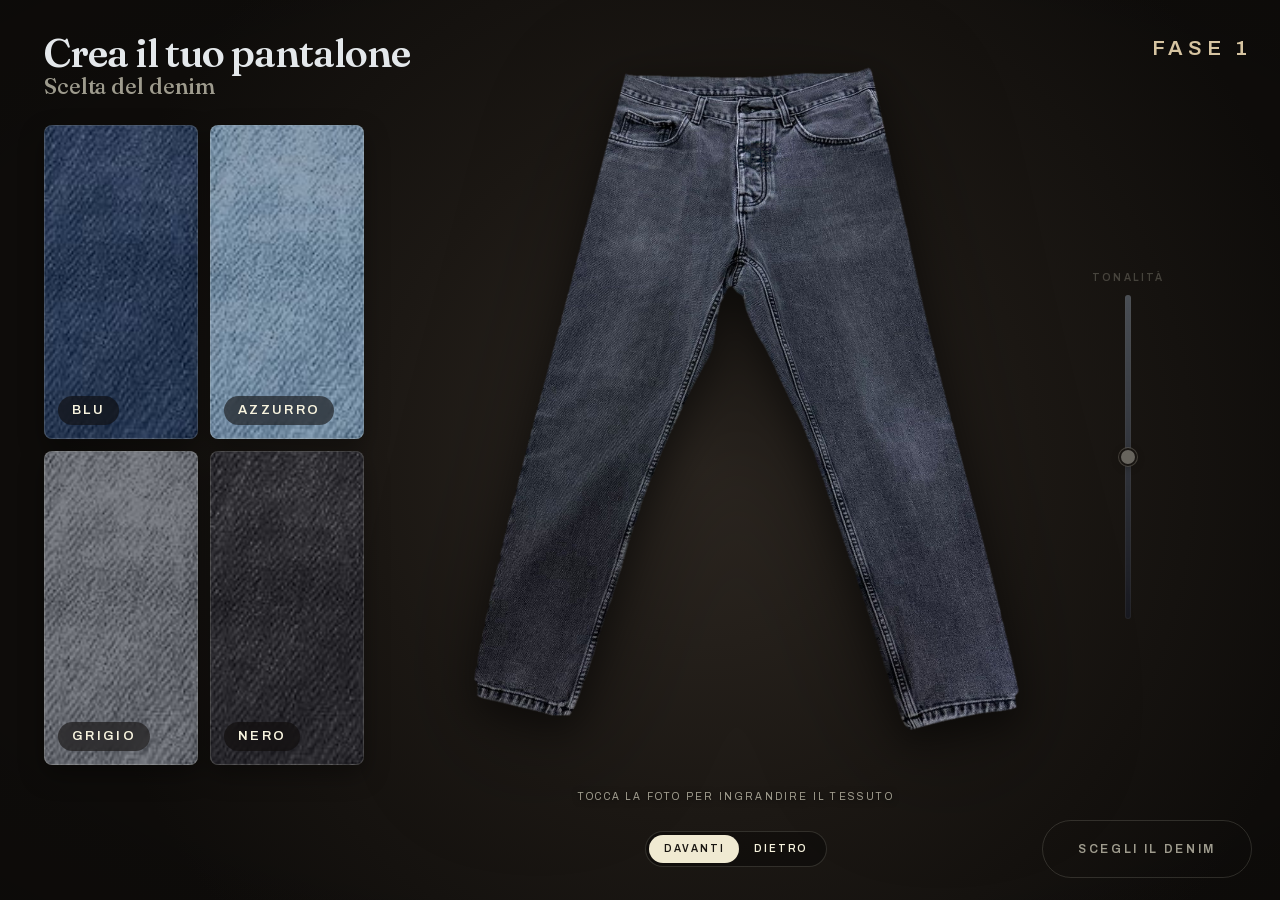
<file: index.html>
<!doctype html>
<html class="js" lang="it">
<head>
<meta charset="utf-8">
<meta name="viewport" content="width=device-width, initial-scale=1, viewport-fit=cover">
<title>S'N'G · Crea il tuo pantalone</title>
<meta name="description" content="Configuratore Silk'n'Grit: scegli denim, seta e ricamo. Funziona anche senza internet.">
<meta name="theme-color" content="#0b0907">
<meta name="apple-mobile-web-app-capable" content="yes">
<meta name="mobile-web-app-capable" content="yes">
<meta name="apple-mobile-web-app-status-bar-style" content="black">
<meta name="apple-mobile-web-app-title" content="S'N'G Custom">
<link rel="manifest" href="manifest.webmanifest">
<script>/* strumento "Inquadra la seta" sempre attivo nell'app offline */try{localStorage.setItem('sng-inquadra','1')}catch(e){}</script>
<link rel="icon" href="icons/icon-192.png">
<link rel="apple-touch-icon" href="icons/apple-touch-icon.png">
<style data-shopify>
      
      
      
      
      @font-face {
  font-family: Amiri;
  font-weight: 400;
  font-style: normal;
  font-display: swap;
  src: url("a/amiri_n4.fee8c3379b68ea3b9c7241a63b8a252071faad52.woff2") format("woff2"),
       url("a/amiri_n4.94cde4e18ec8ae53bf8f7240b84e1f76ce23772d.woff") format("woff");
}


      
        :root,
        .color-scheme-1 {
          --color-background: 199,201,197;
        
          --gradient-background: linear-gradient(310deg, rgba(216, 217, 216, 1) 15%, rgba(25, 29, 29, 1) 73%);
        

        

        --color-foreground: 228,232,235;
        --color-background-contrast: 135,140,131;
        --color-shadow: 18,18,18;
        --color-button: 18,18,18;
        --color-button-text: 255,255,255;
        --color-secondary-button: 199,201,197;
        --color-secondary-button-text: 18,18,18;
        --color-link: 18,18,18;
        --color-badge-foreground: 228,232,235;
        --color-badge-background: 199,201,197;
        --color-badge-border: 228,232,235;
        --payment-terms-background-color: rgb(199 201 197);
      }
      
        
        .color-scheme-2 {
          --color-background: 217,219,223;
        
          --gradient-background: linear-gradient(292deg, rgba(210, 213, 221, 1) 56%, rgba(17, 15, 9, 1) 100%);
        

        

        --color-foreground: 18,18,18;
        --color-background-contrast: 148,153,165;
        --color-shadow: 18,18,18;
        --color-button: 18,18,18;
        --color-button-text: 228,232,235;
        --color-secondary-button: 217,219,223;
        --color-secondary-button-text: 18,18,18;
        --color-link: 18,18,18;
        --color-badge-foreground: 18,18,18;
        --color-badge-background: 217,219,223;
        --color-badge-border: 18,18,18;
        --payment-terms-background-color: rgb(217 219 223);
      }
      
        
        .color-scheme-3 {
          --color-background: 0,0,0;
        
          --gradient-background: radial-gradient(rgba(201, 218, 216, 1), rgba(0, 0, 0, 1) 85%);
        

        

        --color-foreground: 255,255,255;
        --color-background-contrast: 128,128,128;
        --color-shadow: 0,0,0;
        --color-button: 0,0,0;
        --color-button-text: 206,211,220;
        --color-secondary-button: 0,0,0;
        --color-secondary-button-text: 206,211,220;
        --color-link: 206,211,220;
        --color-badge-foreground: 255,255,255;
        --color-badge-background: 0,0,0;
        --color-badge-border: 255,255,255;
        --payment-terms-background-color: rgb(0 0 0);
      }
      
        
        .color-scheme-4 {
          --color-background: 18,18,18;
        
          --gradient-background: radial-gradient(rgba(0, 0, 0, 1), rgba(247, 237, 198, 1) 77%);
        

        

        --color-foreground: 255,255,255;
        --color-background-contrast: 146,146,146;
        --color-shadow: 18,18,18;
        --color-button: 255,255,255;
        --color-button-text: 18,18,18;
        --color-secondary-button: 18,18,18;
        --color-secondary-button-text: 255,255,255;
        --color-link: 255,255,255;
        --color-badge-foreground: 255,255,255;
        --color-badge-background: 18,18,18;
        --color-badge-border: 255,255,255;
        --payment-terms-background-color: rgb(18 18 18);
      }
      
        
        .color-scheme-5 {
          --color-background: 16,12,9;
        
          --gradient-background: linear-gradient(0deg, rgba(17, 15, 9, 1) 46%, rgba(150, 163, 162, 1) 100%);
        

        

        --color-foreground: 255,255,255;
        --color-background-contrast: 172,135,108;
        --color-shadow: 18,18,18;
        --color-button: 255,255,255;
        --color-button-text: 51,79,180;
        --color-secondary-button: 16,12,9;
        --color-secondary-button-text: 255,255,255;
        --color-link: 255,255,255;
        --color-badge-foreground: 255,255,255;
        --color-badge-background: 16,12,9;
        --color-badge-border: 255,255,255;
        --payment-terms-background-color: rgb(16 12 9);
      }
      
        
        .color-scheme-4bc18586-d5d1-44a9-8925-5b22d6fe524c {
          --color-background: 234,220,194;
        
          --gradient-background: linear-gradient(107deg, rgba(243, 233, 214, 0.96) 14%, rgba(234, 220, 194, 1) 50%, rgba(214, 196, 161, 1) 85%);
        

        

        --color-foreground: 18,18,18;
        --color-background-contrast: 201,166,99;
        --color-shadow: 18,18,18;
        --color-button: 18,18,18;
        --color-button-text: 234,220,194;
        --color-secondary-button: 234,220,194;
        --color-secondary-button-text: 234,220,194;
        --color-link: 234,220,194;
        --color-badge-foreground: 18,18,18;
        --color-badge-background: 234,220,194;
        --color-badge-border: 18,18,18;
        --payment-terms-background-color: rgb(234 220 194);
      }
      
        
        .color-scheme-ac6dd18c-f2f0-435c-a89e-c8313ae89f21 {
          --color-background: 0,0,0;
        
          --gradient-background: linear-gradient(12deg, rgba(241, 230, 185, 1), rgba(218, 209, 174, 1) 3%, rgba(18, 18, 18, 1) 100%);
        

        

        --color-foreground: 18,18,18;
        --color-background-contrast: 128,128,128;
        --color-shadow: 18,18,18;
        --color-button: 18,18,18;
        --color-button-text: 255,255,255;
        --color-secondary-button: 0,0,0;
        --color-secondary-button-text: 18,18,18;
        --color-link: 18,18,18;
        --color-badge-foreground: 18,18,18;
        --color-badge-background: 0,0,0;
        --color-badge-border: 18,18,18;
        --payment-terms-background-color: rgb(0 0 0);
      }
      
        
        .color-scheme-622dda4a-4ec3-4bb1-967f-22f63d6add8f {
          --color-background: 52,53,55;
        
          --gradient-background: #343537;
        

        

        --color-foreground: 240,234,210;
        --color-background-contrast: 64,66,68;
        --color-shadow: 206,211,220;
        --color-button: 206,211,220;
        --color-button-text: 255,255,255;
        --color-secondary-button: 52,53,55;
        --color-secondary-button-text: 206,211,220;
        --color-link: 206,211,220;
        --color-badge-foreground: 240,234,210;
        --color-badge-background: 52,53,55;
        --color-badge-border: 240,234,210;
        --payment-terms-background-color: rgb(52 53 55);
      }
      
        
        .color-scheme-16e75b4d-bf74-40cc-ab19-c8775650fa32 {
          --color-background: 0,0,0;
        
          --gradient-background: linear-gradient(7deg, rgba(234, 220, 194, 0.78) 16%, rgba(0, 0, 0, 1) 72%, rgba(0, 0, 0, 1) 100%);
        

        

        --color-foreground: 240,234,210;
        --color-background-contrast: 128,128,128;
        --color-shadow: 18,18,18;
        --color-button: 0,0,0;
        --color-button-text: 255,255,255;
        --color-secondary-button: 0,0,0;
        --color-secondary-button-text: 18,18,18;
        --color-link: 18,18,18;
        --color-badge-foreground: 240,234,210;
        --color-badge-background: 0,0,0;
        --color-badge-border: 240,234,210;
        --payment-terms-background-color: rgb(0 0 0);
      }
      
        
        .color-scheme-27d1ce4c-7da9-47e3-804f-a4ac393bad7b {
          --color-background: 0,0,0;
        
          --gradient-background: #000000;
        

        

        --color-foreground: 206,211,220;
        --color-background-contrast: 128,128,128;
        --color-shadow: 18,18,18;
        --color-button: 0,0,0;
        --color-button-text: 255,255,255;
        --color-secondary-button: 0,0,0;
        --color-secondary-button-text: 18,18,18;
        --color-link: 18,18,18;
        --color-badge-foreground: 206,211,220;
        --color-badge-background: 0,0,0;
        --color-badge-border: 206,211,220;
        --payment-terms-background-color: rgb(0 0 0);
      }
      
        
        .color-scheme-5fcceee7-fd34-4f45-b6d5-816656cd92d9 {
          --color-background: 128,132,138;
        
          --gradient-background: linear-gradient(180deg, rgba(81, 83, 87, 1) 51%, rgba(0, 0, 0, 1) 100%);
        

        

        --color-foreground: 214,215,212;
        --color-background-contrast: 66,69,72;
        --color-shadow: 89,92,97;
        --color-button: 60,58,58;
        --color-button-text: 89,92,97;
        --color-secondary-button: 128,132,138;
        --color-secondary-button-text: 60,58,58;
        --color-link: 60,58,58;
        --color-badge-foreground: 214,215,212;
        --color-badge-background: 128,132,138;
        --color-badge-border: 214,215,212;
        --payment-terms-background-color: rgb(128 132 138);
      }
      
        
        .color-scheme-e08d8a8e-b925-4709-971e-619e6e9b0506 {
          --color-background: 206,211,220;
        
          --gradient-background: linear-gradient(180deg, rgba(24, 21, 17, 1) 75%, rgba(161, 175, 174, 1) 100%);
        

        

        --color-foreground: 0,0,0;
        --color-background-contrast: 132,144,167;
        --color-shadow: 18,18,18;
        --color-button: 0,0,0;
        --color-button-text: 255,255,255;
        --color-secondary-button: 206,211,220;
        --color-secondary-button-text: 18,18,18;
        --color-link: 18,18,18;
        --color-badge-foreground: 0,0,0;
        --color-badge-background: 206,211,220;
        --color-badge-border: 0,0,0;
        --payment-terms-background-color: rgb(206 211 220);
      }
      
        
        .color-scheme-7c29863f-0973-43ed-aec5-b2f76481e508 {
          --color-background: 89,92,97;
        
          --gradient-background: radial-gradient(rgba(206, 211, 220, 1), rgba(0, 0, 0, 1) 85%);
        

        

        --color-foreground: 0,0,0;
        --color-background-contrast: 28,29,31;
        --color-shadow: 214,215,212;
        --color-button: 206,211,220;
        --color-button-text: 206,211,220;
        --color-secondary-button: 89,92,97;
        --color-secondary-button-text: 206,211,220;
        --color-link: 206,211,220;
        --color-badge-foreground: 0,0,0;
        --color-badge-background: 89,92,97;
        --color-badge-border: 0,0,0;
        --payment-terms-background-color: rgb(89 92 97);
      }
      
        
        .color-scheme-12430817-89e9-42b2-ab7f-71fa07559604 {
          --color-background: 0,0,0;
        
          --gradient-background: linear-gradient(180deg, rgba(86, 88, 91, 1) 1%, rgba(0, 0, 0, 0.81) 100%);
        

        

        --color-foreground: 255,255,255;
        --color-background-contrast: 128,128,128;
        --color-shadow: 0,0,0;
        --color-button: 0,0,0;
        --color-button-text: 255,255,255;
        --color-secondary-button: 0,0,0;
        --color-secondary-button-text: 255,255,255;
        --color-link: 255,255,255;
        --color-badge-foreground: 255,255,255;
        --color-badge-background: 0,0,0;
        --color-badge-border: 255,255,255;
        --payment-terms-background-color: rgb(0 0 0);
      }
      
        
        .color-scheme-8603aee7-1e9f-4e35-b5ec-ac04bbe5846b {
          --color-background: 0,0,0;
        
          --gradient-background: linear-gradient(0deg, rgba(136, 140, 146, 1), rgba(26, 26, 27, 1) 46%);
        

        

        --color-foreground: 255,255,255;
        --color-background-contrast: 128,128,128;
        --color-shadow: 0,0,0;
        --color-button: 0,0,0;
        --color-button-text: 206,211,220;
        --color-secondary-button: 0,0,0;
        --color-secondary-button-text: 206,211,220;
        --color-link: 206,211,220;
        --color-badge-foreground: 255,255,255;
        --color-badge-background: 0,0,0;
        --color-badge-border: 255,255,255;
        --payment-terms-background-color: rgb(0 0 0);
      }
      
        
        .color-scheme-sng-grafite {
          --color-background: 27,29,33;
        
          --gradient-background: linear-gradient(90deg, rgba(6, 6, 7, 1) 0%, rgba(27, 29, 33, 1) 45%, rgba(81, 84, 89, 1) 100%);
        

        

        --color-foreground: 255,255,255;
        --color-background-contrast: 38,41,47;
        --color-shadow: 0,0,0;
        --color-button: 0,0,0;
        --color-button-text: 206,211,220;
        --color-secondary-button: 27,29,33;
        --color-secondary-button-text: 206,211,220;
        --color-link: 206,211,220;
        --color-badge-foreground: 255,255,255;
        --color-badge-background: 27,29,33;
        --color-badge-border: 255,255,255;
        --payment-terms-background-color: rgb(27 29 33);
      }
      
        
        .color-scheme-sng-caldo {
          --color-background: 34,27,20;
        
          --gradient-background: linear-gradient(90deg, rgba(7, 5, 4, 1) 0%, rgba(34, 27, 20, 1) 45%, rgba(93, 81, 63, 1) 100%);
        

        

        --color-foreground: 255,255,255;
        --color-background-contrast: 50,40,29;
        --color-shadow: 0,0,0;
        --color-button: 0,0,0;
        --color-button-text: 206,211,220;
        --color-secondary-button: 34,27,20;
        --color-secondary-button-text: 206,211,220;
        --color-link: 206,211,220;
        --color-badge-foreground: 255,255,255;
        --color-badge-background: 34,27,20;
        --color-badge-border: 255,255,255;
        --payment-terms-background-color: rgb(34 27 20);
      }
      
        
        .color-scheme-sng-salvia {
          --color-background: 23,30,25;
        
          --gradient-background: linear-gradient(90deg, rgba(4, 6, 5, 1) 0%, rgba(23, 30, 25, 1) 45%, rgba(80, 91, 78, 1) 100%);
        

        

        --color-foreground: 255,255,255;
        --color-background-contrast: 34,44,37;
        --color-shadow: 0,0,0;
        --color-button: 0,0,0;
        --color-button-text: 206,211,220;
        --color-secondary-button: 23,30,25;
        --color-secondary-button-text: 206,211,220;
        --color-link: 206,211,220;
        --color-badge-foreground: 255,255,255;
        --color-badge-background: 23,30,25;
        --color-badge-border: 255,255,255;
        --payment-terms-background-color: rgb(23 30 25);
      }
      
        
        .color-scheme-sng-notte {
          --color-background: 20,26,38;
        
          --gradient-background: linear-gradient(90deg, rgba(4, 6, 10, 1) 0%, rgba(20, 26, 38, 1) 45%, rgba(71, 81, 99, 1) 100%);
        

        

        --color-foreground: 255,255,255;
        --color-background-contrast: 126,146,187;
        --color-shadow: 0,0,0;
        --color-button: 0,0,0;
        --color-button-text: 206,211,220;
        --color-secondary-button: 20,26,38;
        --color-secondary-button-text: 206,211,220;
        --color-link: 206,211,220;
        --color-badge-foreground: 255,255,255;
        --color-badge-background: 20,26,38;
        --color-badge-border: 255,255,255;
        --payment-terms-background-color: rgb(20 26 38);
      }
      
        
        .color-scheme-sng-bordeaux {
          --color-background: 36,20,22;
        
          --gradient-background: linear-gradient(90deg, rgba(7, 4, 4, 1) 0%, rgba(36, 20, 22, 1) 45%, rgba(95, 71, 71, 1) 100%);
        

        

        --color-foreground: 255,255,255;
        --color-background-contrast: 184,127,134;
        --color-shadow: 0,0,0;
        --color-button: 0,0,0;
        --color-button-text: 206,211,220;
        --color-secondary-button: 36,20,22;
        --color-secondary-button-text: 206,211,220;
        --color-link: 206,211,220;
        --color-badge-foreground: 255,255,255;
        --color-badge-background: 36,20,22;
        --color-badge-border: 255,255,255;
        --payment-terms-background-color: rgb(36 20 22);
      }
      
        
        .color-scheme-sng-oliva {
          --color-background: 30,29,19;
        
          --gradient-background: linear-gradient(90deg, rgba(6, 6, 4, 1) 0%, rgba(30, 29, 19, 1) 45%, rgba(89, 87, 66, 1) 100%);
        

        

        --color-foreground: 255,255,255;
        --color-background-contrast: 46,44,29;
        --color-shadow: 0,0,0;
        --color-button: 0,0,0;
        --color-button-text: 206,211,220;
        --color-secondary-button: 30,29,19;
        --color-secondary-button-text: 206,211,220;
        --color-link: 206,211,220;
        --color-badge-foreground: 255,255,255;
        --color-badge-background: 30,29,19;
        --color-badge-border: 255,255,255;
        --payment-terms-background-color: rgb(30 29 19);
      }
      

      body, .color-scheme-1, .color-scheme-2, .color-scheme-3, .color-scheme-4, .color-scheme-5, .color-scheme-4bc18586-d5d1-44a9-8925-5b22d6fe524c, .color-scheme-ac6dd18c-f2f0-435c-a89e-c8313ae89f21, .color-scheme-622dda4a-4ec3-4bb1-967f-22f63d6add8f, .color-scheme-16e75b4d-bf74-40cc-ab19-c8775650fa32, .color-scheme-27d1ce4c-7da9-47e3-804f-a4ac393bad7b, .color-scheme-5fcceee7-fd34-4f45-b6d5-816656cd92d9, .color-scheme-e08d8a8e-b925-4709-971e-619e6e9b0506, .color-scheme-7c29863f-0973-43ed-aec5-b2f76481e508, .color-scheme-12430817-89e9-42b2-ab7f-71fa07559604, .color-scheme-8603aee7-1e9f-4e35-b5ec-ac04bbe5846b, .color-scheme-sng-grafite, .color-scheme-sng-caldo, .color-scheme-sng-salvia, .color-scheme-sng-notte, .color-scheme-sng-bordeaux, .color-scheme-sng-oliva {
        color: rgba(var(--color-foreground), 0.75);
        background-color: rgb(var(--color-background));
      }

      :root {
        --font-body-family: "New York", Iowan Old Style, Apple Garamond, Baskerville, Times New Roman, Droid Serif, Times, Source Serif Pro, serif, Apple Color Emoji, Segoe UI Emoji, Segoe UI Symbol;
        --font-body-style: normal;
        --font-body-weight: 400;
        --font-body-weight-bold: 700;

        --font-heading-family: Amiri, serif;
        --font-heading-style: normal;
        --font-heading-weight: 400;

        --font-body-scale: 1.0;
        --font-heading-scale: 1.0;

        --media-padding: px;
        --media-border-opacity: 0.05;
        --media-border-width: 1px;
        --media-radius: 0px;
        --media-shadow-opacity: 0.0;
        --media-shadow-horizontal-offset: 0px;
        --media-shadow-vertical-offset: 4px;
        --media-shadow-blur-radius: 5px;
        --media-shadow-visible: 0;

        --page-width: 110rem;
        --page-width-margin: 0rem;

        --product-card-image-padding: 0.0rem;
        --product-card-corner-radius: 0.0rem;
        --product-card-text-alignment: left;
        --product-card-border-width: 0.0rem;
        --product-card-border-opacity: 0.1;
        --product-card-shadow-opacity: 0.0;
        --product-card-shadow-visible: 0;
        --product-card-shadow-horizontal-offset: 0.0rem;
        --product-card-shadow-vertical-offset: 0.4rem;
        --product-card-shadow-blur-radius: 0.5rem;

        --collection-card-image-padding: 0.0rem;
        --collection-card-corner-radius: 0.0rem;
        --collection-card-text-alignment: left;
        --collection-card-border-width: 0.0rem;
        --collection-card-border-opacity: 0.1;
        --collection-card-shadow-opacity: 0.0;
        --collection-card-shadow-visible: 0;
        --collection-card-shadow-horizontal-offset: 0.0rem;
        --collection-card-shadow-vertical-offset: 0.4rem;
        --collection-card-shadow-blur-radius: 0.5rem;

        --blog-card-image-padding: 0.0rem;
        --blog-card-corner-radius: 0.0rem;
        --blog-card-text-alignment: left;
        --blog-card-border-width: 0.0rem;
        --blog-card-border-opacity: 0.1;
        --blog-card-shadow-opacity: 0.0;
        --blog-card-shadow-visible: 0;
        --blog-card-shadow-horizontal-offset: 0.0rem;
        --blog-card-shadow-vertical-offset: 0.4rem;
        --blog-card-shadow-blur-radius: 0.5rem;

        --badge-corner-radius: 4.0rem;

        --popup-border-width: 1px;
        --popup-border-opacity: 0.1;
        --popup-corner-radius: 0px;
        --popup-shadow-opacity: 0.05;
        --popup-shadow-horizontal-offset: 0px;
        --popup-shadow-vertical-offset: 4px;
        --popup-shadow-blur-radius: 5px;

        --drawer-border-width: 1px;
        --drawer-border-opacity: 0.1;
        --drawer-shadow-opacity: 0.0;
        --drawer-shadow-horizontal-offset: 0px;
        --drawer-shadow-vertical-offset: 4px;
        --drawer-shadow-blur-radius: 5px;

        --spacing-sections-desktop: 0px;
        --spacing-sections-mobile: 0px;

        --grid-desktop-vertical-spacing: 8px;
        --grid-desktop-horizontal-spacing: 8px;
        --grid-mobile-vertical-spacing: 4px;
        --grid-mobile-horizontal-spacing: 4px;

        --text-boxes-border-opacity: 0.1;
        --text-boxes-border-width: 0px;
        --text-boxes-radius: 0px;
        --text-boxes-shadow-opacity: 0.0;
        --text-boxes-shadow-visible: 0;
        --text-boxes-shadow-horizontal-offset: 0px;
        --text-boxes-shadow-vertical-offset: 4px;
        --text-boxes-shadow-blur-radius: 5px;

        --buttons-radius: 0px;
        --buttons-radius-outset: 0px;
        --buttons-border-width: 1px;
        --buttons-border-opacity: 1.0;
        --buttons-shadow-opacity: 0.0;
        --buttons-shadow-visible: 0;
        --buttons-shadow-horizontal-offset: 0px;
        --buttons-shadow-vertical-offset: 4px;
        --buttons-shadow-blur-radius: 5px;
        --buttons-border-offset: 0px;

        --inputs-radius: 0px;
        --inputs-border-width: 1px;
        --inputs-border-opacity: 0.55;
        --inputs-shadow-opacity: 0.0;
        --inputs-shadow-horizontal-offset: 0px;
        --inputs-margin-offset: 0px;
        --inputs-shadow-vertical-offset: 4px;
        --inputs-shadow-blur-radius: 5px;
        --inputs-radius-outset: 0px;

        --variant-pills-radius: 40px;
        --variant-pills-border-width: 1px;
        --variant-pills-border-opacity: 0.55;
        --variant-pills-shadow-opacity: 0.0;
        --variant-pills-shadow-horizontal-offset: 0px;
        --variant-pills-shadow-vertical-offset: 4px;
        --variant-pills-shadow-blur-radius: 5px;
      }

      *,
      *::before,
      *::after {
        box-sizing: inherit;
      }

      html {
        box-sizing: border-box;
        font-size: calc(var(--font-body-scale) * 62.5%);
        height: 100%;
      }

      body {
        display: flex;
        flex-direction: column;
        min-height: 100%;
        margin: 0;
        font-size: 1.5rem;
        letter-spacing: 0.06rem;
        line-height: calc(1 + 0.8 / var(--font-body-scale));
        font-family: var(--font-body-family);
        font-style: var(--font-body-style);
        font-weight: var(--font-body-weight);
      }

      @media screen and (min-width: 750px) {
        body {
          font-size: 1.6rem;
        }
      }
    </style>
<link rel="stylesheet" href="a/base.css">
<link rel="stylesheet" href="a/sng-tokens.css">
<link rel="stylesheet" href="fonts/fonts.css">
<style>
/* Versione offline: solo visualizzazione */
html, body { margin: 0; background: #0b0907; }
html .cfg-avviso, html .cfg__back { display: none !important; }
.off-update { position: fixed; left: 50%; top: calc(14px + env(safe-area-inset-top)); transform: translateX(-50%); z-index: 1000;
  display: flex; align-items: center; gap: 14px; padding: 10px 10px 10px 18px; border-radius: 99px;
  background: rgba(20,17,13,.94); border: 1px solid rgba(247,243,222,.18); color: #f7f3de; box-shadow: 0 10px 30px rgba(0,0,0,.45);
  font: 500 13px/1.2 Archivo, system-ui, sans-serif; white-space: nowrap; }
.off-update[hidden] { display: none; }
.off-update button { border: 0; border-radius: 99px; padding: 9px 16px; background: #f0ead2; color: #181511; cursor: pointer;
  font: 600 11px/1 Archivo, sans-serif; letter-spacing: .14em; text-transform: uppercase; }
/* "Inquadra la seta": niente istruzioni per Shopify nell'app offline */
html .sng-crop__help, html .sng-crop__code, html .sng-crop [data-copy] { display: none !important; }
/* iPad vecchi (Safari < 15): niente aspect-ratio -> riquadri delle sete e dei denim con altezza da padding */
@supports not (aspect-ratio: 1) {
  html .silk__chip { height: 0 !important; padding-bottom: 75%; }
}
/* Anteprima "Invia il tuo pantalone": i tasti di invio si vedono ma non inviano */
html .cfg-share__hint.off-demo { color: #dcc07c; }

</style>
</head>
<body class="gradient sng-offline">
<main id="MainContent" class="content-for-layout" role="main">
      <section id="shopify-section-template--33186276606297__configuratore" class="shopify-section sngx-configuratore"><link href="sng-cfg.css" rel="stylesheet" type="text/css" media="all" />
<style>
  .cfg[hidden] { display: none !important; }
  /* freccetta per tornare alla pagina di prima, come quella di "< Collections" ma senza scritta */
  .cfg__back { display: inline-flex; align-items: center; justify-content: center; width: 30px; height: 44px; margin: -12px 4px -12px -8px; vertical-align: middle;
    color: #F7F3DE; opacity: .7; text-decoration: none; transition: opacity .3s ease; }
  .cfg__back:hover, .cfg__back:focus-visible { opacity: 1; }
  .cfg__back svg { width: 22px; height: 22px; fill: none; stroke: currentColor; stroke-width: 1.8; stroke-linecap: round; stroke-linejoin: round; transition: transform .3s ease; }
  .cfg__back:hover svg { transform: translateX(-3px); }

  /* Telefono: tutto in una schermata. In alto il titolo, al centro la foto intera, sotto un pannello di vetro
     con un passaggio alla volta (Colore · Tonalità · Seta). Il pannello sta sotto la foto, non sopra:
     mentre si sceglie il pantalone resta sempre tutto visibile.
     Su computer e iPad orizzontale il pannello sta a sinistra (sng-cfg.css). */
  .side__note--short { display: none; }
  .side__note a { color: inherit; text-decoration: underline; text-underline-offset: 2px; }
  @media (max-width: 899px) {
    .cfg { height: calc(100vh - var(--cfg-top, 64px)); height: calc(100svh - var(--cfg-top, 64px)); min-height: 520px;
      grid-template-rows: auto minmax(0, 1fr) auto; grid-template-areas: "head" "photo" "sheet"; -webkit-tap-highlight-color: transparent; }
    .cfg button { -webkit-tap-highlight-color: transparent; touch-action: manipulation; }

    /* testata in due righe: il titolo, poi Davanti/Dietro a destra */
    .cfg__head { display: grid; grid-template-columns: minmax(0, 1fr) auto; align-items: center; column-gap: 12px; row-gap: 6px; padding: 10px 16px 0; }
    .cfg__head > div:first-child { display: contents; }
    .cfg__eyebrow { display: none; }
    .cfg__title { grid-column: 1 / -1; font-size: 22px; letter-spacing: -.015em; white-space: nowrap; }
    .cfg__views { grid-column: 2; grid-row: 2; display: flex; flex-wrap: nowrap; width: max-content; }
    .cfg__views button { flex: none; white-space: nowrap; }
    .cfg__views { gap: 0; padding: 3px; border-radius: 99px; background: rgba(0,0,0,.32); border: 1px solid rgba(247,243,222,.12);
      box-shadow: inset 0 1px 0 rgba(255,255,255,.06); }
    .cfg__views button { border: 0; border-radius: 99px; background: transparent; padding: 8px 13px; font-size: 10px; letter-spacing: .12em; transition: background-color .2s, color .2s; }
    .cfg__views button[aria-pressed="true"] { background: var(--btn); color: var(--btn-text); }

    /* La foto ha tutto lo spazio tra il titolo e il pannello: il pantalone si vede sempre intero */
    .cfg__stage { grid-area: auto; grid-row: 2; grid-column: 1; }
    .cfg__photo { top:22px;right:8px;bottom:8px;left:8px;inset:22px 8px 8px; }
    .cfg__hint { top: 4px; bottom: auto; font-size: 10px; letter-spacing: .16em; }

    .cfg__sheet { display: block; grid-row: 3; grid-column: 1; position: relative; z-index: 4; isolation: isolate;
      margin: 0 10px max(10px, env(safe-area-inset-bottom)); padding: 5px 5px 6px; border-radius: 26px;
      background: linear-gradient(180deg, rgba(58,50,42,.26) 0%, rgba(22,19,15,.5) 55%);
      -webkit-backdrop-filter: blur(16px) saturate(180%); backdrop-filter: blur(16px) saturate(180%);
      border: 1px solid rgba(247,243,222,.14);
      box-shadow: inset 0 1px 0 rgba(255,255,255,.24), inset 0 -1px 0 rgba(255,255,255,.05), 0 24px 60px rgba(0,0,0,.55), 0 2px 8px rgba(0,0,0,.3); }
    /* riflesso del vetro in alto */
    .cfg__sheet::before { content: ''; position: absolute; top:0;right:0;bottom:0;left:0;inset:0; z-index: -1; border-radius: inherit; pointer-events: none;
      background: radial-gradient(120% 60% at 20% 0%, rgba(255,255,255,.10), transparent 60%); }

    .cfg__tabs { display: grid; grid-template-columns: repeat(3, minmax(0, 1fr)); gap: 2px; padding: 3px; border-radius: 22px; background: rgba(0,0,0,.28); }
    .cfg__tab { min-width: 0; min-height: 46px; padding: 6px 8px; border: 0; border-radius: 19px; background: transparent; color: var(--muted); font: inherit; cursor: pointer;
      display: flex; flex-direction: column; align-items: center; justify-content: center; gap: 3px; transition: background-color .22s ease, color .22s ease, transform .16s ease; }
    .cfg__tab:active { transform: scale(.97); }
    .cfg__tab-n { font: 600 11px/1 Archivo, sans-serif; letter-spacing: .12em; text-transform: uppercase; }
    .cfg__tab-n b { color: var(--accent); font-weight: 600; margin-right: 4px; }
    .cfg__tab-v { max-width: 100%; overflow: hidden; text-overflow: ellipsis; white-space: nowrap; font-size: 13px; line-height: 1.2; color: var(--text); opacity: .7; }
    .cfg__tab[aria-selected="true"] { background: rgba(247,243,222,.15); color: var(--text); box-shadow: inset 0 1px 0 rgba(255,255,255,.18), 0 1px 4px rgba(0,0,0,.25); }
    .cfg__tab[aria-selected="true"] .cfg__tab-v { opacity: 1; }
    .cfg__tab:focus-visible { outline: 2px solid var(--accent); outline-offset: 1px; }

    /* Un passaggio alla volta, tutti della stessa altezza (la foto non salta) */
    .cfg__sheet .side { display: none; height: 118px; padding: 10px 10px 4px; flex-direction: column; justify-content: center; }
    .cfg__sheet[data-step="denim"] .side--fam, .cfg__sheet[data-step="denim"] .side--shade, .cfg__sheet[data-step="ins"] .side--ins, .cfg__sheet[data-step="emb"] .side--emb { display: flex; }
    .cfg__sheet .side__label { position: absolute; width: 1px; height: 1px; overflow: hidden; clip: rect(0 0 0 0); margin: 0; }

    .families { gap: 8px; }
    .fam { gap: 8px; }
    .fam:active .fam__chip { transform: scale(.95); }
    .fam__chip { width: min(54px, 100%); outline-width: 2px; }
    .fam__name { font-size: 12px; letter-spacing: .1em; }

    .side__note { margin: 0 0 10px; font-size: 12px; line-height: 1.35; color: var(--muted); text-align: center; }
    /* Seta: sul telefono solo la frase corta, sotto le sete */
    .side--ins .side__note { display: none; }
    .side--ins .side__note--short { display: block; order: 2; margin: 6px 0 0; font-size: 11px; text-align: left; white-space: nowrap; overflow: hidden; text-overflow: ellipsis; }
    .tone__preview, .tone__ends { display: none; }
    .tone__track { padding-bottom: 30px; }
    .tone input[type=range] { height: 30px; border-radius: 99px; border-color: rgba(247,243,222,.18); box-shadow: inset 0 1px 3px rgba(0,0,0,.35); }
    .tone input[type=range]::-webkit-slider-thumb { width: 34px; height: 34px; background: #fbf8ec; border: 0; box-shadow: 0 0 0 .5px rgba(0,0,0,.2), 0 3px 10px rgba(0,0,0,.45), 0 1px 2px rgba(0,0,0,.3); }
    .tone input[type=range]::-moz-range-thumb { width: 34px; height: 34px; background: #fbf8ec; border: 0; }
    .tone__stops { left: 17px; right: 17px; top: 38px; }
    .tone__stop { font-size: 12px; padding: 0 4px 6px; color: var(--muted); }
    .tone__stop::before { height: 6px; margin-bottom: 3px; }
    .tone__stop:first-child { left: -17px !important; } .tone__stop:first-child::before { margin-left: 17px; }
    .tone__stop:last-child { right: -17px; } .tone__stop:last-child::before { margin-right: 17px; }
    .tone__stop[aria-current="true"] { color: var(--text); font-weight: 600; }

    .silks { gap: 10px; margin: 0 -10px; padding: 4px 10px 4px; scroll-snap-type: x mandatory; scroll-padding: 0 10px; scrollbar-width: none; -webkit-overflow-scrolling: touch; overscroll-behavior-x: contain; }
    .silks::-webkit-scrollbar { display: none; }
    .silk { width: 74px; scroll-snap-align: start; }
    .silk:active .silk__chip { transform: scale(.96); }
    .silk__chip { width: 74px; height: 48px; border-radius: 12px; transition: outline-color .2s, transform .16s ease; }
    .silk__name { margin-top: 5px; font-size: 12px; overflow: hidden; text-overflow: ellipsis; white-space: nowrap; }
    .silk__left { margin-top: 1px; font-size: 9px; letter-spacing: .08em; }

    /* sul telefono il riepilogo si legge già nelle schede, quindi la barra in fondo non serve */
    .cfg__sheet .cfg__foot { display: none; }
  }
  /* Computer e iPad orizzontale: la disposizione (pannello a sinistra, pantalone grande a destra) è in sng-cfg.css */
  /* Sete sul computer: sono una griglia che scorre in su e giù dentro il pannello. La regola del telefono in
     sngx-capsule-ritocchi (scorrono solo in orizzontale) vale anche qui e bloccava la rotellina dopo la terza fila. */
  @media (min-width: 900px) {
    .cfg .silks { overflow: visible !important; overscroll-behavior: auto !important; touch-action: auto !important; scroll-snap-type: none !important; }
  }
  @media (max-width: 899px) and (prefers-reduced-transparency: reduce) {
    .cfg__sheet { background: #1d1914; -webkit-backdrop-filter: none; backdrop-filter: none; }
  }
  @media (max-width: 899px) and (prefers-reduced-motion: reduce) {
    .cfg__tab, .silk__chip, .fam__chip { transition: none; }
  }
</style>
<style>
  /* Tasti in basso: Fase precedente sempre a sinistra, la fase successiva sempre a destra.
     Nella fase 3, a destra, il tasto grande "Salva e inviaci il tuo pantalone" (apre la schermata con l'immagine). */
  .cfg__nav { justify-content: space-between; }
  .cfg__nav .cfg__next, .cfg__nav .cfg-send { margin-left: auto; }
  .cfg-send { display: none; position: relative; overflow: hidden; flex-direction: column; align-items: flex-start; justify-content: center; gap: 4px;
    min-height: 66px; padding: 10px 58px 10px 24px; border: 1px solid #f3dfa6; border-radius: 99px; text-align: left; cursor: pointer;
    background: linear-gradient(135deg, #b8913f 0%, #e9cf8e 45%, #c9a24e 100%); color: #1a130c;
    box-shadow: 0 10px 28px rgba(184,146,63,.35), inset 0 1px 0 rgba(255,250,230,.6); -webkit-tap-highlight-color: transparent;
    transition: transform .2s ease, box-shadow .2s ease; animation: cfgSaveIn .35s ease both; }
  .cfg-send::after { content: ''; position: absolute; top:0;right:0;bottom:0;left:0;inset:0; pointer-events: none; background: linear-gradient(110deg, transparent 35%, rgba(255,255,255,.5) 50%, transparent 65%);
    transform: translateX(-120%); animation: cfgSendShine 3.5s ease-in-out 1s infinite; }
  @keyframes cfgSendShine { 0% { transform: translateX(-120%); } 30%, 100% { transform: translateX(120%); } }
  .cfg-send:hover { transform: translateY(-2px); box-shadow: 0 14px 34px rgba(184,146,63,.5), inset 0 1px 0 rgba(255,250,230,.6); }
  .cfg-send:active { transform: scale(.98); }
  .cfg-send:focus-visible { outline: 2px solid #f7f3de; outline-offset: 3px; }
  .cfg-send[aria-busy="true"] { opacity: .7; pointer-events: none; }
  .cfg-send__t { font: 700 13px/1.15 Archivo, sans-serif; letter-spacing: .14em; text-transform: uppercase; }
  .cfg-send__s { font: 500 13px/1.2 Fraunces, Georgia, serif; opacity: .8; }
  .cfg-send__ico { position: absolute; right: 22px; top: 50%; width: 20px; height: 20px; margin-top: -10px; fill: none; stroke: currentColor; stroke-width: 1.7; stroke-linecap: round; stroke-linejoin: round; }
  .cfg__sheet[data-step="emb"] .cfg-send { display: inline-flex; }
  /* fase 3: la foto si avvicina al ricamo ma resta nel suo riquadro, senza coprire le scritte sopra */
  .cfg__photo.is-emb-zoom { overflow: hidden; cursor: default; }

  /* Ricamo, colore delle scritte: i due fili si toccano per sceglierli, sotto la cartella dei colori */
  .emb__thread { display: inline-flex; align-items: center; gap: 7px; padding: 4px 11px 4px 4px; border: 1px solid transparent; border-radius: 99px;
    background: none; color: var(--text); font: inherit; font-size: 12px; white-space: nowrap; cursor: pointer; -webkit-tap-highlight-color: transparent; transition: background-color .2s, border-color .2s; }
  .emb__thread[aria-pressed="true"] { border-color: rgba(247,243,222,.45); background: rgba(247,243,222,.08); }
  .emb__thread:focus-visible { outline: 2px solid var(--accent); outline-offset: 2px; }
  .emb__palette { display: flex; align-items: center; gap: 8px; max-width: 100%; overflow-x: auto; padding: 4px 3px; scrollbar-width: none; overscroll-behavior-x: contain; transition: opacity .25s ease; }
  .emb__palette::-webkit-scrollbar { display: none; }
  .emb--off .emb__palette, .emb--off .emb__reset { opacity: .3; pointer-events: none; }
  .emb__sw { position: relative; flex: none; width: 38px; height: 38px; padding: 0; border: 1px solid rgba(247,243,222,.25); border-radius: 50%; background: var(--c); cursor: pointer;
    outline: 2px solid transparent; outline-offset: 2px; box-shadow: inset 0 1px 2px rgba(255,255,255,.3), inset 0 -2px 3px rgba(0,0,0,.3); transition: outline-color .2s, transform .16s ease; }
  .emb__sw:hover { transform: scale(1.08); }
  .emb__sw[aria-pressed="true"] { outline-color: var(--text); }
  .emb__sw:focus-visible { outline-color: var(--accent); }
  .emb__sw--any { overflow: hidden; background: conic-gradient(#e84a4a, #e8c84a, #5ec46a, #4ac4e8, #5a5ae8, #d84ae8, #e84a4a); }
  .emb__sw--any::after { content: '+'; position: absolute; top:0;right:0;bottom:0;left:0;inset:0; display: flex; align-items: center; justify-content: center; color: #fff; font: 600 20px/1 Archivo, sans-serif; text-shadow: 0 1px 3px rgba(0,0,0,.6); pointer-events: none; }
  .emb__sw--any input { position: absolute; top:0;right:0;bottom:0;left:0;inset:0; width: 100%; height: 100%; padding: 0; border: 0; opacity: 0; cursor: pointer; }
  .emb__sep { flex: none; width: 1px; height: 26px; background: rgba(247,243,222,.2); }
  .emb__reset { align-self: flex-start; padding: 2px 0; border: 0; background: none; color: var(--muted); font: 400 11px/1.3 Archivo, sans-serif; text-decoration: underline; text-underline-offset: 2px; cursor: pointer; }
  .emb__reset[hidden] { display: none; }

  /* Colori e font, uguali in tutto il configuratore: titoli in Fraunces, tutto il resto in Archivo;
     testo chiaro (--text), secondario (--muted) e un solo colore d'accento, l'oro del tasto finale (--accent).
     Nel tema chiaro (il sole) le stesse variabili le cambia sngx-sole. */
  .cfg { --accent: #dcc07c; }
  .tone__label { font: 600 10px/1 Archivo, sans-serif; letter-spacing: .22em; text-transform: uppercase; color: var(--muted); }

  /* Computer: a sinistra il titolo con sotto la fase e le scelte; al centro il pantalone con Davanti/Dietro sotto;
     a destra "Fase N" in alto e la tonalità; in basso Fase precedente a sinistra e la fase successiva a destra.
     Il riepilogo (Modello, Colore, Tonalità…) non c'è più. */
  @media (min-width: 900px) {
    .cfg { grid-template-rows: auto auto minmax(0, 1fr) auto; grid-template-areas: "head photo phase" "sub photo tone" "left photo tone" "nav nav nav"; }
    .cfg__stage { grid-row: 1 / 4; }
    .cfg__sheet .cfg__foot { display: none; }
    .cfg__head { display: contents; }
    .cfg__head > div:first-child { grid-area: head; padding: 34px 20px 4px 44px; }
    .cfg__title { position: relative; z-index: 3; white-space: nowrap; font-size: clamp(34px, 3.1vw, 54px); }
    /* Davanti/Dietro sotto il pantalone, al centro */
    .cfg__views { position: relative; top: auto; right: auto; grid-column: 2; grid-row: 4; justify-self: center; align-self: center; z-index: 4; margin-bottom: 18px; }
    /* la fase: il nome sotto il titolo, "Fase N" in alto a destra */
    .cfg__phase { display: contents; }
    .cfg__phase-n { grid-area: phase; justify-self: end; align-self: start; text-align: right; padding: 38px 28px 0 0; position: relative; z-index: 2;
      font: 600 clamp(18px, 1.6vw, 26px)/1 Archivo, sans-serif; letter-spacing: .24em; text-transform: uppercase; color: var(--accent); }
    .cfg__phase-t { grid-area: sub; align-self: start; justify-self: start; text-align: left; padding: 0 20px 22px 44px; position: relative; z-index: 3; white-space: nowrap;
      font: 500 clamp(20px, 1.7vw, 28px)/1.1 Fraunces, Georgia, serif; letter-spacing: -.005em; color: var(--muted); }
    .side--fam, .side--ins, .side--emb { grid-row: 3; }
    /* cinque colori di denim: due per riga, il Bianco da solo in fondo, largo */
    .families { grid-template-rows: none; grid-auto-rows: minmax(0, 1fr); gap: 12px; }
    .fam:nth-child(odd):last-child { grid-column: 1 / -1; }
    /* colori dei fili grandi e tutti in vista, anche su più righe */
    .emb__palette { flex-wrap: wrap; overflow: visible; gap: 12px; padding: 6px 4px; }
    /* "Ricamo da vicino · tocca per uscire" resta leggibile sopra la foto ingrandita */
    .cfg__hint { z-index: 4; text-shadow: 0 1px 6px rgba(0,0,0,.8); }
    .cfg__nav { grid-area: nav; flex-direction: row; align-items: center; justify-self: stretch; width: auto; gap: 16px; padding: 4px 28px 22px 44px !important; }
    .cfg__nav .cfg__next, .cfg__nav .cfg__prev { min-width: 210px; }
    .cfg-send { min-width: 380px; }
    /* tonalità: la scritta sopra, poi una linea sottile con un pallino piccolo */
    .side--shade { grid-row: 2 / 4; }
    .tone__row { gap: 12px; }
    .tone__track { width: 24px; height: clamp(200px, 36vh, 340px); }
    .tone input[type=range] { width: 6px; border: 0; box-shadow: inset 0 0 0 1px rgba(247,243,222,.16); }
    .tone input[type=range]::-webkit-slider-thumb { width: 18px; height: 18px; background: #fbf8ec; border: 2px solid #1c1814;
      box-shadow: 0 0 0 1px rgba(247,243,222,.55), 0 2px 8px rgba(0,0,0,.5); transition: transform .15s ease; }
    .tone input[type=range]::-moz-range-thumb { width: 14px; height: 14px; background: #fbf8ec; border: 2px solid #1c1814; box-shadow: 0 0 0 1px rgba(247,243,222,.55), 0 2px 8px rgba(0,0,0,.5); }
    .tone input[type=range]:hover::-webkit-slider-thumb { transform: scale(1.12); }
  }
  @media (min-width: 900px) and (max-width: 1180px) {
    .cfg__nav { padding-left: 32px !important; }
    .cfg__head > div:first-child, .cfg__phase-t { padding-left: 32px; }
    .cfg__phase-n { padding-right: 20px; }
    .cfg__nav .cfg__next, .cfg__nav .cfg__prev { min-width: 0; }
    .cfg-send { min-width: 0; }
  }

  @media (max-width: 899px) {
    /* Telefono: i tasti in una riga sotto il pannello, con gli stessi posti */
    .cfg__sheet .cfg__nav { display: flex; align-items: center; gap: 8px; padding: 6px 2px 1px; }
    .cfg__next, .cfg__prev { display: none; align-items: center; justify-content: center; gap: 8px; min-height: 40px; padding: 0 16px; border-radius: 99px;
      font: 600 10px/1 Archivo, sans-serif; letter-spacing: .12em; text-transform: uppercase; white-space: nowrap; cursor: pointer; }
    .cfg__next { border: 1px solid var(--btn); background: var(--btn); color: var(--btn-text); }
    .cfg__next:disabled { background: transparent; color: var(--muted); border-color: var(--line); }
    .cfg__next:disabled .cfg__next-go, .cfg__next:disabled .cfg__next-arrow, .cfg__next:not(:disabled) .cfg__next-wait { display: none; }
    .cfg__next[data-for="denim"]:not(:disabled) { color: #fff8e6; border-color: rgba(247,243,222,.55); text-shadow: 0 1px 6px rgba(0,0,0,.7);
      background: linear-gradient(180deg, rgba(10,8,6,.18), rgba(10,8,6,.5)), var(--silk, none) center / cover, #3b4a66; }
    .cfg__prev { border: 1px solid rgba(247,243,222,.35); background: rgba(11,9,7,.35); color: var(--text); }
    .cfg__sheet[data-step="denim"] .cfg__next[data-for="denim"], .cfg__sheet[data-step="ins"] .cfg__next[data-for="ins"],
    .cfg__sheet[data-step="ins"] .cfg__prev[data-for="ins"], .cfg__sheet[data-step="emb"] .cfg__prev[data-for="emb"] { display: inline-flex; }
    /* fase 3: Fase precedente diventa solo la freccia, così il tasto grande ha tutto lo spazio */
    .cfg__prev[data-for="emb"] { flex: none; width: 44px; height: 44px; padding: 0; font-size: 0; letter-spacing: 0; }
    .cfg__prev[data-for="emb"] span { font-size: 17px; }
    /* Ricamo: interruttore, i due fili e la cartella dei colori (la nota non ci sta) */
    .cfg__sheet .side--emb { height: 140px !important; }
    .cfg__sheet .side--emb .emb { gap: 6px; }
    .cfg__sheet .side--emb .emb__note { display: none; }
    .emb__thread { font-size: 11px; padding: 3px 9px 3px 3px; gap: 5px; }
    .emb__palette { align-self: stretch; justify-content: flex-start; gap: 9px; padding: 3px 6px; }
    .emb__sw { width: 34px; height: 34px; }
    .emb__reset { align-self: center; margin-top: -2px; font-size: 10px; }
    .cfg-send { flex: 1; min-width: 0; min-height: 50px; padding: 7px 44px 7px 18px; gap: 2px; }
    .cfg-send__t { font-size: 11px; letter-spacing: .1em; }
    .cfg-send__s { font-size: 12px; }
    .cfg-send__ico { right: 16px; width: 18px; height: 18px; margin-top: -9px; }
    /* barra in basso più bassa: più spazio al pantalone */
    .cfg__sheet { padding: 4px 4px 5px; border-radius: 22px; }
    .cfg__tabs { border-radius: 18px; }
    .cfg__tab { min-height: 38px; padding: 4px 6px; gap: 2px; border-radius: 15px; }
    .cfg__tab-n { font-size: 10px; }
    .cfg__tab-v { font-size: 12px; }
    .cfg__sheet .side { height: 96px; padding: 6px 8px 2px; }
    .families { gap: 6px; }
    .fam { gap: 5px; }
    .fam__chip { width: min(44px, 100%); }
    .fam__name { font-size: 11px; }
    .side__note { margin-bottom: 6px; font-size: 11px; }
    /* tonalità: la scritta a sinistra, poi una linea sottile con un pallino piccolo */
    .tone__row { gap: 10px; align-items: flex-start; }
    .tone__label { flex: none; font-size: 9px; letter-spacing: .16em; line-height: 20px; }
    .tone__track { padding-bottom: 22px; }
    .tone input[type=range] { height: 6px; border: 0; box-shadow: inset 0 0 0 1px rgba(247,243,222,.16); }
    .tone input[type=range]::-webkit-slider-thumb { width: 20px; height: 20px; background: #fbf8ec; border: 2px solid #1c1814; box-shadow: 0 0 0 1px rgba(247,243,222,.55), 0 2px 8px rgba(0,0,0,.5); }
    .tone input[type=range]::-moz-range-thumb { width: 16px; height: 16px; background: #fbf8ec; border: 2px solid #1c1814; }
    .tone__stops { left: 10px; right: 10px; top: 14px; }
    .tone__stop:first-child { left: -10px !important; } .tone__stop:first-child::before { margin-left: 10px; }
    .tone__stop:last-child { right: -10px; } .tone__stop:last-child::before { margin-right: 10px; }
    .tone__stop { font-size: 11px; }
    .silks { gap: 8px; padding-top: 2px; padding-bottom: 2px; }
    .silk { width: 60px; }
    .silk__chip { width: 60px; height: 38px; border-radius: 10px; }
    .silk__name { margin-top: 4px; font-size: 11px; }
    .side--ins .side__note--short { margin-top: 3px; font-size: 10px; }
    /* 01 Denim: colore e tonalità insieme, uno sopra l'altro; le altre schede hanno la stessa altezza totale */
    .cfg__sheet[data-step="denim"] .side--fam { height: 62px; padding-bottom: 0; }
    .cfg__sheet[data-step="denim"] .side--shade { height: 58px; padding-top: 4px; }
    .cfg__sheet .side--shade .side__note { display: none; }
    .cfg__sheet .side--ins, .cfg__sheet .side--emb { height: 120px; }
    .families { grid-template-columns: repeat(4, minmax(0, 1fr)); gap: 4px; } /* 5 quando torna il Bianco */
    .fam__chip { width: min(38px, 100%); }
    .emb { gap: 8px; align-items: center; }
    .emb__switch { align-self: center; }
    .emb__switch button { padding: 6px 12px; }
    .emb__threads { justify-content: center; gap: 12px; }
    .emb__note { font-size: 10px; margin: 0; }
  }
  /* Tasto nascosto "Inquadra la seta" (solo per noi, si accende con ?inquadra) */
  .sng-crop-open { align-self: flex-start; margin-top: 8px; padding: 2px 0; border: 0; background: none; color: var(--muted); font: 500 11px/1.3 Archivo, sans-serif;
    letter-spacing: .08em; text-decoration: underline dotted; text-underline-offset: 3px; cursor: pointer; }
  .sng-crop { position: fixed; z-index: 1002; left: 20px; top: 50%; transform: translateY(-50%); width: min(360px, calc(100vw - 40px)); max-height: calc(100svh - 40px); overflow: auto;
    display: flex; flex-direction: column; gap: 10px; padding: 14px; border: 1px solid rgba(247,243,222,.18); border-radius: 18px; background: rgba(20,17,13,.96);
    box-shadow: 0 24px 60px rgba(0,0,0,.6); color: #f7f3de; font: 400 13px/1.4 Archivo, sans-serif; }
  .sng-crop[hidden] { display: none; }
  .sng-crop__head { display: flex; align-items: center; justify-content: space-between; font: 500 16px/1.2 Fraunces, Georgia, serif; }
  .sng-crop__x { width: 32px; height: 32px; border: 0; background: none; color: inherit; font-size: 24px; line-height: 1; cursor: pointer; }
  .sng-crop__pic { position: relative; align-self: center; overflow: hidden; border-radius: 8px; touch-action: none; cursor: grab; user-select: none; -webkit-user-select: none; }
  .sng-crop__pic:active { cursor: grabbing; }
  .sng-crop__pic img { display: block; max-width: 100%; max-height: 46svh; width: auto; height: auto; pointer-events: none; }
  .sng-crop__frames i { position: absolute; border: 2px solid #f7f3de; border-radius: 3px; box-shadow: 0 0 0 9999px rgba(0,0,0,.45), inset 0 0 0 1px rgba(0,0,0,.4); pointer-events: none; }
  .sng-crop__frames i + i { box-shadow: inset 0 0 0 1px rgba(0,0,0,.4); border-style: dashed; }
  .sng-crop__hint, .sng-crop__help { margin: 0; color: rgba(247,243,222,.62); font-size: 12px; }
  .sng-crop__zoom { display: flex; align-items: center; gap: 10px; font-size: 12px; }
  .sng-crop__zoom input { flex: 1; accent-color: #dcc07c; }
  .sng-crop__row { display: flex; gap: 8px; }
  .sng-crop__row button { flex: 1; min-height: 40px; border-radius: 99px; border: 1px solid rgba(247,243,222,.35); background: none; color: inherit; font: 600 11px/1 Archivo, sans-serif;
    letter-spacing: .1em; text-transform: uppercase; cursor: pointer; }
  .sng-crop__row [data-copy] { background: #f0ead2; color: #181511; border-color: #f0ead2; }
  .sng-crop__code { margin: 0; font: 600 13px/1.3 Archivo, sans-serif; color: #dcc07c; }
  @media (max-width: 899px) {
    /* sul telefono il pannello è basso, così sopra si vede il pantalone che cambia */
    .sng-crop { left: 8px; right: 8px; top: auto; bottom: 8px; transform: none; width: auto; max-height: 46svh; gap: 7px; padding: 10px 12px; }
    .sng-crop__pic img { max-height: 19svh; }
    .sng-crop__hint, .sng-crop__help { display: none; }
    .sng-crop__row button { min-height: 34px; }
    .sng-crop-open { margin-top: 2px; font-size: 10px; }
  }
  @keyframes cfgSaveIn { from { opacity: 0; transform: translateY(4px); } to { opacity: 1; transform: none; } }

  /* Schermata con l'immagine creata */
  .cfg-share { --text: #f7f3de; --muted: rgba(247,243,222,.62); --line: rgba(247,243,222,.14); --btn: #f0ead2; --btn-text: #181511;
    position: fixed; top:0;right:0;bottom:0;left:0;inset:0; z-index: 1001; display: flex; flex-direction: column; align-items: center; justify-content: center; gap: 18px;
    padding: 64px 16px max(20px, env(safe-area-inset-bottom)); background: rgba(10,8,6,.92); -webkit-backdrop-filter: blur(8px); backdrop-filter: blur(8px);
    color: #f7f3de; font: 400 15px/1.5 Archivo, system-ui, sans-serif; opacity: 0; transition: opacity .25s ease; }
  .cfg-share[hidden] { display: none; }
  .cfg-share.is-open { opacity: 1; }
  .cfg-share__back { position: absolute; top: 14px; left: 10px; width: 44px; height: 44px; display: inline-flex; align-items: center; justify-content: center;
    border: 0; background: none; color: inherit; cursor: pointer; -webkit-tap-highlight-color: transparent; }
  .cfg-share__back svg { width: 22px; height: 22px; fill: none; stroke: currentColor; stroke-width: 1.8; stroke-linecap: round; stroke-linejoin: round; transition: transform .3s ease; }
  .cfg-share__back:hover svg { transform: translateX(-3px); }
  .cfg-share__title { position: absolute; top: 22px; left: 0; right: 0; margin: 0; text-align: center; font: 500 18px/1.2 Fraunces, Georgia, serif; pointer-events: none; }
  .cfg-share__img { display: block; width: 100%; max-width: 960px; max-height: calc(100svh - 260px); object-fit: contain; border-radius: 6px; box-shadow: 0 24px 60px rgba(0,0,0,.6); }
  .cfg-share__row { display: flex; flex-wrap: wrap; justify-content: center; gap: 10px; width: 100%; max-width: 520px; }
  .cfg-share__row > * { flex: 1 1 200px; margin: 0; text-decoration: none; }
  .cfg-share__row .cta[hidden] { display: none; }
  .cfg-share__row .cfg-share__alt { background: transparent; color: var(--text); border-color: rgba(247,243,222,.35); }
  .cfg-share__note { margin: 0; max-width: 520px; text-align: center; font-size: 13px; color: rgba(247,243,222,.62); }
  .cfg-share__lead { color: var(--text); font-size: 15px; }
  .cfg-share__hint:empty { display: none; }
  .cfg-share__hint { color: var(--text); }
  .cfg-share__row--small .cta { min-height: 40px; }
  .cfg-share .cta--ig, .cfg-share .cta--wa { color: #fff; border-color: transparent; letter-spacing: .14em; transition: filter .2s ease, transform .2s ease; }
  .cfg-share .cta--ig { background: linear-gradient(45deg, #f56040 0%, #e1306c 30%, #c13584 55%, #833ab4 80%, #5851db 100%); }
  .cfg-share .cta--wa { background: #25d366; }
  .cfg-share .cta--ig:hover, .cfg-share .cta--wa:hover { filter: brightness(1.08); transform: translateY(-1px); }
  .cfg-share .cta__ico { width: 20px; height: 20px; flex: none; }
  .cfg-share__note a { color: inherit; text-decoration: underline; text-underline-offset: 2px; }
  @media (prefers-reduced-motion: reduce) { .cfg-share, .cfg-send, .cfg-send::after { transition: none; animation: none; } }
  /* 05/11 iPad: i rettangoli del denim riempiono sempre la loro cella. Safari/Chrome su iPad non allargano i <button>
     nella griglia, così il colore restava una linea sottile staccata dalla scritta. */
  @media (min-width: 900px) {
    .families { justify-items: stretch; align-items: stretch; }
    .fam { width: 100%; height: 100%; min-width: 0; justify-self: stretch; align-self: stretch; -webkit-appearance: none; appearance: none; }
    .fam__chip { position: absolute; top:0;right:0;bottom:0;left:0;inset:0; width: auto; height: auto; }
  }
  /* Avviso in alto: quando e dove si possono realizzare i pantaloni. Sta sopra il configuratore,
     che si accorcia da solo (--cfg-top misura dove comincia). */
  .cfg-avviso { display: flex; flex-wrap: wrap; align-items: center; justify-content: center; gap: 6px 22px; margin: 0; padding: 16px 24px;
    background: linear-gradient(90deg, #070504 0%, #221b14 45%, #5d513f 100%);
    border-top: 1px solid rgba(214,196,161,.22); border-bottom: 1px solid rgba(214,196,161,.22);
    color: #f7f3de; font: 500 clamp(17px, 1.45vw, 21px)/1.3 Fraunces, Georgia, serif; letter-spacing: -.005em; text-align: center; }
  .cfg-avviso__k { display: inline-flex; align-items: center; gap: 10px; color: #d6c4a1; font: 600 13px/1 Archivo, sans-serif; letter-spacing: .24em; text-transform: uppercase; white-space: nowrap; }
  .cfg-avviso__k::before { content: ''; width: 7px; height: 7px; border-radius: 50%; background: #d6c4a1; box-shadow: 0 0 0 4px rgba(214,196,161,.18); }
  html.sngx-sole .cfg-avviso { color: #1f1a14; background: #efe8d6; border-color: rgba(86,77,57,.2); }
  html.sngx-sole .cfg-avviso__k { color: #564d39; }
  html.sngx-sole .cfg-avviso__k::before { background: #564d39; box-shadow: 0 0 0 4px rgba(86,77,57,.15); }
  @media (max-width: 899px) {
    .cfg-avviso { gap: 5px 10px; padding: 10px 14px; font-size: 15px; line-height: 1.3; }
    .cfg-avviso__k { gap: 8px; font-size: 11px; letter-spacing: .18em; }
    .cfg-avviso__k::before { width: 6px; height: 6px; }
  }
</style>

<main class="cfg">
  <header class="cfg__head">
    <div>
      <p class="cfg__eyebrow">Su misura<span class="cfg__eyebrow-more"> · il nostro capo con l'inserto di seta base</span></p>
      <h1 class="cfg__title">Crea il tuo pantalone</h1>
    </div>
    <div class="cfg__views" role="group" aria-label="Vista">
      <button type="button" data-view="davanti" aria-pressed="true">Davanti</button>
      <button type="button" data-view="dietro" aria-pressed="false">Dietro</button>
    </div>
  </header>

  <div class="cfg__stage">
    <div class="cfg__photo is-loading" id="photo"><canvas id="canvas" aria-label="Foto del pantalone con il colore scelto"></canvas></div>
    <p class="cfg__hint" id="hint">Tocca la foto per ingrandire il tessuto</p>
  </div>

  <div class="cfg__sheet" id="cfg-sheet" data-step="denim">
  <div class="cfg__tabs" role="tablist" aria-label="Passaggi">
    <button class="cfg__tab" type="button" role="tab" data-step="denim" aria-controls="step-family" aria-selected="true"><span class="cfg__tab-n"><b>01</b>Denim</span><span class="cfg__tab-v" id="tab-denim">Scegli</span></button>
    <button class="cfg__tab" type="button" role="tab" data-step="ins" aria-controls="step-insert" aria-selected="false" disabled><span class="cfg__tab-n"><b>02</b>Seta</span><span class="cfg__tab-v" data-mirror="pick-insert">Seta Avio</span></button>
    <button class="cfg__tab" type="button" role="tab" data-step="emb" aria-controls="step-emb" aria-selected="false" disabled><span class="cfg__tab-n"><b>03</b>Ricamo</span><span class="cfg__tab-v" id="tab-emb">S’N’G</span></button>
  </div>

  <section class="side side--fam" id="step-family" aria-labelledby="t-fam">
    <div class="side__label">
      <span class="side__num">01</span>
      <h2 class="side__title" id="t-fam">Denim</h2>
      <span class="side__pick" id="pick-family">Scegli</span>
    </div>
    <div class="families" id="families"></div>
  </section>

  <section class="side side--shade" id="step-shade" aria-disabled="true" aria-labelledby="t-shade">
    <div class="side__label">
      <span class="side__num">01</span>
      <h2 class="side__title" id="t-shade">Tonalità</h2>
      <span class="side__pick" id="pick-shade">—</span>
    </div>
    <p class="side__note" id="shade-note">Scegli prima il colore.</p>
    <div class="shades tone" id="shades">
      <div class="tone__row">
        <span class="tone__label" aria-hidden="true">Tonalità</span>
        <span class="tone__preview" id="tone-preview" aria-hidden="true"></span>
        <div class="tone__track">
          <input type="range" id="tone" min="0" max="100" step="1" value="50" disabled aria-label="Tonalità del lavaggio, da chiaro a scuro">
          <div class="tone__stops" id="tone-stops"></div>
        </div>
      </div>
      <div class="tone__ends"><span>Chiaro</span><span>Scuro</span></div>
    </div>
  </section>

  <section class="side side--ins" id="step-insert" aria-disabled="true" aria-labelledby="t-ins">
    <div class="side__label">
      <span class="side__num">02</span>
      <h2 class="side__title" id="t-ins">Seta</h2>
      <span class="side__pick" id="pick-insert">Seta Avio</span>
    </div>
    <p class="side__note">Puoi scegliere la seta qui, oppure dal vivo: scrivici su Instagram. Dopo una settimana il tuo pantalone è pronto, con la seta che hai scelto.</p>
    <div class="silks" id="silks"></div>
    <p class="side__note side__note--short">Puoi sceglierle anche dal vivo, scrivici su Instagram.</p>
  </section>

  <section class="side side--emb" id="step-emb" aria-labelledby="t-emb">
    <div class="side__label">
      <span class="side__num">03</span>
      <h2 class="side__title" id="t-emb">Ricamo</h2>
      <span class="side__pick" id="pick-emb">S’N’G · Palazzi Generici</span>
    </div>
    <div class="emb">
      <div class="emb__switch" role="group" aria-label="Ricamo">
        <button type="button" data-emb="on" aria-pressed="true">Con ricamo</button>
        <button type="button" data-emb="off" aria-pressed="false">Senza</button>
      </div><div class="emb__threads" role="group" aria-label="Filo da colorare">
        <button type="button" class="emb__thread" data-thread="0" aria-pressed="true"><i class="emb__dot" id="emb-c1"></i>S’N’G</button>
        <button type="button" class="emb__thread" data-thread="1" aria-pressed="false"><i class="emb__dot" id="emb-c2"></i>Palazzi Generici</button>
        <button type="button" class="emb__swap" id="emb-swap" aria-label="Scambia i colori dei due fili" title="Scambia i colori">⇄</button>
      </div>
      <div class="emb__palette" id="emb-palette" role="group" aria-label="Colore del filo"></div>
      <button type="button" class="emb__reset" id="emb-reset" hidden>Torna ai colori della seta</button>
      <p class="side__note emb__note">Tocca una scritta, poi scegli il colore del filo. All’inizio i fili prendono i colori della seta.</p>
    </div>
  </section>

  <p class="cfg__phase" aria-live="polite"><span class="cfg__phase-n" id="cfg-phase-n">Fase 1</span><span class="cfg__phase-t" id="cfg-phase-t">Scelta del denim</span></p><style>
    .cfg__photosw { display: flex; width: max-content; padding: 3px; border-radius: 99px; background: rgba(0,0,0,.32); border: 1px solid rgba(247,243,222,.12); position: relative; z-index: 5; }
    .cfg__photosw button { flex: none; border: 0; border-radius: 99px; background: transparent; color: var(--muted); padding: 7px 12px; cursor: pointer; white-space: nowrap;
      font: 600 10px/1 Archivo, sans-serif; letter-spacing: .12em; text-transform: uppercase; transition: background-color .2s, color .2s; -webkit-tap-highlight-color: transparent; }
    .cfg__photosw button[aria-pressed="true"] { background: var(--btn); color: var(--btn-text); }
    .cfg__photosw button:focus-visible { outline: 2px solid var(--accent); outline-offset: 2px; }
    @media (min-width: 900px) { .cfg__photosw { grid-area: phase; justify-self: end; align-self: start; margin: 82px 28px 0 0; } }
    @media (min-width: 900px) and (max-width: 1180px) { .cfg__photosw { margin-right: 20px; } }
    @media (max-width: 899px) { .cfg__stage.has-photosw { position: relative; } .cfg__stage .cfg__photosw { position: absolute; top: 40px; right: 10px; } .cfg__photosw button { padding: 6px 10px; font-size: 9px; } }
  </style><div class="cfg__nav">
    <button class="cfg__prev" type="button" data-for="ins" data-prev="denim"><span aria-hidden="true">&larr;</span> Fase precedente</button>
    <button class="cfg__prev" type="button" data-for="emb" data-prev="ins"><span aria-hidden="true">&larr;</span> Fase precedente</button>
    <button class="cfg__next" type="button" data-for="denim" data-next="ins" disabled><span class="cfg__next-wait">Scegli il denim</span><span class="cfg__next-go">Scegli la seta</span><span class="cfg__next-arrow" aria-hidden="true">&rarr;</span></button>
    <button class="cfg__next" type="button" data-for="ins" data-next="emb"><span class="cfg__next-go">Fase successiva</span><span class="cfg__next-arrow" aria-hidden="true">&rarr;</span></button>
    <button class="cfg-send" type="button" data-for="emb" data-cfg-save><span class="cfg-send__t">Invia il tuo pantalone</span><span class="cfg-send__s">per iniziare la creazione</span><svg class="cfg-send__ico" viewBox="0 0 20 20" aria-hidden="true"><path d="M17.5 2.5 8.6 11.4M17.5 2.5l-5.6 15-3.3-6.1-6.1-3.3z"/></svg></button>
  </div>

  <footer class="cfg__foot">
    <dl class="summary">
      <div><dt>Modello</dt><dd>Dritto</dd></div>
      <div><dt>Colore</dt><dd id="sum-family">—</dd></div>
      <div><dt>Tonalità</dt><dd id="sum-shade">—</dd></div>
      <div><dt>Seta</dt><dd id="sum-insert">Avio</dd></div>
      <div><dt>Ricamo</dt><dd id="sum-emb">S’N’G</dd></div>
    </dl>
  </footer>
  </div>
</main><div class="cfg-share" id="cfg-share" role="dialog" aria-modal="true" aria-labelledby="cfg-share-title" hidden>
  <button class="cfg-share__back" type="button" data-close aria-label="Torna indietro"><svg viewBox="0 0 20 20" aria-hidden="true"><path d="M12.5 4.5 7 10l5.5 5.5"/></svg></button>
  <p class="cfg-share__title" id="cfg-share-title">Il tuo pantalone</p>
  <img class="cfg-share__img" id="cfg-share-img" alt="Il pantalone che hai creato, con colore e seta scelti"><p class="cfg-share__note cfg-share__lead">Mandacelo in DM: ti rispondiamo noi.</p>
  <div class="cfg-share__row">
    <button class="cta cta--ig" type="button" id="cfg-dm-ig"><svg class="cta__ico" viewBox="0 0 24 24" aria-hidden="true"><rect x="3" y="3" width="18" height="18" rx="5.5" fill="none" stroke="currentColor" stroke-width="2"/><circle cx="12" cy="12" r="4.2" fill="none" stroke="currentColor" stroke-width="2"/><circle cx="17.4" cy="6.6" r="1.3" fill="currentColor"/></svg>Instagram</button><button class="cta cta--wa" type="button" id="cfg-dm-wa"><svg class="cta__ico" viewBox="0 0 24 24" aria-hidden="true"><path d="M12 2.8a9.2 9.2 0 0 0-7.9 13.9L3 21l4.4-1.1A9.2 9.2 0 1 0 12 2.8z" fill="none" stroke="currentColor" stroke-width="1.9" stroke-linejoin="round"/><path d="M9.1 7.6c-.3 0-.7.1-1 .5-.3.4-1 1-1 2.4s1 2.8 1.2 3c.1.2 2 3.2 5 4.3 2.4.9 2.9.7 3.5.7.5-.1 1.7-.7 1.9-1.4.2-.7.2-1.2.2-1.4-.1-.1-.3-.2-.6-.3l-1.9-.9c-.3-.1-.5-.1-.7.1l-.9 1.1c-.2.2-.3.2-.6.1-.3-.1-1.2-.4-2.2-1.4-.8-.7-1.4-1.6-1.5-1.9-.2-.3 0-.4.1-.6l.5-.6c.1-.2.2-.3.3-.5.1-.2 0-.4 0-.5l-.9-2.1c-.2-.5-.4-.5-.6-.5h-.5z" fill="currentColor"/></svg>WhatsApp</button></div>
  <p class="cfg-share__note cfg-share__hint" id="cfg-dm-hint" aria-live="polite"></p>
  <div class="cfg-share__row cfg-share__row--small">
    <a class="cta cfg-share__alt" id="cfg-share-dl" href="#" download>Salva</a>
    <button class="cta cfg-share__alt" type="button" id="cfg-share-go">Invia ad altri</button>
  </div>
</div>

<script id="cfg-data" type="application/json">
{
  "ig": "sng_silkandgrit",
  "wa": "393665235054",
  "views": {
    "davanti": { "photo": "a/sng-cfg-davanti.jpg", "shape": "a/sng-cfg-davanti-sagoma.png", "shape1": "a/sng-cfg-davanti-sagoma1.png", "stretch1": 1.07, "mask": "a/sng-cfg-davanti-maschera.png", "y0": 0.04319, "swatch": [294, 702, 170, 170],
                 "emb": { "ox": 405, "oy": 415.6, "angle": 0.218, "w1": 39.5, "w2": 89.6, "c1": 48.5, "gap": 9, "h1": 12 },
                 "bands": { "map": "a/sng-cfg-davanti-bande.png", "pxCm": 10.863, "list": [ { "id": 1, "ox": 328.8, "oy": 418, "angle": -0.2726 }, { "id": 2, "ox": 878.6, "oy": 454, "angle": 0.2616 } ] } },
    "dietro":  { "photo": "a/sng-cfg-dietro.jpg",  "shape": "a/sng-cfg-dietro-sagoma.png", "shape1": "a/sng-cfg-dietro-sagoma1.png", "stretch1": 1.07,  "mask": "a/sng-cfg-dietro-maschera.png",  "y0": 0.03924,
                 "bands": { "map": "a/sng-cfg-dietro-bande.png", "pxCm": 9.931, "list": [ { "id": 1, "ox": 296.5, "oy": 445, "angle": -0.195 }, { "id": 2, "ox": 915.8, "oy": 482, "angle": 0.1406 } ] } },
    "ricamo":  { "photo": "a/sng-cfg-ricamo.jpg", "shape": "a/sng-cfg-ricamo-sagoma.png", "mask": "a/sng-cfg-ricamo-maschera.png", "y0": 0.11563,
                 "fili": "a/sng-cfg-ricamo-fili.png", "filiRef": [0.95626, 0.58937],
                 "senza": { "img": "a/sng-cfg-ricamo-senza.png", "rect": [490, 795, 370, 140] },
                 "embC": [676, 872], "embW": 318,
                 "bands": { "map": "a/sng-cfg-ricamo-bande.png", "pxCm": 38, "list": [ { "id": 1, "ox": 290, "oy": 883, "angle": -0.25 } ] } },
    "davanti-grigio": { "real": true, "photo": "a/sng-cfg-davanti-grigio.jpg", "shape": "a/sng-cfg-davanti-grigio-sagoma.png", "mask": "a/sng-cfg-davanti-grigio-maschera.png", "y0": 0.17631, "swatch": [329, 821, 154, 154],
                 "emb": {"ox": 437.1, "oy": 279.1, "angle": 0.218, "w1": 53.0, "w2": 120.2, "c1": 65.1, "gap": 12.1, "h1": 16.1},
                 "bands": { "map": "a/sng-cfg-davanti-grigio-bande.png", "pxCm": 14.658, "list": [{"id": 1, "ox": 376.1, "oy": 277, "angle": 0.2752}, {"id": 2, "ox": 1045.4, "oy": 275, "angle": -0.2568}] } },
    "davanti-blu": { "real": true, "photo": "a/sng-cfg-davanti-blu.jpg", "shape": "a/sng-cfg-davanti-blu-sagoma.png", "mask": "a/sng-cfg-davanti-blu-maschera.png", "y0": 0.02541, "swatch": [355, 821, 145, 145],
                 "emb": {"ox": 466.3, "oy": 279.7, "angle": 0.218, "w1": 50.2, "w2": 113.8, "c1": 61.6, "gap": 11.4, "h1": 15.2},
                 "bands": { "map": "a/sng-cfg-davanti-blu-bande.png", "pxCm": 13.761, "list": [{"id": 1, "ox": 382.4, "oy": 238, "angle": 0.2489}, {"id": 2, "ox": 1028.7, "oy": 229, "angle": -0.257}] } },
    "davanti-bianco": { "real": true, "photo": "a/sng-cfg-davanti-bianco.jpg", "shape": "a/sng-cfg-davanti-bianco-sagoma.png", "mask": "a/sng-cfg-davanti-bianco-maschera.png", "y0": 0.65947, "swatch": [348, 821, 146, 146],
                 "emb": {"ox": 462.0, "oy": 280.5, "angle": 0.218, "w1": 50.4, "w2": 114.4, "c1": 61.9, "gap": 11.5, "h1": 15.3},
                 "bands": { "map": "a/sng-cfg-davanti-bianco-bande.png", "pxCm": 13.87, "list": [{"id": 1, "ox": 377.1, "oy": 272, "angle": 0.2551}, {"id": 2, "ox": 1040.6, "oy": 262, "angle": -0.2476}] } },
    "davanti-nero": { "real": true, "photo": "a/sng-cfg-davanti-nero.jpg", "shape": "a/sng-cfg-davanti-nero-sagoma.png", "mask": "a/sng-cfg-davanti-nero-maschera.png", "y0": 0.01417, "swatch": [345, 821, 153, 153],
                 "emb": {"ox": 457.5, "oy": 279.2, "angle": 0.218, "w1": 52.6, "w2": 119.3, "c1": 64.6, "gap": 12.0, "h1": 16.0},
                 "bands": { "map": "a/sng-cfg-davanti-nero-bande.png", "pxCm": 14.427, "list": [{"id": 1, "ox": 381.5, "oy": 293, "angle": 0.2721}, {"id": 2, "ox": 1031.7, "oy": 286, "angle": -0.2768}] } },
    "davanti-azzurro": { "real": true, "photo": "a/sng-cfg-davanti-azzurro.jpg", "shape": "a/sng-cfg-davanti-azzurro-sagoma.png", "mask": "a/sng-cfg-davanti-azzurro-maschera.png", "y0": 0.20405, "swatch": [338, 821, 142, 142],
                 "emb": {"ox": 437.0, "oy": 281.2, "angle": 0.218, "w1": 49.0, "w2": 111.2, "c1": 60.2, "gap": 11.2, "h1": 14.9},
                 "bands": { "map": "a/sng-cfg-davanti-azzurro-bande.png", "pxCm": 14.185, "list": [{"id": 1, "ox": 372.0, "oy": 269, "angle": 0.2562}, {"id": 2, "ox": 1033.3, "oy": 274, "angle": -0.2189}] } },
    "davanti-grigio-sin": { "real": true, "photo": "a/sng-cfg-davanti-grigio-sin.jpg", "shape": "a/sng-cfg-davanti-grigio-sin-sagoma.png", "mask": "a/sng-cfg-davanti-grigio-sin-maschera.png", "y0": 0.24701, "swatch": [369, 827, 146, 146],
                 "emb": {"ox": 475.7, "oy": 336.7, "angle": 0.218, "w1": 50.4, "w2": 114.3, "c1": 61.9, "gap": 11.5, "h1": 15.3},
                 "bands": { "map": "a/sng-cfg-davanti-grigio-sin-bande.png", "pxCm": 14.658, "list": [] } },
    "davanti-blu-sin": { "real": true, "photo": "a/sng-cfg-davanti-blu-sin.jpg", "shape": "a/sng-cfg-davanti-blu-sin-sagoma.png", "mask": "a/sng-cfg-davanti-blu-sin-maschera.png", "y0": 0.04883, "swatch": [364, 834, 151, 151],
                 "emb": {"ox": 472.0, "oy": 326.6, "angle": 0.218, "w1": 52.2, "w2": 118.4, "c1": 64.1, "gap": 11.9, "h1": 15.9},
                 "bands": { "map": "a/sng-cfg-davanti-blu-sin-bande.png", "pxCm": 13.761, "list": [] } },
    "davanti-bianco-sin": { "real": true, "photo": "a/sng-cfg-davanti-bianco-sin.jpg", "shape": "a/sng-cfg-davanti-bianco-sin-sagoma.png", "mask": "a/sng-cfg-davanti-bianco-sin-maschera.png", "y0": 0.67142, "swatch": [342, 839, 156, 156],
                 "emb": {"ox": 455.6, "oy": 315.8, "angle": 0.218, "w1": 53.7, "w2": 121.8, "c1": 65.9, "gap": 12.2, "h1": 16.3},
                 "bands": { "map": "a/sng-cfg-davanti-bianco-sin-bande.png", "pxCm": 13.87, "list": [] } },
    "davanti-nero-sin": { "real": true, "photo": "a/sng-cfg-davanti-nero-sin.jpg", "shape": "a/sng-cfg-davanti-nero-sin-sagoma.png", "mask": "a/sng-cfg-davanti-nero-sin-maschera.png", "y0": 0.0215, "swatch": [381, 825, 145, 145],
                 "emb": {"ox": 485.3, "oy": 336.9, "angle": 0.218, "w1": 50.2, "w2": 113.8, "c1": 61.6, "gap": 11.4, "h1": 15.2},
                 "bands": { "map": "a/sng-cfg-davanti-nero-sin-bande.png", "pxCm": 14.427, "list": [] } },
    "davanti-azzurro-sin": { "real": true, "photo": "a/sng-cfg-davanti-azzurro-sin.jpg", "shape": "a/sng-cfg-davanti-azzurro-sin-sagoma.png", "mask": "a/sng-cfg-davanti-azzurro-sin-maschera.png", "y0": 0.42066, "swatch": [311, 860, 160, 160],
                 "emb": {"ox": 427.1, "oy": 323.7, "angle": 0.218, "w1": 55.2, "w2": 125.3, "c1": 67.8, "gap": 12.6, "h1": 16.8},
                 "bands": { "map": "a/sng-cfg-davanti-azzurro-sin-bande.png", "pxCm": 14.185, "list": [] } }
  },
  "silks": [
    { "c1": "#d0619a", "c2": "#f0a8cf", "code": "SG-1", "name": "Jacquard fucsia a fogliami", "type": "Jacquard", "color": "Magenta", "pants": 9, "order": 1, "photo": "a/sng-seta-sg1.jpg", "crop": "" },
    { "c1": "#6f93b0", "c2": "#d4c9b8", "code": "SG-10", "name": "Damasco azzurro e beige", "type": null, "color": "Azzurro polvere", "pants": 3, "order": 10, "photo": "a/sng-seta-8766.jpg", "crop": "" },
    { "c1": "#4f6b8f", "c2": "#c9b98a", "code": "SG-11", "name": "Cachemire blu su fondo chiaro", "type": null, "color": "Avio", "pants": 1, "order": 11, "photo": "a/sng-seta-8767.jpg", "crop": "" },
    { "c1": "#4a3a34", "c2": "#c9a6a0", "code": "SG-13", "name": "Astratto marrone scuro e rosa", "type": null, "color": "Caffè", "pants": 3, "order": 13, "photo": "a/sng-seta-8772.jpg", "crop": "" },
    { "c1": "#d9c27a", "c2": "#8f9a95", "code": "SG-14", "name": "Nero con foglie e animali dorati", "type": null, "color": "Nero", "pants": 2, "order": 14, "photo": "a/sng-seta-8773.jpg", "crop": "" },
    { "c1": "#c0553f", "c2": "#efd9c4", "code": "SG-15", "name": "Acquerello pesca e ruggine", "type": null, "color": "Pesca", "pants": 1, "order": 15, "photo": "a/sng-seta-8774.jpg", "crop": "" },
    { "c1": "#2f5fb8", "c2": "#c9ab6a", "code": "SG-16", "name": "Damasco blu elettrico e oro", "type": null, "color": "Blu cobalto", "pants": 1, "order": 16, "photo": "a/sng-seta-8775.jpg", "crop": "" },
    { "c1": "#7a6656", "c2": "#e6dccd", "code": "SG-17", "name": "Greca tortora e panna", "type": null, "color": "Tortora", "pants": 4, "order": 17, "photo": "a/sng-seta-8776.jpg", "crop": "" },
    { "c1": "#3a3a40", "c2": "#d8d0c4", "code": "SG-18", "name": "Tigrato grigio e nero", "type": null, "color": "Grigio antracite", "pants": 2, "order": 18, "photo": "a/sng-seta-8777.jpg", "crop": "" },
    { "c1": "#e14f98", "c2": "#f0a8cf", "code": "SG-19", "name": "Jacquard fucsia a fogliami (scuro)", "type": "Jacquard", "color": "Fucsia", "pants": 4, "order": 19, "photo": "a/sng-seta-8770.jpg", "crop": "" },
    { "c1": "#e8892e", "c2": "#e8c28a", "code": "SG-20", "name": "Jacquard arancio a fogliami", "type": "Jacquard", "color": "Arancio", "pants": 7, "order": 20, "photo": "a/sng-seta-8771.jpg", "crop": "" },
    { "c1": "#2f8a3c", "c2": "#8fbf5a", "code": "SG-21", "name": "Damasco verde smeraldo", "type": null, "color": "Verde smeraldo", "pants": 2, "order": 21, "photo": "a/sng-seta-damasco-verde.jpg", "crop": "" },
    { "c1": "#a8531f", "c2": "#e8c27a", "code": "SG-22", "name": "Farfalle su verde salvia", "type": null, "color": "Verde salvia", "pants": 3, "order": 22, "photo": "a/sng-seta-farfalle-salvia.jpg", "crop": "" },
    { "c1": "#8a5a6e", "c2": "#e6c9bf", "code": "SG-23", "name": "Damasco rosa antico e malva", "type": null, "color": "Rosa antico", "pants": 2, "order": 23, "photo": "a/sng-seta-damasco-rosa-antico.jpg", "crop": "" },
    { "c1": "#2a7f8c", "c2": "#e2d6bc", "code": "SG-24", "name": "Damasco ottanio con uccelli", "type": null, "color": "Petrolio", "pants": 4, "order": 24, "photo": "a/sng-seta-damasco-ottanio-uccelli.jpg", "crop": "" },
    { "c1": "#d9d4cc", "c2": "#2e4f7a", "code": "SG-25", "name": "Jacquard blu a fogliami", "type": "Jacquard", "color": "Blu navy", "pants": null, "order": 25, "photo": "a/sng-seta-jacquard-blu.jpg", "crop": "" },
    { "c1": "#a9d0dc", "c2": "#3f7f9a", "code": "SG-26", "name": "Jacquard azzurro a fogliami", "type": "Jacquard", "color": "Azzurro cielo", "pants": null, "order": 26, "photo": "a/sng-seta-jacquard-azzurro.jpg", "crop": "" },
    { "c1": "#6fc06d", "c2": "#1f6b25", "code": "SG-4", "name": "Seta Verde smeraldo", "type": null, "color": "Verde smeraldo", "pants": 4, "order": 4, "photo": "a/sng-seta-sg4.jpg", "crop": "" },
    { "c1": "#6f80a6", "c2": "#d1c58f", "code": "SG-5", "name": "Seta Avio", "type": null, "color": "Avio", "pants": 2, "order": 5, "photo": "a/sng-seta-sg5.jpg", "crop": "" },
    { "c1": "#6f9a36", "c2": "#a9c88a", "code": "SG-6", "name": "Seta Verde oliva", "type": null, "color": "Verde oliva", "pants": 9, "order": 6, "photo": "a/sng-seta-sg6.jpg", "crop": "" },
    { "c1": "", "c2": "", "code": "SG-7", "name": "007", "type": null, "color": "Grigio cenere", "pants": 20, "order": 7, "photo": "a/sng-seta-sg7.jpg", "crop": "" },
    { "c1": "", "c2": "", "code": "SG-8", "name": "008", "type": null, "color": "Rosso corallo", "pants": 2, "order": 8, "photo": "a/sng-seta-sg8.jpg", "crop": "" },
    { "c1": "", "c2": "", "code": "SG-9", "name": "009", "type": null, "color": "Arancio", "pants": 18, "order": 9, "photo": "a/sng-seta-sg9.jpg", "crop": "" }
  ],
  "families": [
    { "id": "blu", "views": { "davanti": "davanti-blu", "davanti1": "davanti-blu-sin" }, "chip": "a/sng-cfg-fam-blu.jpg", "name": "Blu", "shades": [
      { "id": "blu-grezzo", "name": "Indaco grezzo", "hex": "#18233a" },
      { "id": "blu-scuro",  "name": "Blu scuro",     "hex": "#2a3b58" },
      { "id": "blu-medio",  "name": "Blu medio",     "hex": "#455b7d" }
    ] },
    { "id": "azzurro", "views": { "davanti": "davanti-azzurro", "davanti1": "davanti-azzurro-sin" }, "chip": "a/sng-cfg-fam-azzurro.jpg", "name": "Azzurro", "shades": [
      { "id": "azz-medio",   "name": "Azzurro medio",   "hex": "#5f7591" },
      { "id": "azz-chiaro",  "name": "Azzurro chiaro",  "hex": "#7891a7" },
      { "id": "azz-slavato", "name": "Azzurro slavato", "hex": "#97a8b5" }
    ] },
    { "id": "grigio", "views": { "davanti": "davanti-grigio", "davanti1": "davanti-grigio-sin" }, "chip": "a/sng-cfg-fam-grigio.jpg", "name": "Grigio", "shades": [
      { "id": "gr-antracite", "name": "Antracite",     "hex": "#43464c" },
      { "id": "gr-medio",     "name": "Grigio medio",  "hex": "#6a6d74" },
      { "id": "gr-chiaro",    "name": "Grigio chiaro", "hex": "#9a9ca2" }
    ] },
    { "id": "nero", "views": { "davanti": "davanti-nero", "davanti1": "davanti-nero-sin" }, "chip": "a/sng-cfg-fam-nero.jpg", "name": "Nero", "shades": [
      { "id": "nero-pieno",   "name": "Nero pieno",   "hex": "#151517" },
      { "id": "nero-slavato", "name": "Nero slavato", "hex": "#2b2b30" },
      { "id": "nero-stinto",  "name": "Nero stinto",  "hex": "#3d3e44" }
    ] }
  ]
}
</script>

<script>
  // Pannello a schede sul telefono: quale passaggio si vede, il valore scelto sotto ogni scheda,
  // e l'altezza del configuratore, che occupa lo schermo sotto il menu.
  (function () {
    var main = document.querySelector('main.cfg'), sheet = document.getElementById('cfg-sheet');
    var tabs = sheet.querySelectorAll('.cfg__tab');
    var PHASES = { denim: ['Fase 1', 'Scelta del denim'], ins: ['Fase 2', 'Scelta della seta'], emb: ['Fase 3', 'Il ricamo'] };
    function go(step) {
      sheet.dataset.step = step;
      tabs.forEach(function (t) { t.setAttribute('aria-selected', String(t.dataset.step === step)); });
      var ph = PHASES[step]; document.getElementById('cfg-phase-n').textContent = ph[0]; document.getElementById('cfg-phase-t').textContent = ph[1];
    }
    sheet.querySelectorAll('.cfg__prev').forEach(function (b) {
      b.addEventListener('click', function () { var t = sheet.querySelector('.cfg__tab[data-step="' + b.dataset.prev + '"]'); if (t) t.click(); });
    });
    tabs.forEach(function (t) { t.addEventListener('click', function () { if (!t.disabled) go(t.dataset.step); }); });
    // 01 Denim viene prima: Seta e Ricamo si aprono solo dopo aver scelto il colore del denim
    var ins = document.getElementById('step-insert');
    function unlock() {
      if (ins.getAttribute('aria-disabled') === 'true') return;
      main.classList.add('cfg--denim');
      tabs.forEach(function (t) { t.disabled = false; });
      sheet.querySelectorAll('.cfg__next').forEach(function (b) { b.disabled = false; });
    }
    new MutationObserver(unlock).observe(ins, { attributes: true, attributeFilter: ['aria-disabled'] });
    sheet.querySelectorAll('.cfg__next').forEach(function (b) {
      b.addEventListener('click', function () {
        var t = sheet.querySelector('.cfg__tab[data-step="' + b.dataset.next + '"]');
        if (t) t.click();
        var top = sheet.getBoundingClientRect().top; if (top < 0) sheet.scrollIntoView({ block: 'start', behavior: 'smooth' });
      });
    });
    sheet.querySelectorAll('[data-mirror]').forEach(function (el) {
      var src = document.getElementById(el.dataset.mirror);
      new MutationObserver(function () { el.textContent = src.textContent; }).observe(src, { childList: true, characterData: true, subtree: true });
    });
    // la freccia porta sempre alla hero della home (non alle capsule né alla sezione Crea)
    // il configuratore occupa esattamente lo schermo che resta sotto la barra degli annunci e il menu
    function fit() { main.style.setProperty('--cfg-top', Math.max(0, main.getBoundingClientRect().top + window.scrollY) + 'px'); }
    fit(); window.addEventListener('resize', fit); window.addEventListener('load', fit);
  })();
</script>

<script type="module" src="a/sng-cfg.js"></script>

</section><div id="shopify-section-template--33186276606297__fase-indietro" class="shopify-section sngx-cfg-fase-indietro"><style>
  .cfg__title-t[hidden], .cfg__headprev[hidden] { display: none !important; }
  .cfg__headprev { display: inline-flex; align-items: center; gap: .28em; margin: 0; padding: 0; border: 0; background: none; color: inherit; cursor: pointer;
    font: inherit; letter-spacing: inherit; line-height: inherit; white-space: nowrap; text-align: left; -webkit-tap-highlight-color: transparent; }
  .cfg__headprev svg { flex: none; width: .66em; height: .66em; fill: none; stroke: currentColor; stroke-width: 2; stroke-linecap: round; stroke-linejoin: round; opacity: .75; transition: transform .3s ease, opacity .3s ease; }
  .cfg__headprev:hover svg { transform: translateX(-4px); opacity: 1; }
  .cfg__headprev:focus-visible { outline: 2px solid var(--accent, #dcc07c); outline-offset: 4px; border-radius: 4px; }
  .cfg .cfg__nav .cfg__prev { display: none !important; }
</style>
<script>
  (function () {
    var main = document.querySelector('main.cfg'), sheet = document.getElementById('cfg-sheet');
    var h = main && main.querySelector('.cfg__title');
    if (!sheet || !h || h.querySelector('.cfg__headprev')) return;
    var t = document.createElement('span'); t.className = 'cfg__title-t';
    Array.prototype.slice.call(h.childNodes).forEach(function (n) { t.appendChild(n); });
    h.appendChild(t);
    var b = document.createElement('button'); b.type = 'button'; b.className = 'cfg__headprev'; b.hidden = true;
    b.innerHTML = '<svg viewBox="0 0 20 20" aria-hidden="true"><path d="M12.5 4.5 7 10l5.5 5.5"/></svg>Fase precedente';
    h.appendChild(b);
    var PREV = { ins: 'denim', emb: 'ins' };
    function sync() { var p = PREV[sheet.dataset.step]; b.hidden = !p; t.hidden = !!p; b.dataset.prev = p || ''; }
    b.addEventListener('click', function () { var tab = sheet.querySelector('.cfg__tab[data-step="' + b.dataset.prev + '"]'); if (tab) tab.click(); });
    new MutationObserver(sync).observe(sheet, { attributes: true, attributeFilter: ['data-step'] });
    sync();
  })();
</script>


</div>
</main>
<div class="off-update" id="off-update" hidden><span>Nuova versione disponibile</span><button type="button" id="off-update-go">Aggiorna</button></div>
<script>
// Versione offline: salva tutto sul dispositivo (service worker) e avvisa quando c'è una versione nuova.
(function () {
  if (!('serviceWorker' in navigator) || location.protocol === 'file:') return;
  var bar = document.getElementById('off-update'), go = document.getElementById('off-update-go');
  var reloading = false;
  navigator.serviceWorker.addEventListener('controllerchange', function () { if (reloading) return; reloading = true; location.reload(); });
  function offer(worker) {
    bar.hidden = false;
    go.onclick = function () { go.disabled = true; go.textContent = '…'; worker.postMessage('skipWaiting'); };
  }
  navigator.serviceWorker.register('sw.js', { updateViaCache: 'none' }).then(function (reg) {
    if (reg.waiting && navigator.serviceWorker.controller) offer(reg.waiting);
    reg.addEventListener('updatefound', function () {
      var w = reg.installing; if (!w) return;
      w.addEventListener('statechange', function () {
        // prima installazione: nessun avviso; aggiornamento: avviso
        if (w.state === 'installed' && navigator.serviceWorker.controller) offer(w);
      });
    });
    // controlla se c'è una versione nuova a ogni apertura e quando l'app torna in primo piano
    function check() { if (navigator.onLine) reg.update().catch(function () {}); }
    document.addEventListener('visibilitychange', function () { if (!document.hidden) check(); });
    window.addEventListener('online', check);
  }).catch(function () {});
})();

// Anteprima di "Invia il tuo pantalone": la scheda si apre e mostra l'immagine, ma Instagram, WhatsApp e "Invia ad altri" non inviano niente
(function () {
  var ids = { 'cfg-dm-ig': 'Instagram', 'cfg-dm-wa': 'WhatsApp', 'cfg-share-go': 'Invia ad altri' };
  document.addEventListener('click', function (e) {
    var b = e.target.closest && e.target.closest('#cfg-dm-ig, #cfg-dm-wa, #cfg-share-go');
    if (!b) return;
    e.preventDefault(); e.stopImmediatePropagation();
    var h = document.getElementById('cfg-dm-hint');
    if (h) { h.textContent = 'Anteprima: qui il pantalone verrebbe inviato con ' + ids[b.id] + '. Nella versione offline l\u2019invio non parte.'; h.classList.add('off-demo'); }
  }, true);
})();

</script>
</body>
</html>
</file>
<file: a/base.css>
product-component,collection-component{display:block}:root{--alpha-button-background: 1;--alpha-button-border: 1;--alpha-link: .85;--alpha-badge-border: .1;--focused-base-outline: .2rem solid rgba(var(--color-foreground), .5);--focused-base-outline-offset: .3rem;--focused-base-box-shadow: 0 0 0 .3rem rgb(var(--color-background)), 0 0 .5rem .4rem rgba(var(--color-foreground), .3)}.product-card-wrapper .card,.contains-card--product{--border-radius: var(--product-card-corner-radius);--border-width: var(--product-card-border-width);--border-opacity: var(--product-card-border-opacity);--shadow-horizontal-offset: var(--product-card-shadow-horizontal-offset);--shadow-vertical-offset: var(--product-card-shadow-vertical-offset);--shadow-blur-radius: var(--product-card-shadow-blur-radius);--shadow-opacity: var(--product-card-shadow-opacity);--shadow-visible: var(--product-card-shadow-visible);--image-padding: var(--product-card-image-padding);--text-alignment: var(--product-card-text-alignment)}.collection-card-wrapper .card,.contains-card--collection{--border-radius: var(--collection-card-corner-radius);--border-width: var(--collection-card-border-width);--border-opacity: var(--collection-card-border-opacity);--shadow-horizontal-offset: var(--collection-card-shadow-horizontal-offset);--shadow-vertical-offset: var(--collection-card-shadow-vertical-offset);--shadow-blur-radius: var(--collection-card-shadow-blur-radius);--shadow-opacity: var(--collection-card-shadow-opacity);--shadow-visible: var(--collection-card-shadow-visible);--image-padding: var(--collection-card-image-padding);--text-alignment: var(--collection-card-text-alignment)}.article-card-wrapper .card,.contains-card--article{--border-radius: var(--blog-card-corner-radius);--border-width: var(--blog-card-border-width);--border-opacity: var(--blog-card-border-opacity);--shadow-horizontal-offset: var(--blog-card-shadow-horizontal-offset);--shadow-vertical-offset: var(--blog-card-shadow-vertical-offset);--shadow-blur-radius: var(--blog-card-shadow-blur-radius);--shadow-opacity: var(--blog-card-shadow-opacity);--shadow-visible: var(--blog-card-shadow-visible);--image-padding: var(--blog-card-image-padding);--text-alignment: var(--blog-card-text-alignment)}.contains-content-container,.content-container{--border-radius: var(--text-boxes-radius);--border-width: var(--text-boxes-border-width);--border-opacity: var(--text-boxes-border-opacity);--shadow-horizontal-offset: var(--text-boxes-shadow-horizontal-offset);--shadow-vertical-offset: var(--text-boxes-shadow-vertical-offset);--shadow-blur-radius: var(--text-boxes-shadow-blur-radius);--shadow-opacity: var(--text-boxes-shadow-opacity);--shadow-visible: var(--text-boxes-shadow-visible)}.contains-media,.global-media-settings{--border-radius: var(--media-radius);--border-width: var(--media-border-width);--border-opacity: var(--media-border-opacity);--shadow-horizontal-offset: var(--media-shadow-horizontal-offset);--shadow-vertical-offset: var(--media-shadow-vertical-offset);--shadow-blur-radius: var(--media-shadow-blur-radius);--shadow-opacity: var(--media-shadow-opacity);--shadow-visible: var(--media-shadow-visible)}.page-width{max-width:var(--page-width);margin:0 auto;padding:0 1.5rem}body:has(.section-header .drawer-menu) .announcement-bar-section .page-width{max-width:100%}.page-width.drawer-menu{max-width:100%}.page-width-desktop{padding:0;margin:0 auto}.utility-bar__grid.page-width{padding-left:3rem;padding-right:3rem}@media screen and (min-width:750px){.page-width{padding:0 5rem}.header.page-width,.utility-bar__grid.page-width{padding-left:3.2rem;padding-right:3.2rem}.page-width--narrow{padding:0 9rem}.page-width-desktop{padding:0}.page-width-tablet{padding:0 5rem}}@media screen and (min-width:990px){.header:not(.drawer-menu).page-width{padding-left:5rem;padding-right:5rem}.page-width--narrow{max-width:72.6rem;padding:0}.page-width-desktop{max-width:var(--page-width);padding:0 5rem}}.isolate{position:relative;z-index:0}.content-for-layout{flex:1;display:flex;flex-direction:column}.content-for-layout>.shopify-section:last-child{flex-grow:1}.section+.section{margin-top:var(--spacing-sections-mobile)}@media screen and (min-width:750px){.section+.section{margin-top:var(--spacing-sections-desktop)}}.element-margin-top{margin-top:5rem}@media screen and (min-width:750px){.element-margin{margin-top:calc(5rem + var(--page-width-margin))}}.background-secondary{background-color:rgba(var(--color-foreground),.04)}.grid-auto-flow{display:grid;grid-auto-flow:column}.page-margin,.shopify-challenge__container{margin:7rem auto}.rte-width{max-width:82rem;margin:0 auto 2rem}.list-unstyled{margin:0;padding:0;list-style:none}.hidden{display:none!important}.visually-hidden{position:absolute!important;overflow:hidden;width:1px;height:1px;margin:-1px;padding:0;border:0;clip:rect(0 0 0 0);word-wrap:normal!important}.visually-hidden--inline{margin:0;height:1em}.overflow-hidden{overflow:hidden}.skip-to-content-link:focus{z-index:9999;position:inherit;overflow:auto;width:auto;height:auto;clip:auto}.full-width-link{position:absolute;top:0;right:0;bottom:0;left:0;z-index:2}::selection{background-color:rgba(var(--color-foreground),.2)}.text-body{font-size:1.5rem;letter-spacing:.06rem;line-height:calc(1 + .8 / var(--font-body-scale));font-family:var(--font-body-family);font-style:var(--font-body-style);font-weight:var(--font-body-weight)}h1,h2,h3,h4,h5,.h0,.h1,.h2,.h3,.h4,.h5{font-family:var(--font-heading-family);font-style:var(--font-heading-style);font-weight:var(--font-heading-weight);letter-spacing:calc(var(--font-heading-scale) * .06rem);color:rgb(var(--color-foreground));line-height:calc(1 + .3/max(1,var(--font-heading-scale)));word-break:break-word}.hxxl{font-size:clamp(calc(var(--font-heading-scale) * 5.6rem),14vw,calc(var(--font-heading-scale) * 7.2rem));line-height:1.1}.hxl{font-size:calc(var(--font-heading-scale) * 5rem);line-height:calc(1 + .3/max(1,var(--font-heading-scale)))}@media only screen and (min-width:750px){.hxl{font-size:calc(var(--font-heading-scale) * 6.2rem)}}.h0{font-size:calc(var(--font-heading-scale) * 4rem)}@media only screen and (min-width:750px){.h0{font-size:calc(var(--font-heading-scale) * 5.2rem)}}h1,.h1{font-size:calc(var(--font-heading-scale) * 3rem)}@media only screen and (min-width:750px){h1,.h1{font-size:calc(var(--font-heading-scale) * 4rem)}}h2,.h2{font-size:calc(var(--font-heading-scale) * 2rem)}@media only screen and (min-width:750px){h2,.h2{font-size:calc(var(--font-heading-scale) * 2.4rem)}}h3,.h3{font-size:calc(var(--font-heading-scale) * 1.7rem)}@media only screen and (min-width:750px){h3,.h3{font-size:calc(var(--font-heading-scale) * 1.8rem)}}h4,.h4{font-family:var(--font-heading-family);font-style:var(--font-heading-style);font-size:calc(var(--font-heading-scale) * 1.5rem)}h5,.h5{font-size:calc(var(--font-heading-scale) * 1.2rem)}@media only screen and (min-width:750px){h5,.h5{font-size:calc(var(--font-heading-scale) * 1.3rem)}}h6,.h6{color:rgba(var(--color-foreground),.75);margin-block-start:1.67em;margin-block-end:1.67em}blockquote{font-style:italic;color:rgba(var(--color-foreground),.75);border-left:.2rem solid rgba(var(--color-foreground),.2);padding-left:1rem}@media screen and (min-width:750px){blockquote{padding-left:1.5rem}}.caption{font-size:1rem;letter-spacing:.07rem;line-height:calc(1 + .7 / var(--font-body-scale))}@media screen and (min-width:750px){.caption{font-size:1.2rem}}.caption-with-letter-spacing{font-size:1rem;letter-spacing:.13rem;line-height:calc(1 + .2 / var(--font-body-scale));text-transform:uppercase}.caption-with-letter-spacing--medium{font-size:1.2rem;letter-spacing:.16rem}.caption-with-letter-spacing--large{font-size:1.4rem;letter-spacing:.18rem}.caption-large,.customer .field input,.customer select,.field__input,.form__label,.select__select{font-size:1.3rem;line-height:calc(1 + .5 / var(--font-body-scale));letter-spacing:.04rem}.color-foreground{color:rgb(var(--color-foreground))}table:not([class]){table-layout:fixed;border-collapse:collapse;font-size:1.4rem;border-style:hidden;box-shadow:0 0 0 .1rem rgba(var(--color-foreground),.2)}table:not([class]) td,table:not([class]) th{padding:1em;border:.1rem solid rgba(var(--color-foreground),.2)}@media screen and (max-width:749px){.small-hide{display:none!important}}@media screen and (min-width:750px)and (max-width:989px){.medium-hide{display:none!important}}@media screen and (min-width:990px){.large-up-hide{display:none!important}}.left{text-align:left}.center{text-align:center}.right{text-align:right}.uppercase{text-transform:uppercase}.light{opacity:.7}a:empty,ul:empty,dl:empty,div:empty,section:empty,article:empty,p:empty,h1:empty,h2:empty,h3:empty,h4:empty,h5:empty,h6:empty{display:none}.link,.customer a{cursor:pointer;display:inline-block;border:none;box-shadow:none;text-decoration:underline;text-underline-offset:.3rem;color:rgb(var(--color-link));background-color:transparent;font-size:1.4rem;font-family:inherit}.link--text{color:rgb(var(--color-foreground))}.link--text:hover{color:rgba(var(--color-foreground),.75)}.link-with-icon{display:inline-flex;font-size:1.4rem;font-weight:600;letter-spacing:.1rem;text-decoration:none;margin-bottom:4.5rem;white-space:nowrap}.link-with-icon .icon{width:1.5rem;margin-left:1rem}a:not([href]){cursor:not-allowed}.circle-divider:after{content:"\2022";margin:0 1.3rem 0 1.5rem}.circle-divider:last-of-type:after{display:none}hr{border:none;height:.1rem;background-color:rgba(var(--color-foreground),.2);display:block;margin:5rem 0}@media screen and (min-width:750px){hr{margin:7rem 0}}.full-unstyled-link{text-decoration:none;color:currentColor;display:block}.placeholder{background-color:rgba(var(--color-foreground),.04);color:rgba(var(--color-foreground),.55);fill:rgba(var(--color-foreground),.55)}details>*{box-sizing:border-box}.break{word-break:break-word}.visibility-hidden{visibility:hidden}@media(prefers-reduced-motion){.motion-reduce{transition:none!important;animation:none!important}}:root{--duration-short: .1s;--duration-default: .2s;--duration-announcement-bar: .25s;--duration-medium: .3s;--duration-long: .5s;--duration-extra-long: .6s;--duration-extra-longer: .75s;--duration-extended: 3s;--ease-out-slow: cubic-bezier(0, 0, .3, 1);--animation-slide-in: slideIn var(--duration-extra-long) var(--ease-out-slow) forwards;--animation-fade-in: fadeIn var(--duration-extra-long) var(--ease-out-slow)}.underlined-link,.customer a,.inline-richtext a{text-underline-offset:.3rem;text-decoration-thickness:.1rem;transition:text-decoration-thickness ease .1s}.underlined-link,.customer a{color:rgba(var(--color-link),var(--alpha-link))}.inline-richtext a,.rte.inline-richtext a{color:currentColor}.underlined-link:hover,.customer a:hover,.inline-richtext a:hover{color:rgb(var(--color-link));text-decoration-thickness:.2rem}.icon-arrow{width:1.5rem}h3 .icon-arrow,.h3 .icon-arrow{width:calc(var(--font-heading-scale) * 1.5rem)}.animate-arrow .icon-arrow path{transform:translate(-.25rem);transition:transform var(--duration-short) ease}.animate-arrow:hover .icon-arrow path{transform:translate(-.05rem)}.svg-wrapper{display:inline-flex;justify-content:center;align-items:center;width:20px;height:20px}.svg-wrapper>svg{height:100%;width:100%}summary{cursor:pointer;list-style:none;position:relative}summary .icon-caret{position:absolute;height:.6rem;right:1.5rem;top:calc(50% - .2rem)}summary::-webkit-details-marker{display:none}.disclosure-has-popup{position:relative}.disclosure-has-popup[open]>summary:before{position:fixed;top:0;right:0;bottom:0;left:0;z-index:2;display:block;cursor:default;content:" ";background:transparent}.disclosure-has-popup>summary:before{display:none}.disclosure-has-popup[open]>summary+*{z-index:100}@media screen and (min-width:750px){.disclosure-has-popup[open]>summary+*{z-index:4}.facets .disclosure-has-popup[open]>summary+*{z-index:2}}.placeholder-svg{height:100%;width:100%}*:focus{outline:0;box-shadow:none}*:focus-visible{outline:var(--focused-base-outline);outline-offset:var(--focused-base-outline-offset);box-shadow:var(--focused-base-box-shadow)}.focused{outline:var(--focused-base-outline);outline-offset:var(--focused-base-outline-offset);box-shadow:var(--focused-base-box-shadow)}.focus-inset:focus-visible{outline:.2rem solid rgba(var(--color-foreground),.5);outline-offset:-.2rem;box-shadow:0 0 .2rem rgba(var(--color-foreground),.3)}.focused.focus-inset{outline:.2rem solid rgba(var(--color-foreground),.5);outline-offset:-.2rem;box-shadow:0 0 .2rem rgba(var(--color-foreground),.3)}.focus-none{box-shadow:none!important;outline:0!important}.focus-offset:focus-visible{outline:.2rem solid rgba(var(--color-foreground),.5);outline-offset:1rem;box-shadow:0 0 0 1rem rgb(var(--color-background)),0 0 .2rem 1.2rem rgba(var(--color-foreground),.3)}.focus-offset.focused{outline:.2rem solid rgba(var(--color-foreground),.5);outline-offset:1rem;box-shadow:0 0 0 1rem rgb(var(--color-background)),0 0 .2rem 1.2rem rgba(var(--color-foreground),.3)}.title,.title-wrapper-with-link{margin:3rem 0 2rem}.title-wrapper-with-link .title{margin:0}.title .link{font-size:inherit}.title-wrapper{margin-bottom:3rem}.title-wrapper-with-link{display:flex;justify-content:space-between;align-items:flex-end;gap:1rem;margin-bottom:3rem;flex-wrap:wrap}.title--primary{margin:4rem 0}.title-wrapper--self-padded-tablet-down,.title-wrapper--self-padded-mobile{padding-left:1.5rem;padding-right:1.5rem}@media screen and (min-width:750px){.title-wrapper--self-padded-mobile{padding-left:0;padding-right:0}}@media screen and (min-width:990px){.title,.title-wrapper-with-link{margin:5rem 0 3rem}.title--primary{margin:2rem 0}.title-wrapper-with-link{align-items:center}.title-wrapper-with-link .title{margin-bottom:0}.title-wrapper--self-padded-tablet-down{padding-left:0;padding-right:0}}.title-wrapper-with-link .link-with-icon{margin:0;flex-shrink:0;display:flex;align-items:center}.title-wrapper-with-link .link-with-icon .svg-wrapper{width:1.5rem}.title-wrapper-with-link a{margin-top:0;flex-shrink:0}.title-wrapper--no-top-margin{margin-top:0}.title-wrapper--no-top-margin>.title{margin-top:0}.subtitle{font-size:1.8rem;line-height:calc(1 + .8 / var(--font-body-scale));letter-spacing:.06rem;color:rgba(var(--color-foreground),.7)}.subtitle--small{font-size:1.4rem;letter-spacing:.1rem}.subtitle--medium{font-size:1.6rem;letter-spacing:.08rem}.grid{display:flex;flex-wrap:wrap;margin-bottom:2rem;padding:0;list-style:none;column-gap:var(--grid-mobile-horizontal-spacing);row-gap:var(--grid-mobile-vertical-spacing)}@media screen and (min-width:750px){.grid{column-gap:var(--grid-desktop-horizontal-spacing);row-gap:var(--grid-desktop-vertical-spacing)}}.grid:last-child{margin-bottom:0}.grid__item{width:calc(25% - var(--grid-mobile-horizontal-spacing) * 3 / 4);max-width:calc(50% - var(--grid-mobile-horizontal-spacing) / 2);flex-grow:1;flex-shrink:0}@media screen and (min-width:750px){.grid__item{width:calc(25% - var(--grid-desktop-horizontal-spacing) * 3 / 4);max-width:calc(50% - var(--grid-desktop-horizontal-spacing) / 2)}}.grid--gapless.grid{column-gap:0;row-gap:0}@media screen and (max-width:749px){.grid__item.slider__slide--full-width{width:100%;max-width:none}}.grid--1-col .grid__item{max-width:100%;width:100%}.grid--3-col .grid__item{width:calc(33.33% - var(--grid-mobile-horizontal-spacing) * 2 / 3)}@media screen and (min-width:750px){.grid--3-col .grid__item{width:calc(33.33% - var(--grid-desktop-horizontal-spacing) * 2 / 3)}}.grid--2-col .grid__item{width:calc(50% - var(--grid-mobile-horizontal-spacing) / 2)}@media screen and (min-width:750px){.grid--2-col .grid__item{width:calc(50% - var(--grid-desktop-horizontal-spacing) / 2)}.grid--4-col-tablet .grid__item{width:calc(25% - var(--grid-desktop-horizontal-spacing) * 3 / 4)}.grid--3-col-tablet .grid__item{width:calc(33.33% - var(--grid-desktop-horizontal-spacing) * 2 / 3)}.grid--2-col-tablet .grid__item{width:calc(50% - var(--grid-desktop-horizontal-spacing) / 2)}}@media screen and (max-width:989px){.grid--1-col-tablet-down .grid__item{width:100%;max-width:100%}.slider--tablet.grid--peek{margin:0;width:100%}.slider--tablet.grid--peek .grid__item{box-sizing:content-box;margin:0}.slider.slider--tablet .scroll-trigger.animate--slide-in,.slider.slider--mobile .scroll-trigger.animate--slide-in{animation:none;opacity:1;transform:inherit}.scroll-trigger:not(.scroll-trigger--offscreen) .slider--tablet{animation:var(--animation-slide-in)}}@media screen and (min-width:990px){.grid--6-col-desktop .grid__item{width:calc(16.66% - var(--grid-desktop-horizontal-spacing) * 5 / 6);max-width:calc(16.66% - var(--grid-desktop-horizontal-spacing) * 5 / 6)}.grid--5-col-desktop .grid__item{width:calc(20% - var(--grid-desktop-horizontal-spacing) * 4 / 5);max-width:calc(20% - var(--grid-desktop-horizontal-spacing) * 4 / 5)}.grid--4-col-desktop .grid__item{width:calc(25% - var(--grid-desktop-horizontal-spacing) * 3 / 4);max-width:calc(25% - var(--grid-desktop-horizontal-spacing) * 3 / 4)}.grid--3-col-desktop .grid__item{width:calc(33.33% - var(--grid-desktop-horizontal-spacing) * 2 / 3);max-width:calc(33.33% - var(--grid-desktop-horizontal-spacing) * 2 / 3)}.grid--2-col-desktop .grid__item{width:calc(50% - var(--grid-desktop-horizontal-spacing) / 2);max-width:calc(50% - var(--grid-desktop-horizontal-spacing) / 2)}.slider.slider--desktop .scroll-trigger.animate--slide-in{animation:none;opacity:1;transform:inherit}.scroll-trigger:not(.scroll-trigger--offscreen) .slider--desktop{animation:var(--animation-slide-in)}}@media screen and (min-width:990px){.grid--1-col-desktop{flex:0 0 100%;max-width:100%}.grid--1-col-desktop .grid__item{width:100%;max-width:100%}}@media screen and (max-width:749px){.grid--peek.slider--mobile{margin:0;width:100%}.grid--peek.slider--mobile .grid__item{box-sizing:content-box;margin:0}.grid--peek .grid__item{min-width:35%}.grid--peek.slider .grid__item:first-of-type{margin-left:1.5rem}.grid--peek.slider:after{margin-left:calc(-1 * var(--grid-mobile-horizontal-spacing))}.grid--2-col-tablet-down .grid__item{width:calc(50% - var(--grid-mobile-horizontal-spacing) / 2)}.slider--tablet.grid--peek.grid--2-col-tablet-down .grid__item,.grid--peek .grid__item{width:calc(50% - var(--grid-mobile-horizontal-spacing) - 3rem)}.slider--tablet.grid--peek.grid--1-col-tablet-down .grid__item,.slider--mobile.grid--peek.grid--1-col-tablet-down .grid__item{width:calc(100% - var(--grid-mobile-horizontal-spacing) - 3rem)}}@media screen and (min-width:750px)and (max-width:989px){.slider--tablet.grid--peek .grid__item{width:calc(25% - var(--grid-desktop-horizontal-spacing) - 3rem)}.slider--tablet.grid--peek.grid--3-col-tablet .grid__item{width:calc(33.33% - var(--grid-desktop-horizontal-spacing) - 3rem)}.slider--tablet.grid--peek.grid--2-col-tablet .grid__item,.slider--tablet.grid--peek.grid--2-col-tablet-down .grid__item{width:calc(50% - var(--grid-desktop-horizontal-spacing) - 3rem)}.slider--tablet.grid--peek .grid__item:first-of-type{margin-left:1.5rem}.grid--2-col-tablet-down .grid__item{width:calc(50% - var(--grid-desktop-horizontal-spacing) / 2)}.grid--1-col-tablet-down.grid--peek .grid__item{width:calc(100% - var(--grid-desktop-horizontal-spacing) - 3rem)}}.media{display:block;background-color:rgba(var(--color-foreground),.1);position:relative;overflow:hidden}.media--transparent{background-color:transparent}.media>*:not(.zoom):not(.deferred-media__poster-button),.media model-viewer{display:block;max-width:100%;position:absolute;top:0;left:0;height:100%;width:100%}.media>img{object-fit:cover;object-position:center center;transition:opacity .4s cubic-bezier(.25,.46,.45,.94)}.media--square{padding-bottom:100%}.media--portrait{padding-bottom:125%}.media--landscape{padding-bottom:66.6%}.media--cropped{padding-bottom:56%}.media--16-9{padding-bottom:56.25%}.media--circle{padding-bottom:100%;border-radius:50%}.media.media--hover-effect>img+img{opacity:0}@media screen and (min-width:990px){.media--cropped{padding-bottom:63%}}deferred-media{display:block}.button--secondary,.button--tertiary{--color-button: var(--color-secondary-button);--color-button-text: var(--color-secondary-button-text)}.button--tertiary{--alpha-button-background: 0;--alpha-button-border: .2}.button,.shopify-challenge__button,.customer button,button.shopify-payment-button__button--unbranded{--shadow-horizontal-offset: var(--buttons-shadow-horizontal-offset);--shadow-vertical-offset: var(--buttons-shadow-vertical-offset);--shadow-blur-radius: var(--buttons-shadow-blur-radius);--shadow-opacity: var(--buttons-shadow-opacity);--shadow-visible: var(--buttons-shadow-visible);--border-offset: var(--buttons-border-offset);--border-opacity: calc(1 - var(--buttons-border-opacity));border-radius:var(--buttons-radius-outset);position:relative}.button,.shopify-challenge__button,.customer button,button.shopify-payment-button__button--unbranded{min-width:calc(12rem + var(--buttons-border-width) * 2);min-height:calc(4.5rem + var(--buttons-border-width) * 2)}.button,.shopify-challenge__button,.customer button{display:inline-flex;justify-content:center;align-items:center;border:0;padding:0 3rem;cursor:pointer;font:inherit;font-size:1.5rem;text-decoration:none;color:rgb(var(--color-button-text));transition:box-shadow var(--duration-short) ease;-webkit-appearance:none;appearance:none;background-color:rgba(var(--color-button),var(--alpha-button-background))}.button:before,.shopify-challenge__button:before,.customer button:before,.shopify-payment-button__button--unbranded:before{content:"";position:absolute;top:0;right:0;bottom:0;left:0;z-index:-1;border-radius:var(--buttons-radius-outset);box-shadow:var(--shadow-horizontal-offset) var(--shadow-vertical-offset) var(--shadow-blur-radius) rgba(var(--color-shadow),var(--shadow-opacity))}.button:after,.shopify-challenge__button:after,.customer button:after,.shopify-payment-button__button--unbranded:after{content:"";position:absolute;top:var(--buttons-border-width);right:var(--buttons-border-width);bottom:var(--buttons-border-width);left:var(--buttons-border-width);z-index:1;border-radius:var(--buttons-radius);box-shadow:0 0 0 calc(var(--buttons-border-width) + var(--border-offset)) rgba(var(--color-button-text),var(--border-opacity)),0 0 0 var(--buttons-border-width) rgba(var(--color-button),var(--alpha-button-background));transition:box-shadow var(--duration-short) ease}.button:not([disabled]):hover:after,.shopify-challenge__button:hover:after,.customer button:hover:after,.shopify-payment-button__button--unbranded:hover:after{--border-offset: 1.3px;box-shadow:0 0 0 calc(var(--buttons-border-width) + var(--border-offset)) rgba(var(--color-button-text),var(--border-opacity)),0 0 0 calc(var(--buttons-border-width) + 1px) rgba(var(--color-button),var(--alpha-button-background))}.button--secondary:after{--border-opacity: var(--buttons-border-opacity)}.button:focus-visible,.button:focus,.button.focused,.shopify-payment-button__button--unbranded:focus-visible,.shopify-payment-button__button--unbranded:focus{outline:0;box-shadow:0 0 0 .3rem rgb(var(--color-background)),0 0 0 .5rem rgba(var(--color-foreground),.5),0 0 .5rem .4rem rgba(var(--color-foreground),.3)}.button:focus:not(:focus-visible):not(.focused),.shopify-payment-button__button--unbranded:focus:not(:focus-visible):not(.focused){box-shadow:inherit}.button::selection,.shopify-challenge__button::selection,.customer button::selection{background-color:rgba(var(--color-button-text),.3)}.button,.button-label,.shopify-challenge__button,.customer button{font-size:1.5rem;letter-spacing:.1rem;line-height:calc(1 + .2 / var(--font-body-scale))}.button--tertiary{font-size:1.2rem;padding:1rem 1.5rem;min-width:calc(9rem + var(--buttons-border-width) * 2);min-height:calc(3.5rem + var(--buttons-border-width) * 2)}.button--small{padding:1.2rem 2.6rem}shopify-accelerated-checkout{--shopify-accelerated-checkout-button-border-radius: var(--buttons-radius-outset);--shopify-accelerated-checkout-button-box-shadow: var(--shadow-horizontal-offset) var(--shadow-vertical-offset) var(--shadow-blur-radius) rgba(var(--color-shadow), var(--shadow-opacity))}shopify-accelerated-checkout-cart{--shopify-accelerated-checkout-button-border-radius: var(--buttons-radius-outset);--shopify-accelerated-checkout-button-box-shadow: var(--shadow-horizontal-offset) var(--shadow-vertical-offset) var(--shadow-blur-radius) rgba(var(--color-shadow), var(--shadow-opacity))}.button:disabled,.button[aria-disabled=true],.button.disabled,.customer button:disabled,.customer button[aria-disabled=true],.customer button.disabled,.quantity__button.disabled{cursor:not-allowed;opacity:.5}.button--full-width{display:flex;width:100%}.button.loading{color:transparent;position:relative}@media screen and (forced-colors:active){.button.loading{color:rgb(var(--color-foreground))}}.button.loading>.loading__spinner{top:50%;left:50%;transform:translate(-50%,-50%);position:absolute;height:100%;display:flex;align-items:center}.button.loading>.loading__spinner .spinner{width:fit-content}.button.loading>.loading__spinner .path{stroke:rgb(var(--color-button-text))}.share-button{display:block;position:relative}.share-button details{width:fit-content}.share-button__button{font-size:1.4rem;display:flex;align-items:center;color:rgb(var(--color-link));margin-left:0;padding-left:0;min-height:4.4rem}details[open]>.share-button__fallback{animation:animateMenuOpen var(--duration-default) ease}.share-button__button:hover{text-decoration:underline;text-underline-offset:.3rem}.share-button__button,.share-button__fallback button{cursor:pointer;background-color:transparent;border:none}.share-button__button .icon-share{height:1.2rem;margin-right:1rem;min-width:1.3rem}.share-button__fallback{display:flex;align-items:center;position:absolute;top:3rem;left:.1rem;z-index:3;width:100%;min-width:max-content;border-radius:var(--inputs-radius);border:0}.share-button__fallback:after{pointer-events:none;content:"";position:absolute;top:var(--inputs-border-width);right:var(--inputs-border-width);bottom:var(--inputs-border-width);left:var(--inputs-border-width);border:.1rem solid transparent;border-radius:var(--inputs-radius);box-shadow:0 0 0 var(--inputs-border-width) rgba(var(--color-foreground),var(--inputs-border-opacity));transition:box-shadow var(--duration-short) ease;z-index:1}.share-button__fallback:before{background:rgb(var(--color-background));pointer-events:none;content:"";position:absolute;top:0;right:0;bottom:0;left:0;border-radius:var(--inputs-radius-outset);box-shadow:var(--inputs-shadow-horizontal-offset) var(--inputs-shadow-vertical-offset) var(--inputs-shadow-blur-radius) rgba(var(--color-shadow),var(--inputs-shadow-opacity));z-index:-1}.share-button__fallback button{width:4.4rem;height:4.4rem;padding:0;flex-shrink:0;display:flex;justify-content:center;align-items:center;position:relative;right:var(--inputs-border-width)}.share-button__fallback button:hover{color:rgba(var(--color-foreground),.75)}.share-button__fallback button:hover .svg-wrapper{transform:scale(1.07)}.share-button__close:not(.hidden)+.share-button__copy{display:none}.share-button__close,.share-button__copy{background-color:transparent;color:rgb(var(--color-foreground))}.share-button__copy:focus-visible,.share-button__close:focus-visible{background-color:rgb(var(--color-background));z-index:2}.share-button__copy:focus,.share-button__close:focus{background-color:rgb(var(--color-background));z-index:2}.field:not(:focus-visible):not(.focused)+.share-button__copy:not(:focus-visible):not(.focused),.field:not(:focus-visible):not(.focused)+.share-button__close:not(:focus-visible):not(.focused){background-color:inherit}.share-button__fallback .field:after,.share-button__fallback .field:before{content:none}.share-button__fallback .field{border-radius:0;min-width:auto;min-height:auto;transition:none}.share-button__fallback .field__input:focus,.share-button__fallback .field__input:-webkit-autofill{outline:.2rem solid rgba(var(--color-foreground),.5);outline-offset:.1rem;box-shadow:0 0 0 .1rem rgb(var(--color-background)),0 0 .5rem .4rem rgba(var(--color-foreground),.3)}.share-button__fallback .field__input{box-shadow:none;text-overflow:ellipsis;white-space:nowrap;overflow:hidden;filter:none;min-width:auto;min-height:auto}.share-button__fallback .field__input:hover{box-shadow:none}.share-button__fallback .icon{width:1.5rem;height:1.5rem}.share-button__message:not(:empty){display:flex;align-items:center;width:100%;height:100%;margin-top:0;padding:.8rem 0 .8rem 1.5rem;margin:var(--inputs-border-width)}.share-button__message:not(:empty):not(.hidden)~*{display:none}.field__input,.select__select,.customer .field input,.customer select{-webkit-appearance:none;appearance:none;background-color:rgb(var(--color-background));color:rgb(var(--color-foreground));font-family:var(--font-body-family);font-style:var(--font-body-style);font-weight:var(--font-body-weight);font-size:1.6rem;width:100%;box-sizing:border-box;transition:box-shadow var(--duration-short) ease;border-radius:var(--inputs-radius);height:4.5rem;min-height:calc(var(--inputs-border-width) * 2);min-width:calc(7rem + (var(--inputs-border-width) * 2));position:relative;border:0}.field:before,.select:before,.customer .field:before,.customer select:before,.localization-form__select:before{pointer-events:none;content:"";position:absolute;top:0;right:0;bottom:0;left:0;border-radius:var(--inputs-radius-outset);box-shadow:var(--inputs-shadow-horizontal-offset) var(--inputs-shadow-vertical-offset) var(--inputs-shadow-blur-radius) rgba(var(--color-shadow),var(--inputs-shadow-opacity));z-index:-1}.field:after,.select:after,.customer .field:after,.customer select:after,.localization-form__select:after{pointer-events:none;content:"";position:absolute;top:var(--inputs-border-width);right:var(--inputs-border-width);bottom:var(--inputs-border-width);left:var(--inputs-border-width);border:.1rem solid transparent;border-radius:var(--inputs-radius);box-shadow:0 0 0 var(--inputs-border-width) rgba(var(--color-foreground),var(--inputs-border-opacity));transition:box-shadow var(--duration-short) ease;z-index:1}.select__select{font-family:var(--font-body-family);font-style:var(--font-body-style);font-weight:var(--font-body-weight);font-size:1.2rem;color:rgba(var(--color-foreground),.75)}.field:hover.field:after,.select:hover.select:after,.select__select:hover.select__select:after,.customer .field:hover.field:after,.customer select:hover.select:after,.localization-form__select:hover.localization-form__select:after{box-shadow:0 0 0 calc(.1rem + var(--inputs-border-width)) rgba(var(--color-foreground),var(--inputs-border-opacity));outline:0;border-radius:var(--inputs-radius)}.field__input:focus-visible,.select__select:focus-visible,.customer .field input:focus-visible,.customer select:focus-visible,.localization-form__select:focus-visible.localization-form__select:after{box-shadow:0 0 0 calc(.1rem + var(--inputs-border-width)) rgba(var(--color-foreground));outline:0;border-radius:var(--inputs-radius)}.field__input:focus,.select__select:focus,.customer .field input:focus,.customer select:focus,.localization-form__select:focus.localization-form__select:after{box-shadow:0 0 0 calc(.1rem + var(--inputs-border-width)) rgba(var(--color-foreground));outline:0;border-radius:var(--inputs-radius)}.localization-form__select:focus{outline:0;box-shadow:none}.text-area,.select{display:flex;position:relative;width:100%}.select .svg-wrapper,.customer select+.svg-wrapper{height:.6rem;width:1rem;pointer-events:none;position:absolute;top:calc(50% - .2rem);right:0}.select__select,.customer select{cursor:pointer;line-height:calc(1 + .6 / var(--font-body-scale));padding:0 calc(var(--inputs-border-width) + 3rem) 0 2rem;margin:var(--inputs-border-width);min-height:calc(var(--inputs-border-width) * 2)}.field{position:relative;width:100%;display:flex;transition:box-shadow var(--duration-short) ease}.customer .field{display:flex}.field--with-error{flex-wrap:wrap}.field__input,.customer .field input{flex-grow:1;text-align:left;padding:1.5rem;margin:var(--inputs-border-width);transition:box-shadow var(--duration-short) ease}.field__label,.customer .field label{font-size:1.6rem;left:calc(var(--inputs-border-width) + 2rem);top:calc(1rem + var(--inputs-border-width));margin-bottom:0;pointer-events:none;position:absolute;transition:top var(--duration-short) ease,font-size var(--duration-short) ease;color:rgba(var(--color-foreground),.75);letter-spacing:.1rem;line-height:1.5}.field__input:focus~.field__label,.field__input:not(:placeholder-shown)~.field__label,.field__input:-webkit-autofill~.field__label,.customer .field input:focus~label,.customer .field input:not(:placeholder-shown)~label,.customer .field input:-webkit-autofill~label{font-size:1rem;top:calc(var(--inputs-border-width) + .5rem);left:calc(var(--inputs-border-width) + 2rem);letter-spacing:.04rem}.field__input:focus,.field__input:not(:placeholder-shown),.field__input:-webkit-autofill,.customer .field input:focus,.customer .field input:not(:placeholder-shown),.customer .field input:-webkit-autofill{padding:2.2rem 1.5rem .8rem 2rem;margin:var(--inputs-border-width)}.field__input::-webkit-search-cancel-button,.customer .field input::-webkit-search-cancel-button{display:none}.field__input::placeholder,.customer .field input::placeholder{opacity:0}.field__button{align-items:center;background-color:transparent;border:0;color:currentColor;cursor:pointer;display:flex;height:4.4rem;justify-content:center;overflow:hidden;padding:0;position:absolute;right:0;top:0;width:4.4rem}.field__button>.svg-wrapper{height:2.5rem;width:2.5rem}.field__input:-webkit-autofill~.field__button,.field__input:-webkit-autofill~.field__label,.customer .field input:-webkit-autofill~label{color:#000}.text-area{font-family:var(--font-body-family);font-style:var(--font-body-style);font-weight:var(--font-body-weight);min-height:10rem;resize:none}input[type=checkbox]{display:inline-block;width:auto;margin-right:.5rem}.form__label{display:block;margin-bottom:.6rem}.form__message{align-items:center;display:flex;font-size:1.4rem;line-height:1;margin-top:1rem}.form__message--large{font-size:1.6rem}.customer .field .form__message{font-size:1.4rem;text-align:left}.form__message .icon,.customer .form__message .svg-wrapper{flex-shrink:0;height:1.3rem;margin-right:.5rem;width:1.3rem}.form__message--large .icon,.customer .form__message .svg-wrapper{height:1.5rem;width:1.5rem;margin-right:1rem}.customer .field .form__message .svg-wrapper{align-self:start}.form-status{margin:0;font-size:1.6rem}.form-status-list{padding:0;margin:2rem 0 4rem}.form-status-list li{list-style-position:inside}.form-status-list .link:first-letter{text-transform:capitalize}.quantity{color:rgba(var(--color-foreground));position:relative;width:calc(14rem / var(--font-body-scale) + var(--inputs-border-width) * 2);display:flex;border-radius:var(--inputs-radius);min-height:calc((var(--inputs-border-width) * 2) + 4.5rem)}.quantity:after{pointer-events:none;content:"";position:absolute;top:var(--inputs-border-width);right:var(--inputs-border-width);bottom:var(--inputs-border-width);left:var(--inputs-border-width);border:.1rem solid transparent;border-radius:var(--inputs-radius);box-shadow:0 0 0 var(--inputs-border-width) rgba(var(--color-foreground),var(--inputs-border-opacity));transition:box-shadow var(--duration-short) ease;z-index:1}.quantity:before{background:rgb(var(--color-background));pointer-events:none;content:"";position:absolute;top:0;right:0;bottom:0;left:0;border-radius:var(--inputs-radius-outset);box-shadow:var(--inputs-shadow-horizontal-offset) var(--inputs-shadow-vertical-offset) var(--inputs-shadow-blur-radius) rgba(var(--color-shadow),var(--inputs-shadow-opacity));z-index:-1}.quantity__input{color:currentColor;font-family:var(--font-body-family);font-style:var(--font-body-style);font-weight:var(--font-body-weight);font-size:1.6rem;font-weight:500;opacity:.85;text-align:center;background-color:transparent;border:0;padding:0 .5rem;width:100%;flex-grow:1;-webkit-appearance:none;appearance:none}.quantity__button{width:calc(4.5rem / var(--font-body-scale));flex-shrink:0;font-size:1.8rem;border:0;background-color:transparent;cursor:pointer;display:flex;align-items:center;justify-content:center;color:rgb(var(--color-foreground));padding:0}.quantity__button:first-child{margin-left:calc(var(--inputs-border-width))}.quantity__button:last-child{margin-right:calc(var(--inputs-border-width))}.quantity__button .svg-wrapper{width:1rem;pointer-events:none}.quantity__button:focus-visible,.quantity__input:focus-visible{background-color:rgb(var(--color-background));z-index:2}.quantity__button:focus,.quantity__input:focus{background-color:rgb(var(--color-background));z-index:2}.quantity__button:not(:focus-visible):not(.focused),.quantity__input:not(:focus-visible):not(.focused){box-shadow:inherit;background-color:inherit}.quantity__input:-webkit-autofill,.quantity__input:-webkit-autofill:hover,.quantity__input:-webkit-autofill:active{box-shadow:0 0 0 10rem rgb(var(--color-background)) inset!important;-webkit-box-shadow:0 0 0 10rem rgb(var(--color-background)) inset!important}.quantity__input::-webkit-outer-spin-button,.quantity__input::-webkit-inner-spin-button{-webkit-appearance:none;margin:0}.quantity__input[type=number]{-moz-appearance:textfield}.quantity__rules{margin-top:.5rem;position:relative;font-size:1.2rem}.quantity__rules .caption{display:inline-block;margin-top:0;margin-bottom:0}.quantity__rules .divider+.divider:before{content:"\2022";margin:0 .5rem}.quantity__rules-cart{position:relative}.product__info-container .loading__spinner:not(.hidden)~*,.quantity__rules-cart .loading__spinner:not(.hidden)~*{visibility:hidden}.modal__toggle{list-style-type:none}.modal__toggle-close{display:none}.modal__toggle-open{display:flex}.modal__close-button.link{display:flex;justify-content:center;align-items:center;padding:0rem;height:4.4rem;width:4.4rem;background-color:transparent}.modal__close-button .icon{width:1.7rem;height:1.7rem}.modal__content{position:absolute;top:0;left:0;right:0;bottom:0;background:rgb(var(--color-background));z-index:4;display:flex;justify-content:center;align-items:center}.media-modal{cursor:zoom-out}.media-modal .deferred-media{cursor:initial}.cart-count-bubble:empty{display:none}.cart-count-bubble{position:absolute;background-color:rgb(var(--color-button));color:rgb(var(--color-button-text));height:1.7rem;width:1.7rem;border-radius:100%;display:flex;justify-content:center;align-items:center;font-size:.9rem;bottom:.8rem;left:2.2rem;line-height:calc(1 + .1 / var(--font-body-scale))}.utility-bar{height:100%}.utility-bar--bottom-border{border-bottom:.1rem solid rgba(var(--color-foreground),.08)}@media screen and (min-width:990px){.utility-bar--bottom-border-social-only{border-bottom:.1rem solid rgba(var(--color-foreground),.08)}}.utility-bar__grid{display:grid;grid-template-columns:1fr;grid-template-areas:"announcements"}.utility-bar__grid .list-social{justify-content:flex-start;align-content:center;margin-left:-1.2rem;grid-area:social-icons}@media screen and (max-width:989px){.utility-bar .utility-bar__grid .list-social{display:none}}.utility-bar .list-social__item .icon{scale:.9}@media screen and (min-width:990px){.utility-bar__grid--3-col{grid-template-columns:3fr 4fr 3fr;grid-template-areas:"social-icons announcements language-currency"}.utility-bar__grid--2-col{grid-template-columns:1fr 1fr;grid-template-areas:"social-icons language-currency"}.announcement-bar.announcement-bar--one-announcement,.announcement-bar--one-announcement .announcement-bar__link{width:fit-content;margin:auto}}.announcement-bar,.announcement-bar__announcement{color:rgb(var(--color-foreground));width:100%;height:100%;display:flex;justify-content:center;flex-wrap:wrap;align-content:center;grid-area:announcements}.announcement-bar .slider--everywhere{margin-bottom:0;scroll-behavior:auto}.utility-bar__grid .announcement-bar-slider,.announcement-bar-slider,.announcement-bar-slider .slider{width:100%}.announcement-bar .slider-button--next{margin-right:-1.5rem;min-width:44px}.announcement-bar .slider-button--prev{margin-left:-1.5rem;min-width:44px}.announcement-bar .slider-button--next:focus-visible,.announcement-bar .slider-button--prev:focus-visible,.utility-bar .list-social__link:focus-visible{outline-offset:-.3rem;box-shadow:0 0 0 -.2rem rgb(var(--color-foreground))}.localization-wrapper{grid-area:language-currency;align-self:center;display:flex;justify-content:flex-end}.localization-wrapper .localization-selector+.disclosure__list-wrapper{animation:animateMenuOpen var(--duration-default) ease}.utility-bar .localization-wrapper .disclosure .localization-form__select,.utility-bar .localization-wrapper .disclosure__link{font-size:calc(var(--font-heading-scale) * 1.3rem)}@media screen and (min-width:990px){body:has(.section-header .header:not(.drawer-menu)) .utility-bar .page-width{padding-left:5rem;padding-right:5rem}.announcement-bar-slider{width:60%}.announcement-bar .slider-button{height:3.8rem}}.announcement-bar__link{display:flex;width:100%;text-decoration:none;height:100%;justify-content:center;align-items:center}.announcement-bar__link:hover{text-decoration:underline}.announcement-bar__link .icon-arrow{display:inline-block;pointer-events:none;margin-left:.8rem;vertical-align:middle;margin-bottom:.2rem}.announcement-bar__message{text-align:center;padding:1rem 0;margin:0;letter-spacing:.1rem;min-height:3.8rem}.announcement-bar-slider--fade-in-next .announcement-bar__message,.announcement-bar-slider--fade-in-previous .announcement-bar__message,.announcement-bar-slider--fade-out-next .announcement-bar__message,.announcement-bar-slider--fade-out-previous .announcement-bar__message{animation-duration:var(--duration-announcement-bar);animation-timing-function:ease-in-out;animation-fill-mode:forwards}.announcement-bar-slider--fade-in-next .announcement-bar__message{--announcement-translate-from: -1.5rem;opacity:0;animation-name:translateAnnouncementSlideIn;animation-delay:var(--duration-announcement-bar)}.announcement-bar-slider--fade-in-previous .announcement-bar__message{--announcement-translate-from: 1.5rem;opacity:0;animation-name:translateAnnouncementSlideIn;animation-delay:var(--duration-announcement-bar)}.announcement-bar-slider--fade-out-next .announcement-bar__message{--announcement-translate-to: 1.5rem;animation-name:translateAnnouncementSlideOut}.announcement-bar-slider--fade-out-previous .announcement-bar__message{--announcement-translate-to: -1.5rem;animation-name:translateAnnouncementSlideOut}@keyframes translateAnnouncementSlideIn{0%{opacity:0;transform:translate(var(--announcement-translate-from))}to{opacity:1;transform:translate(0)}}@keyframes translateAnnouncementSlideOut{0%{opacity:1;transform:translate(0)}to{opacity:0;transform:translate(var(--announcement-translate-to))}}.section-header.shopify-section-group-header-group{z-index:3}.shopify-section-header-sticky{position:sticky;top:0}.shopify-section-header-hidden{top:calc(-1 * var(--header-height))}.shopify-section-header-hidden.menu-open{top:0}.section-header.animate{transition:top .15s ease-out}.shopify-section-group-header-group{z-index:4}.section-header~.shopify-section-group-header-group{z-index:initial}.header-wrapper{display:block;position:relative;background-color:rgb(var(--color-background))}.header-wrapper--border-bottom{border-bottom:.1rem solid rgba(var(--color-foreground),.08)}.header{display:grid;grid-template-areas:"left-icons heading icons";grid-template-columns:1fr 2fr 1fr;align-items:center}@media screen and (max-width:749px){.header--has-app{grid-template-columns:auto 1fr auto}}@media screen and (min-width:990px){.header{grid-template-columns:1fr auto 1fr}.header--top-left,.header--middle-left:not(.header--has-menu){grid-template-areas:"heading icons" "navigation navigation";grid-template-columns:1fr auto}.header--top-left.drawer-menu,.header--middle-left.drawer-menu{grid-template-areas:"navigation heading icons";grid-template-columns:auto 1fr auto;column-gap:1rem}.header--middle-left{grid-template-areas:"heading navigation icons";grid-template-columns:auto auto 1fr;column-gap:2rem}.header--middle-center:not(.drawer-menu){grid-template-areas:"navigation heading icons";grid-template-columns:1fr auto 1fr;column-gap:2rem}.header--middle-center a.header__heading-link{text-align:center}.header--top-center{grid-template-areas:"left-icons heading icons" "navigation navigation navigation"}.header--top-center.drawer-menu{grid-template-areas:"left-icons heading icons";grid-template-columns:1fr auto 1fr}.header:not(.header--middle-left,.header--middle-center) .header__inline-menu{margin-top:1.05rem}}.header *[tabindex="-1"]:focus{outline:none}.header__heading{margin:0;line-height:0}.header>.header__heading-link{line-height:0}.header__heading,.header__heading-link{grid-area:heading;justify-self:center}.header__heading-link{display:inline-block;padding:.75rem;text-decoration:none;word-break:break-word}.header__heading-link:hover .h2{color:rgb(var(--color-foreground))}.header__heading-link .h2{line-height:1;color:rgba(var(--color-foreground),.75)}.header__heading-logo{height:auto;max-width:100%}.header__heading-logo-wrapper{width:100%;display:inline-block;transition:width .3s cubic-bezier(.52,0,.61,.99)}@media screen and (max-width:989px){.header__heading,.header__heading-link{text-align:center}.header--mobile-left .header__heading,.header--mobile-left .header__heading-link{text-align:left;justify-self:start}.header--mobile-left{grid-template-columns:auto 2fr 1fr}}@media screen and (min-width:990px){.header--middle-left .header__heading-link,.header--top-left .header__heading-link{margin-left:-.75rem}.header__heading,.header__heading-link{justify-self:start}.header--middle-center .header__heading-link,.header--middle-center .header__heading,.header--top-center .header__heading-link,.header--top-center .header__heading{justify-self:center;text-align:center}}.header__icons{display:flex;grid-area:icons;justify-self:end;padding-right:.8rem}.header__icons .shopify-app-block{max-width:4.4rem;max-height:4.4rem;overflow:hidden}.header__icon:not(.header__icon--summary),.header__icon span{display:flex;align-items:center;justify-content:center}.header__icon{color:rgb(var(--color-foreground))}.header__icon span{height:100%}.header__icon .svg-wrapper{width:44px;height:44px}.header__icon:after{content:none}.header__icon:hover .icon,.modal__close-button:hover .icon{transform:scale(1.07)}.header__icon .icon{height:2rem;width:2rem;fill:none;vertical-align:middle}.header__icon,.header__icon--cart .icon{height:4.4rem;width:4.4rem;padding:0}.header__icon--cart{position:relative;margin-right:-1.2rem}.header__icon--menu[aria-expanded=true]:before{content:"";top:100%;left:0;height:calc(var(--viewport-height, 100vh) - (var(--header-bottom-position, 100%)));width:100%;display:block;position:absolute;background:rgba(var(--color-foreground),.5)}.header__icon--account shop-user-avatar{--shop-avatar-size: 2.8rem}details .header__icon-close{display:none}details[open] .header__icon-close{display:inline-block}account-icon{display:flex}menu-drawer+.header__search{display:none}.header>.header__search{grid-area:left-icons;justify-self:start}.header--top-center.drawer-menu>.header__search{margin-left:3.2rem}.header--top-center header-drawer{grid-area:left-icons}.header:not(.header--has-menu) *>.header__search{display:none}.header__search{display:inline-flex;line-height:0}.header--top-center>.header__search{display:none}.header--top-center *>.header__search{display:inline-flex}@media screen and (min-width:990px){.header:not(.header--top-center) *>.header__search,.header--top-center>.header__search{display:inline-flex}.header:not(.header--top-center)>.header__search,.header--top-center *>.header__search{display:none}}details[open]>.search-modal{opacity:1;animation:animateMenuOpen var(--duration-default) ease}details[open] .modal-overlay{display:block}details[open] .modal-overlay:after{position:absolute;content:"";background-color:rgb(var(--color-foreground),.5);top:100%;left:0;right:0;height:100vh}.search-modal{opacity:0;border-bottom:.1rem solid rgba(var(--color-foreground),.08);min-height:calc(100% + var(--inputs-margin-offset) + (2 * var(--inputs-border-width)));height:100%}.search-modal__content{display:flex;align-items:center;justify-content:center;width:100%;height:100%;padding:0 5rem 0 1rem;line-height:calc(1 + .8 / var(--font-body-scale));position:relative}.search-modal__content-bottom{bottom:calc((var(--inputs-margin-offset) / 2))}.search-modal__content-top{top:calc((var(--inputs-margin-offset) / 2))}.search-modal__form{width:100%}.search-modal__close-button{position:absolute;right:.3rem}@media screen and (min-width:750px){.search-modal__close-button{right:1rem}.search-modal__content{padding:0 6rem}}@media screen and (min-width:990px){.search-modal__form{max-width:74.2rem}.search-modal__close-button{position:initial;margin-left:.5rem}}.header__icon--menu .icon{display:block;position:absolute;opacity:1;transform:scale(1);transition:transform .15s ease,opacity .15s ease}details:not([open])>.header__icon--menu .icon-close,details[open]>.header__icon--menu .icon-hamburger{visibility:hidden;opacity:0;transform:scale(.8)}.js details[open]:not(.menu-opening)>.header__icon--menu .icon-close{visibility:hidden}.js details[open]:not(.menu-opening)>.header__icon--menu .icon-hamburger{visibility:visible;opacity:1;transform:scale(1.07)}.js details>.header__submenu{opacity:0;transform:translateY(-1.5rem)}details[open]>.header__submenu{animation:animateMenuOpen var(--duration-default) ease;animation-fill-mode:forwards;z-index:1}@media(prefers-reduced-motion){details[open]>.header__submenu{opacity:1;transform:translateY(0)}}.header__inline-menu{margin-left:-1.2rem;grid-area:navigation;display:none}.header--top-center .header__inline-menu,.header--top-center .header__heading-link{margin-left:0}@media screen and (min-width:990px){.header__inline-menu{display:block}.header--top-center .header__inline-menu{justify-self:center}.header--top-center .header__inline-menu>.list-menu--inline{justify-content:center}.header--middle-left .header__inline-menu{margin-left:0}}.header__menu{padding:0 1rem}.header__menu-item{padding:1.2rem;text-decoration:none;color:rgba(var(--color-foreground),.75)}.header__menu-item:hover{color:rgb(var(--color-foreground))}.header__menu-item span{transition:text-decoration var(--duration-short) ease}.header__menu-item:hover span{text-decoration:underline;text-underline-offset:.3rem}details[open]>.header__menu-item{text-decoration:underline}details[open]:hover>.header__menu-item{text-decoration-thickness:.2rem}details[open]>.header__menu-item .icon-caret{transform:rotate(180deg)}.header__active-menu-item{transition:text-decoration-thickness var(--duration-short) ease;color:rgb(var(--color-foreground));text-decoration:underline;text-underline-offset:.3rem}.header__menu-item:hover .header__active-menu-item{text-decoration-thickness:.2rem}.header__submenu{transition:opacity var(--duration-default) ease,transform var(--duration-default) ease}.global-settings-popup,.header__submenu.global-settings-popup{border-radius:var(--popup-corner-radius);border-color:rgba(var(--color-foreground),var(--popup-border-opacity));border-style:solid;border-width:var(--popup-border-width);box-shadow:var(--popup-shadow-horizontal-offset) var(--popup-shadow-vertical-offset) var(--popup-shadow-blur-radius) rgba(var(--color-shadow),var(--popup-shadow-opacity));z-index:-1}.header__submenu.list-menu{padding:1rem 0}.header__submenu .header__submenu{background-color:rgba(var(--color-foreground),.03);padding:1rem 0;margin:1rem 0}.header__submenu .header__menu-item:after{right:2rem}.header__submenu .header__menu-item{justify-content:space-between;padding:.8rem 2rem}.header__submenu .header__menu-item:hover{text-decoration-line:underline}.header__menu-item .icon-caret{right:.8rem}.header__submenu .icon-caret{flex-shrink:0;margin-left:1rem;position:static}header-menu>details,details-disclosure>details{position:relative}@keyframes animateMenuOpen{0%{opacity:0;transform:translateY(-1.5rem)}to{opacity:1;transform:translateY(0)}}.overflow-hidden-mobile,.overflow-hidden-tablet,.overflow-hidden-desktop{overflow:hidden}@media screen and (min-width:750px){.overflow-hidden-mobile{overflow:auto}}@media screen and (min-width:990px){.overflow-hidden-tablet{overflow:auto}}.badge{border:1px solid transparent;border-radius:var(--badge-corner-radius);display:inline-block;font-size:1.2rem;letter-spacing:.1rem;line-height:1;padding:.5rem 1.3rem .6rem;text-align:center;background-color:rgb(var(--color-badge-background));border-color:rgba(var(--color-badge-border),var(--alpha-badge-border));color:rgb(var(--color-badge-foreground));word-break:break-word}.gradient{background:rgb(var(--color-background));background:var(--gradient-background);background-attachment:fixed}@media screen and (forced-colors:active){.icon{color:CanvasText;fill:CanvasText!important}.icon-close-small path{stroke:CanvasText}}.ratio{display:flex;position:relative;align-items:stretch}.ratio:before{content:"";width:0;height:0;padding-bottom:var(--ratio-percent)}.content-container{border-radius:var(--text-boxes-radius);border:var(--text-boxes-border-width) solid rgba(var(--color-foreground),var(--text-boxes-border-opacity));position:relative}.content-container:after{content:"";position:absolute;top:calc(var(--text-boxes-border-width) * -1);right:calc(var(--text-boxes-border-width) * -1);bottom:calc(var(--text-boxes-border-width) * -1);left:calc(var(--text-boxes-border-width) * -1);border-radius:var(--text-boxes-radius);box-shadow:var(--text-boxes-shadow-horizontal-offset) var(--text-boxes-shadow-vertical-offset) var(--text-boxes-shadow-blur-radius) rgba(var(--color-shadow),var(--text-boxes-shadow-opacity));z-index:-1}.content-container--full-width:after{left:0;right:0;border-radius:0}@media screen and (max-width:749px){.content-container--full-width-mobile{border-left:none;border-right:none;border-radius:0}.content-container--full-width-mobile:after{display:none}}.global-media-settings{position:relative;border:var(--media-border-width) solid rgba(var(--color-foreground),var(--media-border-opacity));border-radius:var(--media-radius);overflow:visible!important;background-color:rgb(var(--color-background))}.global-media-settings:after{content:"";position:absolute;top:calc(var(--media-border-width) * -1);right:calc(var(--media-border-width) * -1);bottom:calc(var(--media-border-width) * -1);left:calc(var(--media-border-width) * -1);border-radius:var(--media-radius);box-shadow:var(--media-shadow-horizontal-offset) var(--media-shadow-vertical-offset) var(--media-shadow-blur-radius) rgba(var(--color-shadow),var(--media-shadow-opacity));z-index:-1;pointer-events:none}.global-media-settings--no-shadow{overflow:hidden!important}.global-media-settings--no-shadow:after{content:none}.global-media-settings img,.global-media-settings iframe,.global-media-settings model-viewer,.global-media-settings video,.global-media-settings .placeholder-svg{border-radius:calc(var(--media-radius) - var(--media-border-width))}.content-container--full-width,.global-media-settings--full-width,.global-media-settings--full-width img,.global-media-settings--full-width video,.global-media-settings--full-width iframe,.global-media-settings--full-width .placeholder-svg{border-radius:0;border-left:none;border-right:none}@supports not (inset: 10px){.grid{margin-left:calc(-1 * var(--grid-mobile-horizontal-spacing))}.grid__item{padding-left:var(--grid-mobile-horizontal-spacing);padding-bottom:var(--grid-mobile-vertical-spacing)}@media screen and (min-width:750px){.grid{margin-left:calc(-1 * var(--grid-desktop-horizontal-spacing))}.grid__item{padding-left:var(--grid-desktop-horizontal-spacing);padding-bottom:var(--grid-desktop-vertical-spacing)}}.grid--gapless .grid__item{padding-left:0;padding-bottom:0}@media screen and (min-width:749px){.grid--peek .grid__item{padding-left:var(--grid-mobile-horizontal-spacing)}}.product-grid .grid__item{padding-bottom:var(--grid-mobile-vertical-spacing)}@media screen and (min-width:750px){.product-grid .grid__item{padding-bottom:var(--grid-desktop-vertical-spacing)}}}.font-body-bold{font-weight:var(--font-body-weight-bold)}@media(forced-colors:active){.button,.shopify-challenge__button,.customer button{border:transparent solid 1px}.button:focus-visible,.button:focus,.button.focused,.shopify-payment-button__button--unbranded:focus-visible,.shopify-payment-button [role=button]:focus-visible,.shopify-payment-button__button--unbranded:focus,.shopify-payment-button [role=button]:focus{outline:solid transparent 1px}.field__input:focus,.select__select:focus,.customer .field input:focus,.customer select:focus,.localization-form__select:focus.localization-form__select:after{outline:transparent solid 1px}.localization-form__select:focus{outline:transparent solid 1px}}.rte:after{clear:both;content:"";display:block}.rte>*:first-child{margin-top:0}.rte>*:last-child{margin-bottom:0}.rte table{table-layout:fixed}@media screen and (min-width:750px){.rte table td{padding-left:1.2rem;padding-right:1.2rem}}.rte img{height:auto;max-width:100%;border:var(--media-border-width) solid rgba(var(--color-foreground),var(--media-border-opacity));border-radius:var(--media-radius);box-shadow:var(--media-shadow-horizontal-offset) var(--media-shadow-vertical-offset) var(--media-shadow-blur-radius) rgba(var(--color-shadow),var(--media-shadow-opacity));margin-bottom:var(--media-shadow-vertical-offset)}.rte ul,.rte ol{list-style-position:inside;padding-left:2rem}.rte li{list-style:inherit}.rte li:last-child{margin-bottom:0}.rte a{color:rgba(var(--color-link),var(--alpha-link));text-underline-offset:.3rem;text-decoration-thickness:.1rem;transition:text-decoration-thickness var(--duration-short) ease}.rte a:hover{color:rgb(var(--color-link));text-decoration-thickness:.2rem}.rte blockquote{display:inline-flex}.rte blockquote>*{margin:-.5rem 0}.shape--mask{display:block;height:0;width:0}.shape--arch{clip-path:url(#Shape-Arch)}.shape--blob{clip-path:polygon(var(--shape--blob-1))}.shape--chevronleft{clip-path:polygon(100% 0%,85% 50%,100% 100%,15% 100%,0% 50%,15% 0%)}.shape--chevronright{clip-path:polygon(85% 0%,100% 50%,85% 100%,0% 100%,15% 50%,0% 0%)}.shape--circle{clip-path:circle(closest-side)}.shape--diamond{clip-path:polygon(50% 0%,100% 50%,50% 100%,0% 50%)}.shape--parallelogram{clip-path:polygon(15% 0,100% 0%,85% 100%,0% 100%)}.shape--round{clip-path:ellipse(45% 45% at 50% 50%)}.animate--fixed{clip-path:inset(0)}.animate--fixed>img:not(.zoom):not(.deferred-media__poster-button),.animate--fixed>svg:not(.zoom):not(.deferred-media__poster-button){position:fixed;height:100vh}.animate--zoom-in{--zoom-in-ratio: 1}.animate--zoom-in>img,.animate--zoom-in>.svg-wrapper{transition:scale var(--duration-short) linear;scale:var(--zoom-in-ratio)}@media(prefers-reduced-motion:no-preference){.animate--ambient>img,.animate--ambient>.svg-wrapper{animation:animateAmbient 30s linear infinite}@keyframes animateAmbient{0%{transform:rotate(0) translate(1em) rotate(0) scale(1.2)}to{transform:rotate(360deg) translate(1em) rotate(-360deg) scale(1.2)}}.scroll-trigger.animate--fade-in,.scroll-trigger.animate--slide-in{opacity:.01}.scroll-trigger.animate--slide-in{transform:translateY(2rem)}.scroll-trigger:not(.scroll-trigger--offscreen).animate--fade-in{opacity:1;animation:var(--animation-fade-in)}.scroll-trigger:not(.scroll-trigger--offscreen).animate--slide-in{animation:var(--animation-slide-in);animation-delay:calc(var(--animation-order) * 75ms)}.scroll-trigger.scroll-trigger--design-mode.animate--fade-in,.scroll-trigger.scroll-trigger--design-mode.animate--slide-in,.scroll-trigger.scroll-trigger--design-mode .slider,.scroll-trigger:not(.scroll-trigger--offscreen).scroll-trigger--cancel{opacity:1;animation:none;transition:none;transform:none}.scroll-trigger.scroll-trigger--design-mode.animate--slide-in{transform:translateY(0)}@keyframes slideIn{0%{transform:translateY(2rem);opacity:.01}to{transform:translateY(0);opacity:1}}@keyframes fadeIn{0%{opacity:.01}to{opacity:1}}}@media(prefers-reduced-motion:no-preference)and (hover:hover){.animate--hover-3d-lift .card-wrapper .card--card,.animate--hover-3d-lift .card-wrapper .card--standard .card__inner,.animate--hover-3d-lift .button:not(.button--tertiary),.animate--hover-3d-lift .shopify-challenge__button,.animate--hover-3d-lift .customer button,.animate--hover-3d-lift .shopify-payment-button__button,.animate--hover-3d-lift .deferred-media .deferred-media__poster-button{transition:transform var(--duration-long) ease,box-shadow var(--duration-long) ease;transform-origin:center}.animate--hover-3d-lift .card-wrapper:hover .card--card,.animate--hover-3d-lift .card-wrapper:hover .card--standard .card__inner,.animate--hover-3d-lift .button:not(.button--tertiary):not([disabled]):hover,.animate--hover-3d-lift .shopify-challenge__button:not([disabled]):hover,.animate--hover-3d-lift .customer button:not([disabled]):hover,.animate--hover-3d-lift .shopify-payment-button__button:hover,.animate--hover-3d-lift .deferred-media:hover .deferred-media__poster-button{transition:transform var(--duration-extended) ease,box-shadow var(--duration-long) ease;transform:rotate(1deg);box-shadow:-1rem -1rem 1rem -1rem #0000000d,1rem 1rem 1rem -1rem #0000000d,0 0 .5rem #fff0,0 2rem 3.5rem -2rem #00000080}.animate--hover-3d-lift .deferred-media:hover .deferred-media__poster-button{transform:translate(-50%,-50%) scale(1.05)}.animate--hover-3d-lift .collage__item .card-wrapper:hover .card--card,.animate--hover-3d-lift .collage__item .card-wrapper:hover .card--standard .card__inner{transform:rotate(.5deg)}.animate--hover-3d-lift .product-grid .grid__item:hover,.animate--hover-3d-lift .collection-list .grid__item:hover,.animate--hover-3d-lift .collage__item:hover,.animate--hover-3d-lift .blog-articles .article:hover,.animate--hover-3d-lift .complementary-slide li:hover{z-index:2}.animate--hover-3d-lift .product-grid{isolation:isolate}.animate--hover-3d-lift .card-wrapper .card--shape.card--standard:not(.card--text) .card__inner{box-shadow:none;transition:transform var(--duration-long) ease,filter var(--duration-long) ease}.animate--hover-3d-lift .card-wrapper:hover .card--shape.card--standard:not(.card--text) .card__inner{transition:transform calc(2 * var(--duration-extended)) ease,filter var(--duration-long) ease;filter:drop-shadow(0rem 2rem 2rem rgba(0,0,0,.15)) drop-shadow(0rem 1rem 1rem rgba(0,0,0,.15))}.animate--hover-3d-lift .card-wrapper:hover .card--card:after,.animate--hover-3d-lift .card-wrapper:hover .card--standard .card__inner:after,.animate--hover-3d-lift .card-wrapper:hover .card--shape.card--standard:not(.card--text) .card__inner .card__media:before{background-image:var(--easter-egg);background-size:250px 250px;mix-blend-mode:color-dodge;pointer-events:none;z-index:2}.animate--hover-3d-lift .card-wrapper:hover .card--shape.card--standard:not(.card--text) .card__inner .card__media:before{content:"";position:absolute;top:0;bottom:0;left:0;right:0}.animate--hover-3d-lift .card-wrapper .card--card:before,.animate--hover-3d-lift .card-wrapper .card--standard .card__media:after{content:"";position:absolute;top:0;right:0;bottom:0;left:0;opacity:0;pointer-events:none;transition:background-position calc(2 * var(--duration-extended)) ease,opacity var(--duration-default) ease;mix-blend-mode:overlay;background-size:400% 100%;background-position:90% 0;background-repeat:no-repeat;background-image:linear-gradient(135deg,#fff0 45%,#fff,#fff0 55%)}.animate--hover-3d-lift .card-wrapper:hover .card--card:before,.animate--hover-3d-lift .card-wrapper:hover .card--standard .card__media:after{opacity:.2;transition:background-position 6s ease,opacity var(--duration-long) ease;background-position:left;z-index:2}:root{--easter-egg: none;--sparkle: none}.animate--hover-vertical-lift .button:not(.button--tertiary),.animate--hover-vertical-lift .shopify-challenge__button,.animate--hover-vertical-lift .customer button,.animate--hover-vertical-lift .shopify-payment-button__button{transition:transform var(--duration-default) var(--ease-out-slow)}.animate--hover-vertical-lift .card-wrapper .card--card,.animate--hover-vertical-lift .card-wrapper .card--standard .card__inner{transition:transform var(--duration-medium) var(--ease-out-slow)}.animate--hover-vertical-lift .card-wrapper:hover .card--card,.animate--hover-vertical-lift .card-wrapper:hover .card--standard .card__inner{transform:translateY(-.75rem)}.animate--hover-vertical-lift .card-wrapper:active .card--card,.animate--hover-vertical-lift .card-wrapper:active .card--standard .card__inner{transform:translateY(-.5rem)}.animate--hover-vertical-lift .button:not(.button--tertiary):not([disabled]):hover,.animate--hover-vertical-lift .shopify-challenge__button:not([disabled]):hover,.animate--hover-vertical-lift .customer button:not([disabled]):hover,.animate--hover-vertical-lift .shopify-payment-button__button:hover{transform:translateY(-.25rem)}.animate--hover-vertical-lift .button:not(.button--tertiary):not([disabled]):active,.animate--hover-vertical-lift .shopify-challenge__button:not([disabled]):active,.animate--hover-vertical-lift .customer button:not([disabled]):active,.animate--hover-vertical-lift .shopify-payment-button__button:active{transform:translateY(0)}.animate--hover-vertical-lift .button:not([disabled]):hover:after,.animate--hover-vertical-lift .customer button:not([disabled]):hover:after,.animate--hover-vertical-lift .shopify-payment-button__button:not([disabled]):hover:after{--border-offset: .3px;box-shadow:0 0 0 calc(var(--buttons-border-width) + var(--border-offset)) rgba(var(--color-button-text),var(--border-opacity)),0 0 0 var(--buttons-border-width) rgba(var(--color-button),var(--alpha-button-background))}.animate--hover-vertical-lift .button:not([disabled]).button--secondary:hover:after{--border-offset: 0px}}.loading__spinner{position:absolute;z-index:1;width:1.8rem}.loading__spinner{width:1.8rem;display:inline-block}.spinner{animation:rotator 1.4s linear infinite}@keyframes rotator{0%{transform:rotate(0)}to{transform:rotate(270deg)}}.path{stroke-dasharray:280;stroke-dashoffset:0;transform-origin:center;stroke:rgb(var(--color-foreground));animation:dash 1.4s ease-in-out infinite}@media screen and (forced-colors:active){.path{stroke:CanvasText}}@keyframes dash{0%{stroke-dashoffset:280}50%{stroke-dashoffset:75;transform:rotate(135deg)}to{stroke-dashoffset:280;transform:rotate(450deg)}}.loading__spinner:not(.hidden)+.cart-item__price-wrapper,.loading__spinner:not(.hidden)~cart-remove-button{opacity:50%}.loading__spinner:not(.hidden)~cart-remove-button{pointer-events:none;cursor:default}.progress-bar-container{width:100%;margin:auto}.progress-bar{height:.13rem;width:100%}.progress-bar-value{width:100%;height:100%;background-color:rgb(var(--color-foreground));animation:indeterminateAnimation var(--duration-extra-longer) infinite ease-in-out;transform-origin:0}.progress-bar .progress-bar-value{display:block}@keyframes indeterminateAnimation{0%{transform:translate(-20%) scaleX(0)}40%{transform:translate(30%) scaleX(.7)}to{transform:translate(100%) scaleX(0)}}
/*# sourceMappingURL=/cdn/shop/t/44/assets/base.css.map?v=1539170451765018161793879733 */
</file>
<file: a/sng-tokens.css>
:root{--sng-silk: #F0EAD2;--sng-sage: #EADCC2;--sng-grit: #564D39;--sng-ink: #181511;--sng-brass: #B8923F;--font-display: "Fraunces", Georgia, serif;--font-body: "Archivo", -apple-system, BlinkMacSystemFont, sans-serif;--font-label: "Big Shoulders Condensed", "Archivo", sans-serif;--ease-liquid: cubic-bezier(.22, 1, .36, 1);--dur-slow: 1.1s;--dur-base: .45s;--dur-fast: .22s;--radius-soft: 2px}body{font-family:var(--font-body);color:var(--sng-grit);background-color:var(--sng-silk)}h1,h2,h3,.font-display{font-family:var(--font-display);letter-spacing:-.01em}.sng-eyebrow,.sng-label{font-family:var(--font-label);text-transform:uppercase;letter-spacing:.09em;font-weight:600}@media(prefers-reduced-motion:reduce){:root{--dur-slow: 1ms;--dur-base: 1ms;--dur-fast: 1ms}}.sng-reveal{opacity:0;transform:translateY(24px);transition:opacity var(--dur-slow) var(--ease-liquid),transform var(--dur-slow) var(--ease-liquid)}.sng-reveal--visible{opacity:1;transform:translateY(0)}.sng-reveal--delay-1{transition-delay:.14s}.sng-reveal--delay-2{transition-delay:.28s}html .cfg{--accent: #D6C4A1}html .cfg-gate__input:focus{outline-color:#d6c4a1}html .cfg-wip__ok{color:#d6c4a1}
/*# sourceMappingURL=/cdn/shop/t/44/assets/sng-tokens.css.map?v=92114184201802829071793879932 */
</file>
<file: fonts/fonts.css>
/* https://fonts.googleapis.com/css2?family=Fraunces:ital,opsz,wght@0,9..144,300..600;1,9..144,300..600&family=Archivo:wght@400;500;600&family=Big+Shoulders+Condensed:wght@600;700&display=swap */
/* vietnamese */
@font-face {
  font-family: 'Archivo';
  font-style: normal;
  font-weight: 400;
  font-stretch: 100%;
  font-display: swap;
  src: url(fe4a10363b-k3kPo8UDI-1M0wlSV9XAw6lQkqWY8Q82sLySOxKsv4RnUPU.woff2) format('woff2');
  unicode-range: U+0102-0103, U+0110-0111, U+0128-0129, U+0168-0169, U+01A0-01A1, U+01AF-01B0, U+0300-0301, U+0303-0304, U+0308-0309, U+0323, U+0329, U+1EA0-1EF9, U+20AB;
}
/* latin-ext */
@font-face {
  font-family: 'Archivo';
  font-style: normal;
  font-weight: 400;
  font-stretch: 100%;
  font-display: swap;
  src: url(c628a829d0-k3kPo8UDI-1M0wlSV9XAw6lQkqWY8Q82sLyTOxKsv4RnUPU.woff2) format('woff2');
  unicode-range: U+0100-02BA, U+02BD-02C5, U+02C7-02CC, U+02CE-02D7, U+02DD-02FF, U+0304, U+0308, U+0329, U+1D00-1DBF, U+1E00-1E9F, U+1EF2-1EFF, U+2020, U+20A0-20AB, U+20AD-20C4, U+2113, U+2C60-2C7F, U+A720-A7FF;
}
/* latin */
@font-face {
  font-family: 'Archivo';
  font-style: normal;
  font-weight: 400;
  font-stretch: 100%;
  font-display: swap;
  src: url(0186fb75f1-k3kPo8UDI-1M0wlSV9XAw6lQkqWY8Q82sLydOxKsv4Rn.woff2) format('woff2');
  unicode-range: U+0000-00FF, U+0131, U+0152-0153, U+02BB-02BC, U+02C6, U+02DA, U+02DC, U+0304, U+0308, U+0329, U+2000-206F, U+20AC, U+2122, U+2191, U+2193, U+2212, U+2215, U+FEFF, U+FFFD;
}
/* vietnamese */
@font-face {
  font-family: 'Archivo';
  font-style: normal;
  font-weight: 500;
  font-stretch: 100%;
  font-display: swap;
  src: url(fe4a10363b-k3kPo8UDI-1M0wlSV9XAw6lQkqWY8Q82sLySOxKsv4RnUPU.woff2) format('woff2');
  unicode-range: U+0102-0103, U+0110-0111, U+0128-0129, U+0168-0169, U+01A0-01A1, U+01AF-01B0, U+0300-0301, U+0303-0304, U+0308-0309, U+0323, U+0329, U+1EA0-1EF9, U+20AB;
}
/* latin-ext */
@font-face {
  font-family: 'Archivo';
  font-style: normal;
  font-weight: 500;
  font-stretch: 100%;
  font-display: swap;
  src: url(c628a829d0-k3kPo8UDI-1M0wlSV9XAw6lQkqWY8Q82sLyTOxKsv4RnUPU.woff2) format('woff2');
  unicode-range: U+0100-02BA, U+02BD-02C5, U+02C7-02CC, U+02CE-02D7, U+02DD-02FF, U+0304, U+0308, U+0329, U+1D00-1DBF, U+1E00-1E9F, U+1EF2-1EFF, U+2020, U+20A0-20AB, U+20AD-20C4, U+2113, U+2C60-2C7F, U+A720-A7FF;
}
/* latin */
@font-face {
  font-family: 'Archivo';
  font-style: normal;
  font-weight: 500;
  font-stretch: 100%;
  font-display: swap;
  src: url(0186fb75f1-k3kPo8UDI-1M0wlSV9XAw6lQkqWY8Q82sLydOxKsv4Rn.woff2) format('woff2');
  unicode-range: U+0000-00FF, U+0131, U+0152-0153, U+02BB-02BC, U+02C6, U+02DA, U+02DC, U+0304, U+0308, U+0329, U+2000-206F, U+20AC, U+2122, U+2191, U+2193, U+2212, U+2215, U+FEFF, U+FFFD;
}
/* vietnamese */
@font-face {
  font-family: 'Archivo';
  font-style: normal;
  font-weight: 600;
  font-stretch: 100%;
  font-display: swap;
  src: url(fe4a10363b-k3kPo8UDI-1M0wlSV9XAw6lQkqWY8Q82sLySOxKsv4RnUPU.woff2) format('woff2');
  unicode-range: U+0102-0103, U+0110-0111, U+0128-0129, U+0168-0169, U+01A0-01A1, U+01AF-01B0, U+0300-0301, U+0303-0304, U+0308-0309, U+0323, U+0329, U+1EA0-1EF9, U+20AB;
}
/* latin-ext */
@font-face {
  font-family: 'Archivo';
  font-style: normal;
  font-weight: 600;
  font-stretch: 100%;
  font-display: swap;
  src: url(c628a829d0-k3kPo8UDI-1M0wlSV9XAw6lQkqWY8Q82sLyTOxKsv4RnUPU.woff2) format('woff2');
  unicode-range: U+0100-02BA, U+02BD-02C5, U+02C7-02CC, U+02CE-02D7, U+02DD-02FF, U+0304, U+0308, U+0329, U+1D00-1DBF, U+1E00-1E9F, U+1EF2-1EFF, U+2020, U+20A0-20AB, U+20AD-20C4, U+2113, U+2C60-2C7F, U+A720-A7FF;
}
/* latin */
@font-face {
  font-family: 'Archivo';
  font-style: normal;
  font-weight: 600;
  font-stretch: 100%;
  font-display: swap;
  src: url(0186fb75f1-k3kPo8UDI-1M0wlSV9XAw6lQkqWY8Q82sLydOxKsv4Rn.woff2) format('woff2');
  unicode-range: U+0000-00FF, U+0131, U+0152-0153, U+02BB-02BC, U+02C6, U+02DA, U+02DC, U+0304, U+0308, U+0329, U+2000-206F, U+20AC, U+2122, U+2191, U+2193, U+2212, U+2215, U+FEFF, U+FFFD;
}
/* vietnamese */
@font-face {
  font-family: 'Fraunces';
  font-style: italic;
  font-weight: 300 600;
  font-display: swap;
  src: url(fdb5885c3b-nv9ZwNjucMHVn85Ni7emAe9lKqZTnbB-gzTK0K1ChjdfeQ7ZXk8kD6.woff2) format('woff2');
  unicode-range: U+0102-0103, U+0110-0111, U+0128-0129, U+0168-0169, U+01A0-01A1, U+01AF-01B0, U+0300-0301, U+0303-0304, U+0308-0309, U+0323, U+0329, U+1EA0-1EF9, U+20AB;
}
/* latin-ext */
@font-face {
  font-family: 'Fraunces';
  font-style: italic;
  font-weight: 300 600;
  font-display: swap;
  src: url(ea6119fa7f-nv9ZwNjucMHVn85Ni7emAe9lKqZTnbB-gzTK0K1ChjdPeQ7ZXk8kD6.woff2) format('woff2');
  unicode-range: U+0100-02BA, U+02BD-02C5, U+02C7-02CC, U+02CE-02D7, U+02DD-02FF, U+0304, U+0308, U+0329, U+1D00-1DBF, U+1E00-1E9F, U+1EF2-1EFF, U+2020, U+20A0-20AB, U+20AD-20C4, U+2113, U+2C60-2C7F, U+A720-A7FF;
}
/* latin */
@font-face {
  font-family: 'Fraunces';
  font-style: italic;
  font-weight: 300 600;
  font-display: swap;
  src: url(acb6475b6d-ZAnv9ZwNjucMHVn85Ni7emAe9lKqZTnbB-gzTK0K1ChjeveQ7ZXk8g.woff2) format('woff2');
  unicode-range: U+0000-00FF, U+0131, U+0152-0153, U+02BB-02BC, U+02C6, U+02DA, U+02DC, U+0304, U+0308, U+0329, U+2000-206F, U+20AC, U+2122, U+2191, U+2193, U+2212, U+2215, U+FEFF, U+FFFD;
}
/* vietnamese */
@font-face {
  font-family: 'Fraunces';
  font-style: normal;
  font-weight: 300 600;
  font-display: swap;
  src: url(e45fbfdae7-ZAnv9bYEvDiIdE9Ea92uemAk_WBq8U_9v0c2Wa0KxCBTeP2Xz5fU8w.woff2) format('woff2');
  unicode-range: U+0102-0103, U+0110-0111, U+0128-0129, U+0168-0169, U+01A0-01A1, U+01AF-01B0, U+0300-0301, U+0303-0304, U+0308-0309, U+0323, U+0329, U+1EA0-1EF9, U+20AB;
}
/* latin-ext */
@font-face {
  font-family: 'Fraunces';
  font-style: normal;
  font-weight: 300 600;
  font-display: swap;
  src: url(ed6f8e8580-ZAnv9bYEvDiIdE9Ea92uemAk_WBq8U_9v0c2Wa0KxCFTeP2Xz5fU8w.woff2) format('woff2');
  unicode-range: U+0100-02BA, U+02BD-02C5, U+02C7-02CC, U+02CE-02D7, U+02DD-02FF, U+0304, U+0308, U+0329, U+1D00-1DBF, U+1E00-1E9F, U+1EF2-1EFF, U+2020, U+20A0-20AB, U+20AD-20C4, U+2113, U+2C60-2C7F, U+A720-A7FF;
}
/* latin */
@font-face {
  font-family: 'Fraunces';
  font-style: normal;
  font-weight: 300 600;
  font-display: swap;
  src: url(9e5095030b-QOQZAnv9bYEvDiIdE9Ea92uemAk_WBq8U_9v0c2Wa0KxC9TeP2Xz5c.woff2) format('woff2');
  unicode-range: U+0000-00FF, U+0131, U+0152-0153, U+02BB-02BC, U+02C6, U+02DA, U+02DC, U+0304, U+0308, U+0329, U+2000-206F, U+20AC, U+2122, U+2191, U+2193, U+2212, U+2215, U+FEFF, U+FFFD;
}

/* https://fonts.googleapis.com/css2?family=Archivo:wght@400;600&family=Cinzel:wght@500;600&family=Fraunces:opsz,wght@9..144,500;9..144,600&display=swap */
/* vietnamese */
@font-face {
  font-family: 'Archivo';
  font-style: normal;
  font-weight: 400;
  font-stretch: 100%;
  font-display: swap;
  src: url(fe4a10363b-k3kPo8UDI-1M0wlSV9XAw6lQkqWY8Q82sLySOxKsv4RnUPU.woff2) format('woff2');
  unicode-range: U+0102-0103, U+0110-0111, U+0128-0129, U+0168-0169, U+01A0-01A1, U+01AF-01B0, U+0300-0301, U+0303-0304, U+0308-0309, U+0323, U+0329, U+1EA0-1EF9, U+20AB;
}
/* latin-ext */
@font-face {
  font-family: 'Archivo';
  font-style: normal;
  font-weight: 400;
  font-stretch: 100%;
  font-display: swap;
  src: url(c628a829d0-k3kPo8UDI-1M0wlSV9XAw6lQkqWY8Q82sLyTOxKsv4RnUPU.woff2) format('woff2');
  unicode-range: U+0100-02BA, U+02BD-02C5, U+02C7-02CC, U+02CE-02D7, U+02DD-02FF, U+0304, U+0308, U+0329, U+1D00-1DBF, U+1E00-1E9F, U+1EF2-1EFF, U+2020, U+20A0-20AB, U+20AD-20C4, U+2113, U+2C60-2C7F, U+A720-A7FF;
}
/* latin */
@font-face {
  font-family: 'Archivo';
  font-style: normal;
  font-weight: 400;
  font-stretch: 100%;
  font-display: swap;
  src: url(0186fb75f1-k3kPo8UDI-1M0wlSV9XAw6lQkqWY8Q82sLydOxKsv4Rn.woff2) format('woff2');
  unicode-range: U+0000-00FF, U+0131, U+0152-0153, U+02BB-02BC, U+02C6, U+02DA, U+02DC, U+0304, U+0308, U+0329, U+2000-206F, U+20AC, U+2122, U+2191, U+2193, U+2212, U+2215, U+FEFF, U+FFFD;
}
/* vietnamese */
@font-face {
  font-family: 'Archivo';
  font-style: normal;
  font-weight: 600;
  font-stretch: 100%;
  font-display: swap;
  src: url(fe4a10363b-k3kPo8UDI-1M0wlSV9XAw6lQkqWY8Q82sLySOxKsv4RnUPU.woff2) format('woff2');
  unicode-range: U+0102-0103, U+0110-0111, U+0128-0129, U+0168-0169, U+01A0-01A1, U+01AF-01B0, U+0300-0301, U+0303-0304, U+0308-0309, U+0323, U+0329, U+1EA0-1EF9, U+20AB;
}
/* latin-ext */
@font-face {
  font-family: 'Archivo';
  font-style: normal;
  font-weight: 600;
  font-stretch: 100%;
  font-display: swap;
  src: url(c628a829d0-k3kPo8UDI-1M0wlSV9XAw6lQkqWY8Q82sLyTOxKsv4RnUPU.woff2) format('woff2');
  unicode-range: U+0100-02BA, U+02BD-02C5, U+02C7-02CC, U+02CE-02D7, U+02DD-02FF, U+0304, U+0308, U+0329, U+1D00-1DBF, U+1E00-1E9F, U+1EF2-1EFF, U+2020, U+20A0-20AB, U+20AD-20C4, U+2113, U+2C60-2C7F, U+A720-A7FF;
}
/* latin */
@font-face {
  font-family: 'Archivo';
  font-style: normal;
  font-weight: 600;
  font-stretch: 100%;
  font-display: swap;
  src: url(0186fb75f1-k3kPo8UDI-1M0wlSV9XAw6lQkqWY8Q82sLydOxKsv4Rn.woff2) format('woff2');
  unicode-range: U+0000-00FF, U+0131, U+0152-0153, U+02BB-02BC, U+02C6, U+02DA, U+02DC, U+0304, U+0308, U+0329, U+2000-206F, U+20AC, U+2122, U+2191, U+2193, U+2212, U+2215, U+FEFF, U+FFFD;
}
/* latin-ext */
@font-face {
  font-family: 'Cinzel';
  font-style: normal;
  font-weight: 500;
  font-display: swap;
  src: url(9f8cfcb939-8vIJ7ww63mVu7gt7-GT7PkRXM8Xx.woff2) format('woff2');
  unicode-range: U+0100-02BA, U+02BD-02C5, U+02C7-02CC, U+02CE-02D7, U+02DD-02FF, U+0304, U+0308, U+0329, U+1D00-1DBF, U+1E00-1E9F, U+1EF2-1EFF, U+2020, U+20A0-20AB, U+20AD-20C4, U+2113, U+2C60-2C7F, U+A720-A7FF;
}
/* latin */
@font-face {
  font-family: 'Cinzel';
  font-style: normal;
  font-weight: 500;
  font-display: swap;
  src: url(4559906935-8vIJ7ww63mVu7gt79mT7PkRXMw.woff2) format('woff2');
  unicode-range: U+0000-00FF, U+0131, U+0152-0153, U+02BB-02BC, U+02C6, U+02DA, U+02DC, U+0304, U+0308, U+0329, U+2000-206F, U+20AC, U+2122, U+2191, U+2193, U+2212, U+2215, U+FEFF, U+FFFD;
}
/* latin-ext */
@font-face {
  font-family: 'Cinzel';
  font-style: normal;
  font-weight: 600;
  font-display: swap;
  src: url(9f8cfcb939-8vIJ7ww63mVu7gt7-GT7PkRXM8Xx.woff2) format('woff2');
  unicode-range: U+0100-02BA, U+02BD-02C5, U+02C7-02CC, U+02CE-02D7, U+02DD-02FF, U+0304, U+0308, U+0329, U+1D00-1DBF, U+1E00-1E9F, U+1EF2-1EFF, U+2020, U+20A0-20AB, U+20AD-20C4, U+2113, U+2C60-2C7F, U+A720-A7FF;
}
/* latin */
@font-face {
  font-family: 'Cinzel';
  font-style: normal;
  font-weight: 600;
  font-display: swap;
  src: url(4559906935-8vIJ7ww63mVu7gt79mT7PkRXMw.woff2) format('woff2');
  unicode-range: U+0000-00FF, U+0131, U+0152-0153, U+02BB-02BC, U+02C6, U+02DA, U+02DC, U+0304, U+0308, U+0329, U+2000-206F, U+20AC, U+2122, U+2191, U+2193, U+2212, U+2215, U+FEFF, U+FFFD;
}
/* vietnamese */
@font-face {
  font-family: 'Fraunces';
  font-style: normal;
  font-weight: 500;
  font-display: swap;
  src: url(e45fbfdae7-ZAnv9bYEvDiIdE9Ea92uemAk_WBq8U_9v0c2Wa0KxCBTeP2Xz5fU8w.woff2) format('woff2');
  unicode-range: U+0102-0103, U+0110-0111, U+0128-0129, U+0168-0169, U+01A0-01A1, U+01AF-01B0, U+0300-0301, U+0303-0304, U+0308-0309, U+0323, U+0329, U+1EA0-1EF9, U+20AB;
}
/* latin-ext */
@font-face {
  font-family: 'Fraunces';
  font-style: normal;
  font-weight: 500;
  font-display: swap;
  src: url(ed6f8e8580-ZAnv9bYEvDiIdE9Ea92uemAk_WBq8U_9v0c2Wa0KxCFTeP2Xz5fU8w.woff2) format('woff2');
  unicode-range: U+0100-02BA, U+02BD-02C5, U+02C7-02CC, U+02CE-02D7, U+02DD-02FF, U+0304, U+0308, U+0329, U+1D00-1DBF, U+1E00-1E9F, U+1EF2-1EFF, U+2020, U+20A0-20AB, U+20AD-20C4, U+2113, U+2C60-2C7F, U+A720-A7FF;
}
/* latin */
@font-face {
  font-family: 'Fraunces';
  font-style: normal;
  font-weight: 500;
  font-display: swap;
  src: url(9e5095030b-QOQZAnv9bYEvDiIdE9Ea92uemAk_WBq8U_9v0c2Wa0KxC9TeP2Xz5c.woff2) format('woff2');
  unicode-range: U+0000-00FF, U+0131, U+0152-0153, U+02BB-02BC, U+02C6, U+02DA, U+02DC, U+0304, U+0308, U+0329, U+2000-206F, U+20AC, U+2122, U+2191, U+2193, U+2212, U+2215, U+FEFF, U+FFFD;
}
/* vietnamese */
@font-face {
  font-family: 'Fraunces';
  font-style: normal;
  font-weight: 600;
  font-display: swap;
  src: url(e45fbfdae7-ZAnv9bYEvDiIdE9Ea92uemAk_WBq8U_9v0c2Wa0KxCBTeP2Xz5fU8w.woff2) format('woff2');
  unicode-range: U+0102-0103, U+0110-0111, U+0128-0129, U+0168-0169, U+01A0-01A1, U+01AF-01B0, U+0300-0301, U+0303-0304, U+0308-0309, U+0323, U+0329, U+1EA0-1EF9, U+20AB;
}
/* latin-ext */
@font-face {
  font-family: 'Fraunces';
  font-style: normal;
  font-weight: 600;
  font-display: swap;
  src: url(ed6f8e8580-ZAnv9bYEvDiIdE9Ea92uemAk_WBq8U_9v0c2Wa0KxCFTeP2Xz5fU8w.woff2) format('woff2');
  unicode-range: U+0100-02BA, U+02BD-02C5, U+02C7-02CC, U+02CE-02D7, U+02DD-02FF, U+0304, U+0308, U+0329, U+1D00-1DBF, U+1E00-1E9F, U+1EF2-1EFF, U+2020, U+20A0-20AB, U+20AD-20C4, U+2113, U+2C60-2C7F, U+A720-A7FF;
}
/* latin */
@font-face {
  font-family: 'Fraunces';
  font-style: normal;
  font-weight: 600;
  font-display: swap;
  src: url(9e5095030b-QOQZAnv9bYEvDiIdE9Ea92uemAk_WBq8U_9v0c2Wa0KxC9TeP2Xz5c.woff2) format('woff2');
  unicode-range: U+0000-00FF, U+0131, U+0152-0153, U+02BB-02BC, U+02C6, U+02DA, U+02DC, U+0304, U+0308, U+0329, U+2000-206F, U+20AC, U+2122, U+2191, U+2193, U+2212, U+2215, U+FEFF, U+FFFD;
}
</file>
<file: sng-cfg.css>
.cfg{--bg: #0b0907;--panel: rgba(20,17,13,.72);--line: rgba(247,243,222,.14);--text: #f7f3de;--muted: rgba(247,243,222,.62);--accent: #bbc08f;--btn: #f0ead2;--btn-text: #181511}.cfg,.cfg *{box-sizing:border-box}.cfg{font:400 15px/1.5 Archivo,system-ui,sans-serif;color:var(--text);position:relative;height:100vh;height:100svh;min-height:560px;overflow:hidden;display:grid;grid-template-columns:minmax(0,1fr);grid-template-rows:auto auto minmax(0,1fr) auto auto auto auto;grid-template-areas:"head" "fam" "photo" "shade" "ins" "emb" "foot";background:radial-gradient(ellipse 70% 60% at 50% 48%,#2e2822,#1c1814,#0e0c0a)}.cfg:after{content:"";position:absolute;top:0;right:0;bottom:0;left:0;pointer-events:none;opacity:.5;background:radial-gradient(ellipse 120% 90% at 50% 50%,transparent 55%,rgba(0,0,0,.55) 100%)}.cfg__head{grid-area:head;position:relative;z-index:2;display:flex;align-items:flex-end;justify-content:space-between;gap:16px;padding:18px 16px 6px}.cfg__eyebrow{margin:0 0 6px;font:600 10px/1 Archivo,sans-serif;letter-spacing:.24em;text-transform:uppercase;color:var(--muted)}@media(max-width:899px){.cfg__eyebrow-more{display:none}}.cfg__title{margin:0;font:600 clamp(24px,3vw,40px)/1.02 Fraunces,Georgia,serif;letter-spacing:-.01em}.cfg__views{display:flex;gap:6px;flex-shrink:0}.cfg__views button{background:#0b09078c;color:var(--text);border:1px solid var(--line);border-radius:2px;padding:8px 12px;font:600 10px/1 Archivo,sans-serif;letter-spacing:.18em;text-transform:uppercase;cursor:pointer}.cfg__views button[aria-pressed=true]{background:var(--btn);color:var(--btn-text);border-color:var(--btn)}.side{position:relative;z-index:2;padding:6px 16px}.side__label{display:flex;align-items:baseline;gap:10px;margin:0 0 10px}.side__num{font:600 10px/1 Archivo,sans-serif;letter-spacing:.2em;color:var(--accent)}.side__title{margin:0;font:500 18px/1.1 Fraunces,Georgia,serif}.side__pick{margin-left:auto;font-size:12px;color:var(--muted)}.side--fam{grid-area:fam}.side--shade{grid-area:shade;transition:opacity .3s ease}.side--shade[aria-disabled=true] .shades{opacity:.35;pointer-events:none}.side__note{margin:0 0 10px;font-size:12px;color:var(--muted)}.families{display:grid;grid-template-columns:repeat(4,minmax(0,1fr));gap:10px}.fam{background:none;border:0;padding:0;color:inherit;cursor:pointer;font:inherit;display:flex;flex-direction:column;align-items:center;gap:6px}.fam__chip{display:block;width:min(56px,100%);aspect-ratio:1;border-radius:50%;border:1px solid var(--line);outline:2px solid transparent;outline-offset:3px;transition:outline-color .2s,transform .2s;background-size:cover;background-position:center}.fam:hover .fam__chip{transform:scale(1.05)}.fam[aria-pressed=true] .fam__chip{outline-color:var(--text)}.fam:focus-visible .fam__chip{outline-color:var(--accent)}.fam__name{font:600 10px/1 Archivo,sans-serif;letter-spacing:.14em;text-transform:uppercase}.tone__row{display:flex;align-items:center;gap:14px}.tone__preview{flex:0 0 auto;width:44px;height:44px;border-radius:50%;border:1px solid var(--line);background:#333 center / cover}.tone__track{position:relative;flex:1;padding-bottom:22px}.tone input[type=range]{-webkit-appearance:none;appearance:none;width:100%;height:12px;margin:0;border-radius:99px;cursor:pointer;background:var(--tone-gradient, linear-gradient(90deg, #a8bcd5, #1c2540));border:1px solid var(--line);outline:none}.tone input[type=range]::-webkit-slider-thumb{-webkit-appearance:none;width:24px;height:24px;border-radius:50%;background:var(--btn);border:3px solid var(--bg);box-shadow:0 0 0 1px var(--text),0 3px 10px #00000080;cursor:grab}.tone input[type=range]::-moz-range-thumb{width:20px;height:20px;border-radius:50%;background:var(--btn);border:3px solid var(--bg);box-shadow:0 0 0 1px var(--text),0 3px 10px #00000080;cursor:grab}.tone input[type=range]:active::-webkit-slider-thumb{cursor:grabbing;transform:scale(1.08)}.tone input[type=range]:focus-visible{box-shadow:0 0 0 2px var(--accent)}.tone__stops{position:absolute;left:12px;right:12px;top:18px;height:18px}.tone__stop{position:absolute;transform:translate(-50%);background:none;border:0;padding:0 2px;color:var(--muted);font:400 10px/1.2 Archivo,sans-serif;white-space:nowrap;cursor:pointer}.tone__stop:before{content:"";display:block;width:1px;height:5px;margin:0 auto 2px;background:var(--muted)}.tone__stop:first-child{transform:none;left:-12px!important}.tone__stop:first-child:before{margin-left:12px}.tone__stop:last-child{transform:none;left:auto!important;right:-12px;text-align:right}.tone__stop:last-child:before{margin-right:12px;margin-left:auto}.tone__stop[aria-current=true]{color:var(--text)}.tone__ends{display:flex;justify-content:space-between;margin:2px 0 0 58px;font:600 9px/1 Archivo,sans-serif;letter-spacing:.2em;text-transform:uppercase;color:var(--muted)}.shades{transition:opacity .3s ease}.side--ins{grid-area:ins}.side--ins[aria-disabled=true] .silks{opacity:.35;pointer-events:none}.silks{display:flex;gap:10px;overflow-x:auto;padding:4px 2px 6px;scrollbar-width:thin}.silk{flex:0 0 auto;width:72px;background:none;border:0;padding:0;color:inherit;cursor:pointer;font:inherit;text-align:center}.silk__chip{display:block;width:72px;height:48px;border-radius:2px;border:1px solid var(--line);outline:2px solid transparent;outline-offset:3px;transition:outline-color .2s;background-size:cover;background-position:center}.silk[aria-pressed=true] .silk__chip{outline-color:var(--text)}.silk:focus-visible .silk__chip{outline-color:var(--accent)}.silk__name{display:block;margin-top:6px;font-size:11px;line-height:1.2}.silk__left{display:block;font-size:9px;letter-spacing:.12em;text-transform:uppercase;color:var(--accent);min-height:11px}.cfg__stage{grid-area:photo;position:relative;z-index:1;min-height:0}.cfg__photo{position:absolute;top:4px;right:12px;bottom:22px;left:12px;cursor:zoom-in;touch-action:manipulation}.cfg__photo canvas{position:absolute;top:0;right:0;bottom:0;left:0;width:100%;height:100%;object-fit:contain;transition:transform .35s ease,opacity .25s ease;transform-origin:50% 50%;filter:drop-shadow(0 14px 18px rgba(0,0,0,.45)) drop-shadow(0 30px 60px rgba(0,0,0,.35))}.cfg__photo.is-zoomed{cursor:zoom-out;z-index:3}.cfg__photo.is-loading canvas{opacity:.4}.cfg__hint{position:absolute;left:0;right:0;bottom:2px;margin:0;text-align:center;font-size:10px;letter-spacing:.22em;text-transform:uppercase;color:var(--muted);pointer-events:none}.cfg__foot{grid-area:foot;position:relative;z-index:2;display:flex;align-items:center;gap:16px;margin:8px 16px 16px;padding:12px 12px 12px 16px;border:1px solid var(--line);background:var(--panel);-webkit-backdrop-filter:blur(12px);backdrop-filter:blur(12px)}.summary{display:flex;flex-wrap:wrap;gap:2px 20px;margin:0;font-size:13px;min-width:0}.summary div{display:flex;gap:6px}.summary dt{color:var(--muted)}.summary dd{margin:0}@media(max-width:520px){.summary div:first-child{display:none}}.cta{margin-left:auto;flex-shrink:0;display:inline-flex;align-items:center;justify-content:center;gap:10px;min-height:48px;padding:0 28px;border:1px solid var(--btn);background:var(--btn);color:var(--btn-text);border-radius:2px;font:600 12px/1 Archivo,sans-serif;letter-spacing:.22em;text-transform:uppercase;cursor:pointer}.cta:disabled{background:transparent;color:var(--muted);border-color:var(--line);cursor:not-allowed}.side--emb{grid-area:emb}.emb{display:flex;flex-direction:column;gap:10px}.emb__switch{display:inline-flex;align-self:flex-start;padding:3px;border-radius:99px;background:#00000052;border:1px solid var(--line)}.emb__switch button{border:0;border-radius:99px;background:transparent;color:var(--muted);padding:7px 14px;font:600 10px/1 Archivo,sans-serif;letter-spacing:.14em;text-transform:uppercase;cursor:pointer;transition:background-color .2s,color .2s}.emb__switch button[aria-pressed=true]{background:var(--btn);color:var(--btn-text)}.emb__threads{display:flex;align-items:center;gap:14px;transition:opacity .25s ease}.emb--off .emb__threads{opacity:.3;pointer-events:none}.emb__thread{display:inline-flex;align-items:center;gap:7px;font-size:12px;white-space:nowrap}.emb__dot{display:block;width:20px;height:20px;border-radius:50%;border:1px solid var(--line);background:#c9a24e;box-shadow:inset 0 1px 2px #ffffff59,inset 0 -2px 3px #0000004d;transition:background-color .25s}.emb__swap{flex:none;width:32px;height:32px;border-radius:50%;border:1px solid var(--line);background:#f7f3de0f;color:var(--text);font-size:15px;line-height:1;cursor:pointer}.emb__swap:hover{background:#f7f3de24}.emb__note{margin:0}.cfg__nav,.cfg__phase{display:none}@media(min-width:900px){.cfg{height:calc(100vh - var(--cfg-top, 0px));height:calc(100svh - var(--cfg-top, 0px));min-height:620px;overflow:hidden;grid-template-columns:clamp(330px,30vw,470px) minmax(0,1fr) clamp(170px,15vw,230px);grid-template-rows:auto minmax(0,1fr) auto;grid-template-areas:"head photo phase" "left photo tone" "foot photo next";background:radial-gradient(ellipse 50% 75% at 55% 52%,#2e2822,#1c1814 52%,#0e0c0a)}.cfg:after{background:radial-gradient(ellipse 110% 90% at 55% 50%,transparent 55%,rgba(0,0,0,.55) 100%)}.cfg__head{position:static;display:block;padding:34px 20px 20px 44px}.cfg__eyebrow,.cfg__beta-note{display:none}.cfg__title{font:700 clamp(46px,4.4vw,76px)/.94 Fraunces,Georgia,serif;letter-spacing:-.025em}.cfg__title .cfg-beta{vertical-align:super;font-size:11px}.cfg__back{margin-right:4px}.cfg__back svg{width:26px;height:26px}.cfg__views{position:absolute;top:24px;right:28px;z-index:5;gap:0;padding:3px;border-radius:99px;background:#00000052;border:1px solid var(--line)}.cfg__views button{border:0;border-radius:99px;background:transparent;padding:9px 15px;transition:background-color .2s,color .2s}.cfg__views button[aria-pressed=true]{background:var(--btn);color:var(--btn-text)}.cfg__stage{grid-area:photo;grid-row:1 / -1;min-height:0}.cfg__photo{top:22px;right:8px;bottom:40px;left:8px}.cfg__hint{bottom:12px}.cfg__sheet{display:contents}.cfg__tabs{display:none}.cfg__sheet .side{display:none;position:relative;z-index:2;padding:0}.cfg__sheet .side__label{display:none}.side--fam,.side--ins,.side--emb{grid-area:left;align-self:start;padding:4px 20px 0 44px!important;min-height:0;overflow-y:auto;max-height:100%;scrollbar-width:thin}.cfg__sheet[data-step=denim] .side--fam,.cfg__sheet[data-step=denim] .side--shade,.cfg__sheet[data-step=ins] .side--ins,.cfg__sheet[data-step=emb] .side--emb{display:block;animation:cfgStepIn .35s ease both}.cfg__sheet[data-step=denim] .side--fam{align-self:stretch;height:100%;overflow:visible;padding-bottom:8px!important}.families{grid-template-columns:repeat(2,minmax(0,1fr));grid-template-rows:repeat(2,minmax(0,1fr));gap:16px;height:100%;max-height:640px}.fam{position:relative;display:block;text-align:left;height:100%;min-height:0}.fam__chip{width:100%;height:100%;aspect-ratio:auto;border-radius:8px;outline-width:2px;outline-offset:4px;box-shadow:0 10px 24px #00000059}.fam:hover .fam__chip{transform:translateY(-2px)}.fam__name{position:absolute;left:14px;bottom:14px;padding:8px 14px;border-radius:99px;background:#0b09078c;-webkit-backdrop-filter:blur(6px);backdrop-filter:blur(6px);font-size:13px;letter-spacing:.18em}.cfg__phase{grid-area:phase;display:flex;flex-direction:column;align-items:flex-end;gap:10px;margin:0;padding:82px 28px 0 0;text-align:right;position:relative;z-index:2}.cfg__phase-n{font:700 15px/1 Archivo,sans-serif;letter-spacing:.26em;text-transform:uppercase;color:var(--accent)}.cfg__phase-t{font:700 clamp(32px,2.9vw,48px)/1 Fraunces,Georgia,serif;letter-spacing:-.01em}.side--shade{grid-area:tone;align-self:center;justify-self:start;padding:0 0 0 4px!important}.side--shade .side__note{display:none}.side--shade[aria-disabled=true]{opacity:.45}.tone{display:flex;flex-direction:column;align-items:center;gap:12px}.tone__row{flex-direction:column;align-items:center;gap:14px}.tone__preview{display:none}.tone__track{padding:0;height:clamp(300px,52vh,520px);width:40px;display:flex;justify-content:center}.tone input[type=range]{writing-mode:vertical-lr;width:26px;height:100%;border-radius:99px;background:var(--tone-gradient-v, linear-gradient(180deg, #a8bcd5, #1c2540))}.tone input[type=range]::-webkit-slider-thumb{width:36px;height:36px}.tone input[type=range]::-moz-range-thumb{width:32px;height:32px}.tone__stops{display:none}.tone__stop{left:auto!important;right:0!important;top:var(--p);transform:translateY(-50%)!important;text-align:right;display:flex;align-items:center;gap:8px;font-size:13px}.tone__stop:before{order:2;width:6px;height:1px;margin:0!important}.tone__ends{display:none}.cfg__nav{grid-area:next;display:flex;flex-direction:column;align-items:stretch;justify-self:end;width:min(100%,230px);gap:10px;padding:0 28px 30px 0;position:relative;z-index:2}.cfg__next{display:none;min-height:58px;align-items:center;justify-content:center;gap:12px;padding:0 28px;border:1px solid var(--btn);border-radius:99px;background:var(--btn);color:var(--btn-text);box-shadow:0 10px 28px #0006;font:700 12px/1 Archivo,sans-serif;letter-spacing:.22em;text-transform:uppercase;white-space:nowrap;cursor:pointer;transition:transform .16s ease,opacity .2s,background-color .2s}.cfg__next:hover:not(:disabled){transform:translateY(-1px)}.cfg__next:active:not(:disabled){transform:scale(.98)}.cfg__next:disabled{background:transparent;color:var(--muted);border-color:var(--line);box-shadow:none;cursor:default}.cfg__next:disabled .cfg__next-go,.cfg__next:disabled .cfg__next-arrow,.cfg__next:not(:disabled) .cfg__next-wait{display:none}.cfg__next-arrow{font-size:16px;transition:transform .2s ease}.cfg__next:hover .cfg__next-arrow{transform:translate(3px)}.cfg__prev{display:none;align-items:center;justify-content:center;gap:10px;min-height:50px;padding:0 22px;border:1px solid rgba(247,243,222,.4);border-radius:99px;background:#0b090773;-webkit-backdrop-filter:blur(8px);backdrop-filter:blur(8px);color:var(--text);font:600 11px/1 Archivo,sans-serif;letter-spacing:.14em;text-transform:uppercase;white-space:nowrap;cursor:pointer;transition:background-color .2s,transform .16s ease}.cfg__prev:hover{background:#f7f3de1f}.cfg__prev:active{transform:scale(.98)}.cfg__prev span{font-size:15px;transition:transform .2s ease}.cfg__prev:hover span{transform:translate(-3px)}.cfg__sheet[data-step=denim] .cfg__next[data-for=denim],.cfg__sheet[data-step=ins] .cfg__next[data-for=ins]{display:inline-flex}.cfg__next[data-for=denim]:not(:disabled){min-height:66px;color:#fff8e6;border-color:#f7f3de8c;background:linear-gradient(180deg,#0a08062e,#0a080680),var(--silk, none) center / cover,#3b4a66;text-shadow:0 1px 6px rgba(0,0,0,.7);font-size:12px;letter-spacing:.12em;padding:0 18px}.cfg__next[data-for=denim]:not(:disabled):hover{filter:brightness(1.08)}.cfg__sheet[data-step=ins] .cfg__prev[data-for=ins],.cfg__sheet[data-step=emb] .cfg__prev[data-for=emb]{display:inline-flex}.side--ins .side__note{margin-bottom:14px}.silks{display:grid;grid-template-columns:repeat(auto-fill,minmax(96px,1fr));gap:14px 12px;overflow:visible;padding:4px 3px}.silk,.silk__chip{width:100%}.silk__chip{height:auto;aspect-ratio:4 / 3;border-radius:6px}.side--ins .side__note--short{display:none}.emb{gap:16px}.emb__switch button{padding:10px 18px}.emb__threads{flex-wrap:wrap;gap:10px 16px}.emb__dot{width:26px;height:26px}.cfg__sheet .cfg__foot{grid-area:foot;display:flex;margin:12px 20px 28px 44px;padding:12px 14px 12px 18px;flex-wrap:wrap;gap:10px}.summary{gap:2px 14px;font-size:12px}.cfg--done .cfg-save--d{margin-left:auto}}@media(min-width:900px)and (max-height:820px){.cfg__head{padding-top:22px;padding-bottom:14px}.cfg__title{font-size:clamp(40px,3.8vw,58px)}.families{gap:12px}.cfg__phase{padding-top:70px}.tone__track{height:clamp(240px,46vh,400px)}.cfg__next{min-height:50px}.cfg__sheet .cfg__foot{margin-bottom:18px;padding-top:9px;padding-bottom:9px}.silks{grid-template-columns:repeat(auto-fill,minmax(80px,1fr));gap:10px}}@media(min-width:900px)and (max-width:1180px){.cfg__head{padding-left:32px}.side--fam,.side--ins,.side--emb{padding-left:32px!important;padding-right:12px!important}.cfg__sheet .cfg__foot{margin-left:32px;margin-right:12px}.cfg__phase,.side--shade,.cfg__nav{padding-right:20px!important}.cfg__views{right:20px}.cfg__next{padding:0 20px;letter-spacing:.16em}.cfg__prev{padding:0 14px;gap:8px;font-size:10px;letter-spacing:.1em}.cfg__next[data-for=denim]:not(:disabled){font-size:11px;letter-spacing:.08em;padding:0 12px;gap:8px}.tone__track{width:40px}}@keyframes cfgStepIn{0%{opacity:0;transform:translateY(6px)}to{opacity:1;transform:none}}@media(prefers-reduced-motion:reduce){.cfg__sheet .side{animation:none!important}.cfg__next,.cfg__tab{transition:none}}
/*# sourceMappingURL=/cdn/shop/t/44/assets/sng-cfg.css.map?v=142704917208207508531793879886 */
</file>
